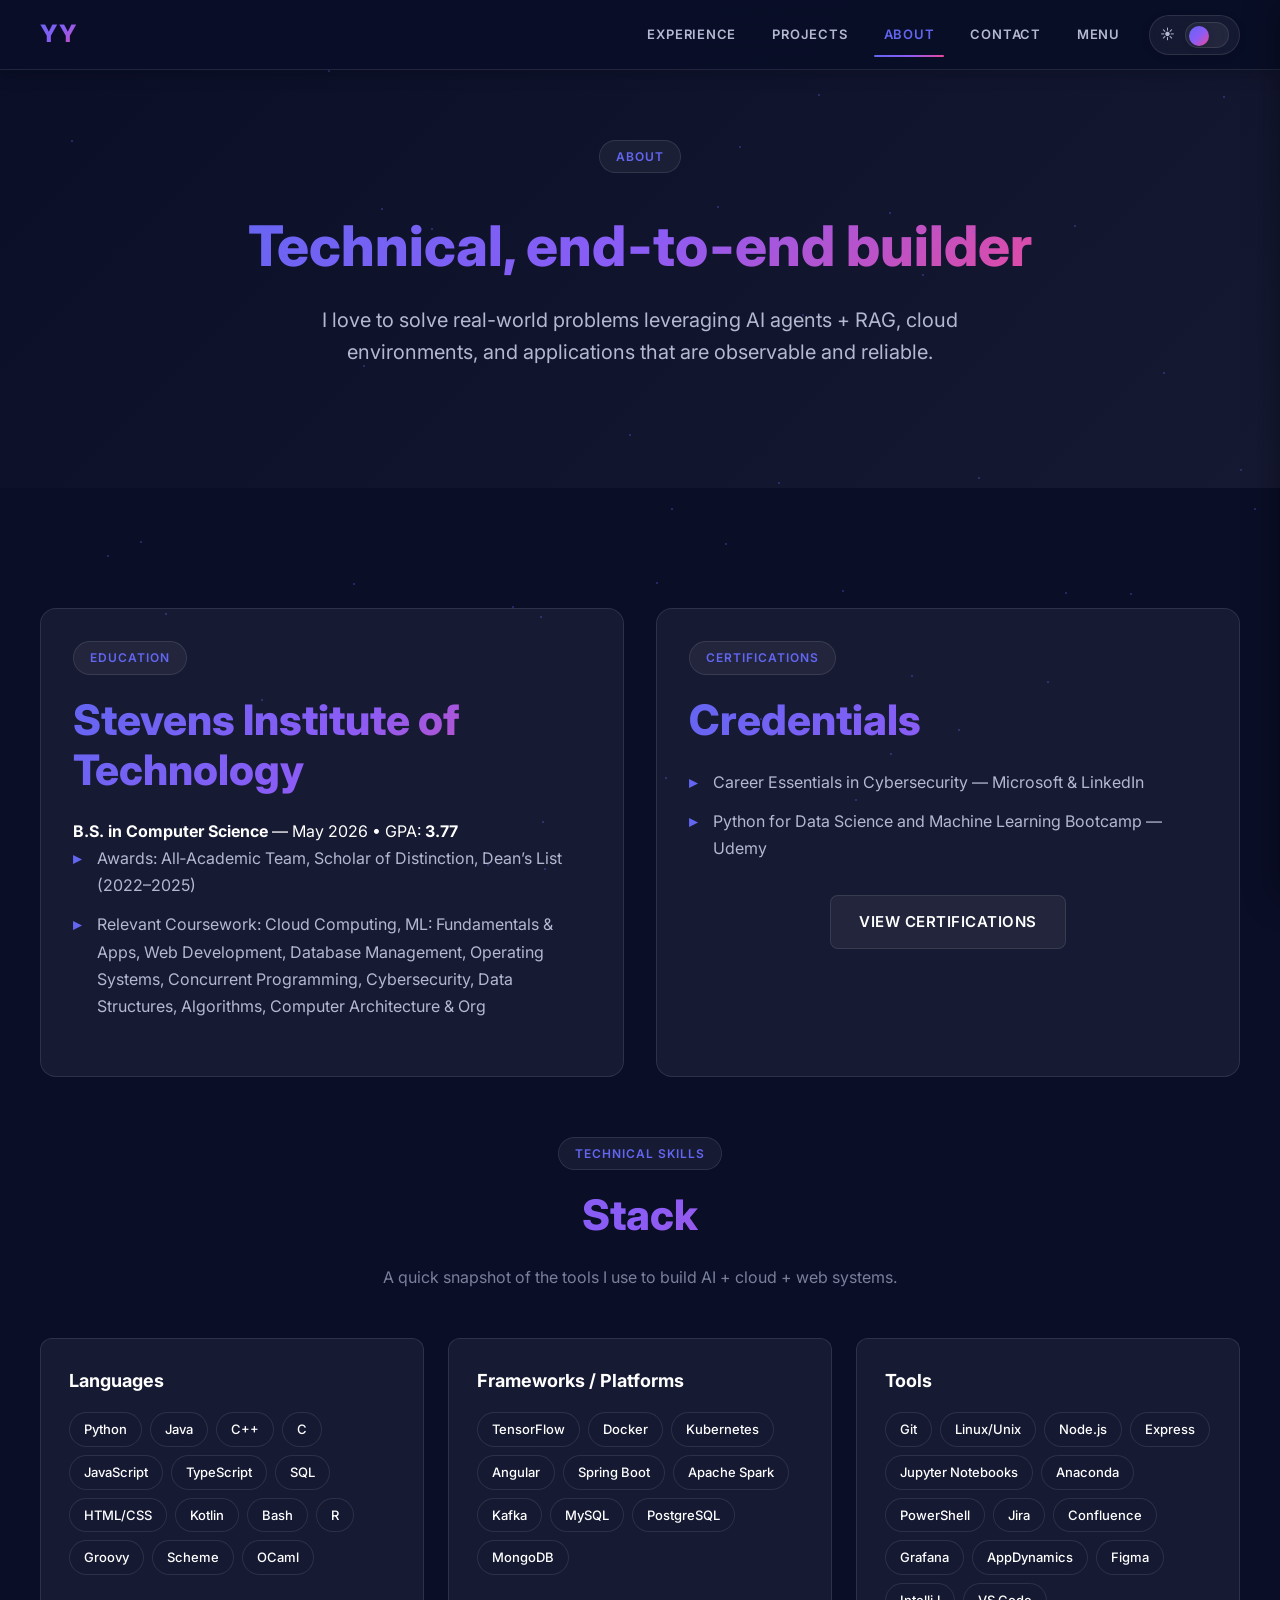
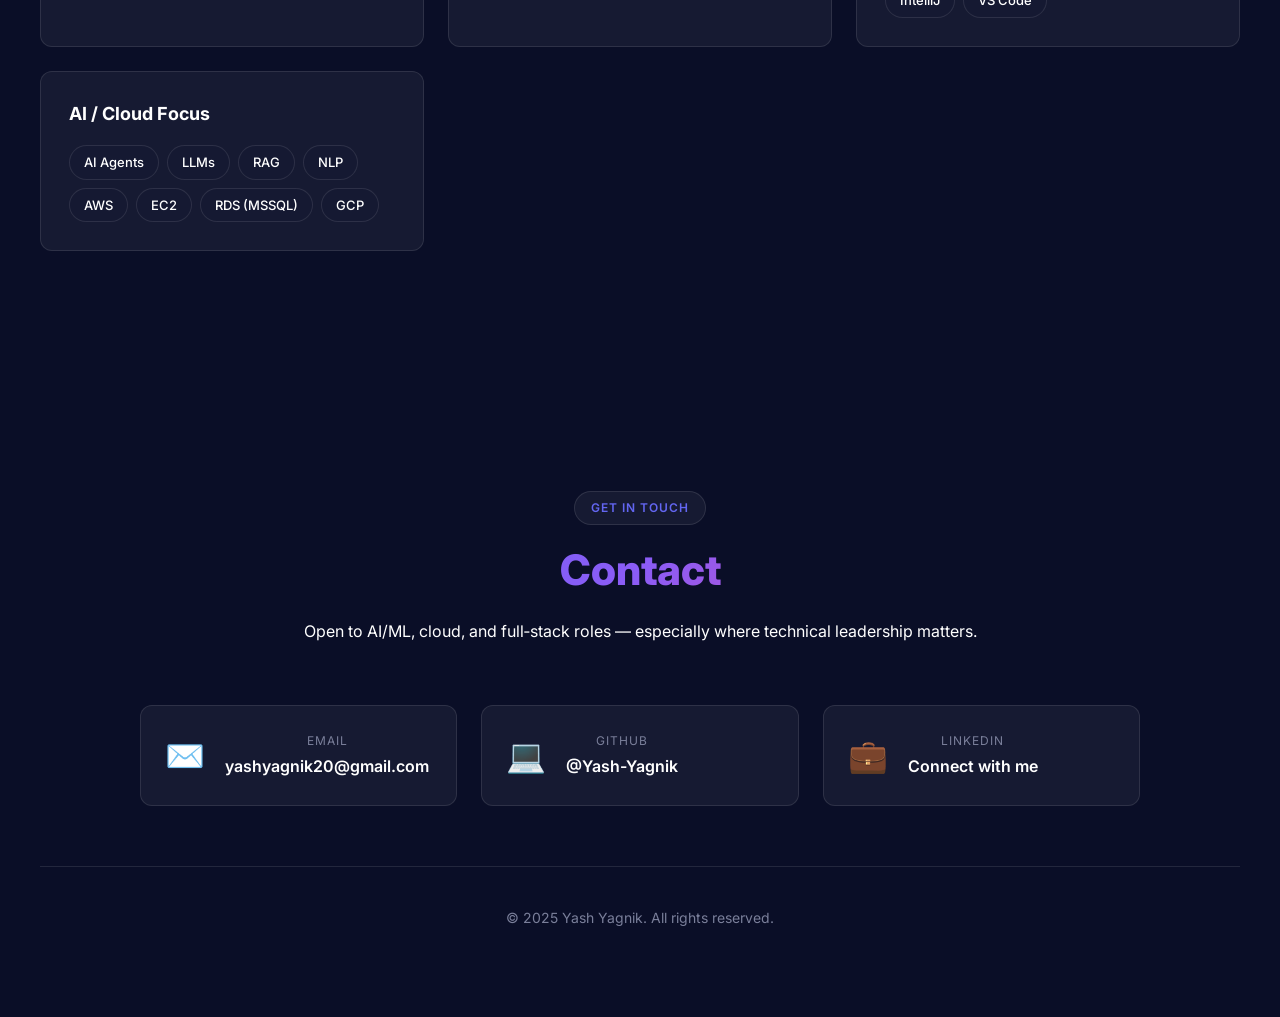
<file: about.html>
<!DOCTYPE HTML>
<html lang="en">
	<head>
		<meta charset="UTF-8">
		<meta name="viewport" content="width=device-width, initial-scale=1, user-scalable=no">
		<title>About | Yash Yagnik</title>
		<link rel="icon" type="image/png" href="Gemini_Generated_Image_cto2vccto2vccto2.png">
		<link rel="stylesheet" href="assets/css/modern.css">
		<link rel="preconnect" href="https://fonts.googleapis.com">
		<link rel="preconnect" href="https://fonts.gstatic.com" crossorigin>
		<link href="https://fonts.googleapis.com/css2?family=Inter:wght@300;400;500;600;700;800&family=JetBrains+Mono:wght@400;500;600&display=swap" rel="stylesheet">
		<noscript><link rel="stylesheet" href="assets/css/noscript.css"></noscript>
	</head>
	<body class="is-preload">
		<div class="particles" id="particles"></div>

		<div id="page-wrapper">
			<header id="header" class="alt">
				<div class="header-content">
					<a class="logo-text" id="logo-text" href="index.html" aria-label="Home">YY</a>
					<nav class="top-nav" aria-label="Primary">
						<a href="experience.html">Experience</a>
						<a href="projects.html">Projects</a>
						<a href="about.html" aria-current="page">About</a>
						<a href="#contact">Contact</a>
						<a href="#menu" class="menu-toggle">Menu</a>
					</nav>
					<div class="theme-switch" title="Light/Dark mode">
						<span class="theme-switch__icon" aria-hidden="true">☾</span>
						<button id="theme-toggle" class="theme-switch__btn" type="button" aria-label="Toggle light/dark mode" aria-pressed="false">
							<span class="theme-switch__thumb" aria-hidden="true"></span>
						</button>
					</div>
				</div>
			</header>

			<nav id="menu">
				<div class="inner">
					<h2>Navigation</h2>
					<ul class="links">
						<li><a href="index.html">Home</a></li>
						<li><a href="experience.html">Experience</a></li>
						<li><a href="projects.html">Projects</a></li>
						<li><a href="about.html">About</a></li>
						<li><a href="#contact">Contact</a></li>
					</ul>
					<a href="#" class="close">Close</a>
				</div>
			</nav>

			<section class="page-hero">
				<div class="page-hero__inner">
					<span class="section-label">About</span>
					<h1 class="page-title">Technical, end‑to‑end builder</h1>
					<p class="page-subtitle">
						I love to solve real-world problems leveraging AI agents + RAG, cloud environments, and applications that are observable and reliable.
					</p>
				</div>
			</section>

			<section class="section-card">
				<div class="inner">
					<div class="two-col">
						<div class="card">
							<span class="section-label">Education</span>
							<h2 class="major">Stevens Institute of Technology</h2>
							<p><strong>B.S. in Computer Science</strong> — May 2026 • GPA: <strong>3.77</strong></p>
							<ul class="bullet-list">
								<li>Awards: All‑Academic Team, Scholar of Distinction, Dean’s List (2022–2025)</li>
								<li>Relevant Coursework: Cloud Computing, ML: Fundamentals &amp; Apps, Web Development, Database Management, Operating Systems, Concurrent Programming, Cybersecurity, Data Structures, Algorithms, Computer Architecture &amp; Org</li>
							</ul>
						</div>

						<div class="card">
							<span class="section-label">Certifications</span>
							<h2 class="major">Credentials</h2>
							<ul class="bullet-list">
								<li>Career Essentials in Cybersecurity — Microsoft &amp; LinkedIn</li>
								<li>Python for Data Science and Machine Learning Bootcamp — Udemy</li>
							</ul>
							<div class="hero-cta">
								<a class="cta secondary" href="https://www.linkedin.com/in/yash-yagnik-648045245/details/certifications/" rel="noopener noreferrer" target="_blank">View Certifications</a>
							</div>
						</div>
					</div>

					<div class="skills">
						<div class="skills-header">
							<span class="section-label">Technical Skills</span>
							<h2 class="major">Stack</h2>
							<p class="muted">A quick snapshot of the tools I use to build AI + cloud + web systems.</p>
						</div>

						<div class="skills-grid">
							<div class="skill-card">
								<h3>Languages</h3>
								<div class="pill-grid">
									<span class="pill">Python</span><span class="pill">Java</span><span class="pill">C++</span><span class="pill">C</span><span class="pill">JavaScript</span><span class="pill">TypeScript</span><span class="pill">SQL</span><span class="pill">HTML/CSS</span><span class="pill">Kotlin</span><span class="pill">Bash</span><span class="pill">R</span><span class="pill">Groovy</span><span class="pill">Scheme</span><span class="pill">OCaml</span>
								</div>
							</div>

							<div class="skill-card">
								<h3>Frameworks / Platforms</h3>
								<div class="pill-grid">
									<span class="pill">TensorFlow</span><span class="pill">Docker</span><span class="pill">Kubernetes</span><span class="pill">Angular</span><span class="pill">Spring Boot</span><span class="pill">Apache Spark</span><span class="pill">Kafka</span><span class="pill">MySQL</span><span class="pill">PostgreSQL</span><span class="pill">MongoDB</span>
								</div>
							</div>

							<div class="skill-card">
								<h3>Tools</h3>
								<div class="pill-grid">
									<span class="pill">Git</span><span class="pill">Linux/Unix</span><span class="pill">Node.js</span><span class="pill">Express</span><span class="pill">Jupyter Notebooks</span><span class="pill">Anaconda</span><span class="pill">PowerShell</span><span class="pill">Jira</span><span class="pill">Confluence</span><span class="pill">Grafana</span><span class="pill">AppDynamics</span><span class="pill">Figma</span><span class="pill">IntelliJ</span><span class="pill">VS Code</span>
								</div>
							</div>

							<div class="skill-card">
								<h3>AI / Cloud Focus</h3>
								<div class="pill-grid">
									<span class="pill">AI Agents</span><span class="pill">LLMs</span><span class="pill">RAG</span><span class="pill">NLP</span><span class="pill">AWS</span><span class="pill">EC2</span><span class="pill">RDS (MSSQL)</span><span class="pill">GCP</span>
								</div>
							</div>
						</div>
					</div>
				</div>
			</section>

			<section id="contact" class="contact-section">
				<div class="inner">
					<div class="contact-content">
						<span class="section-label">Get In Touch</span>
						<h2 class="major">Contact</h2>
						<p>Open to AI/ML, cloud, and full‑stack roles — especially where technical leadership matters.</p>
						<div class="contact-grid">
							<a href="mailto:yashyagnik20@gmail.com" class="contact-item" rel="noopener noreferrer">
								<span class="contact-icon">✉️</span>
								<div>
									<div class="contact-label">Email</div>
									<div class="contact-value">yashyagnik20@gmail.com</div>
								</div>
							</a>
							<a href="https://github.com/Yash-Yagnik" class="contact-item" rel="noopener noreferrer" target="_blank">
								<span class="contact-icon">💻</span>
								<div>
									<div class="contact-label">GitHub</div>
									<div class="contact-value">@Yash-Yagnik</div>
								</div>
							</a>
							<a href="https://www.linkedin.com/in/yash-yagnik-648045245/" class="contact-item" rel="noopener noreferrer" target="_blank">
								<span class="contact-icon">💼</span>
								<div>
									<div class="contact-label">LinkedIn</div>
									<div class="contact-value">Connect with me</div>
								</div>
							</a>
						</div>
					</div>
					<div class="footer-bottom">
						<p class="copyright">&copy; 2025 Yash Yagnik. All rights reserved.</p>
					</div>
				</div>
			</section>
		</div>

		<script src="assets/js/jquery.min.js"></script>
		<script src="assets/js/jquery.scrollex.min.js"></script>
		<script src="assets/js/browser.min.js"></script>
		<script src="assets/js/breakpoints.min.js"></script>
		<script src="assets/js/util.js"></script>
		<script src="assets/js/main.js"></script>
		<script src="assets/js/modern.js"></script>
	</body>
</html>
</file>
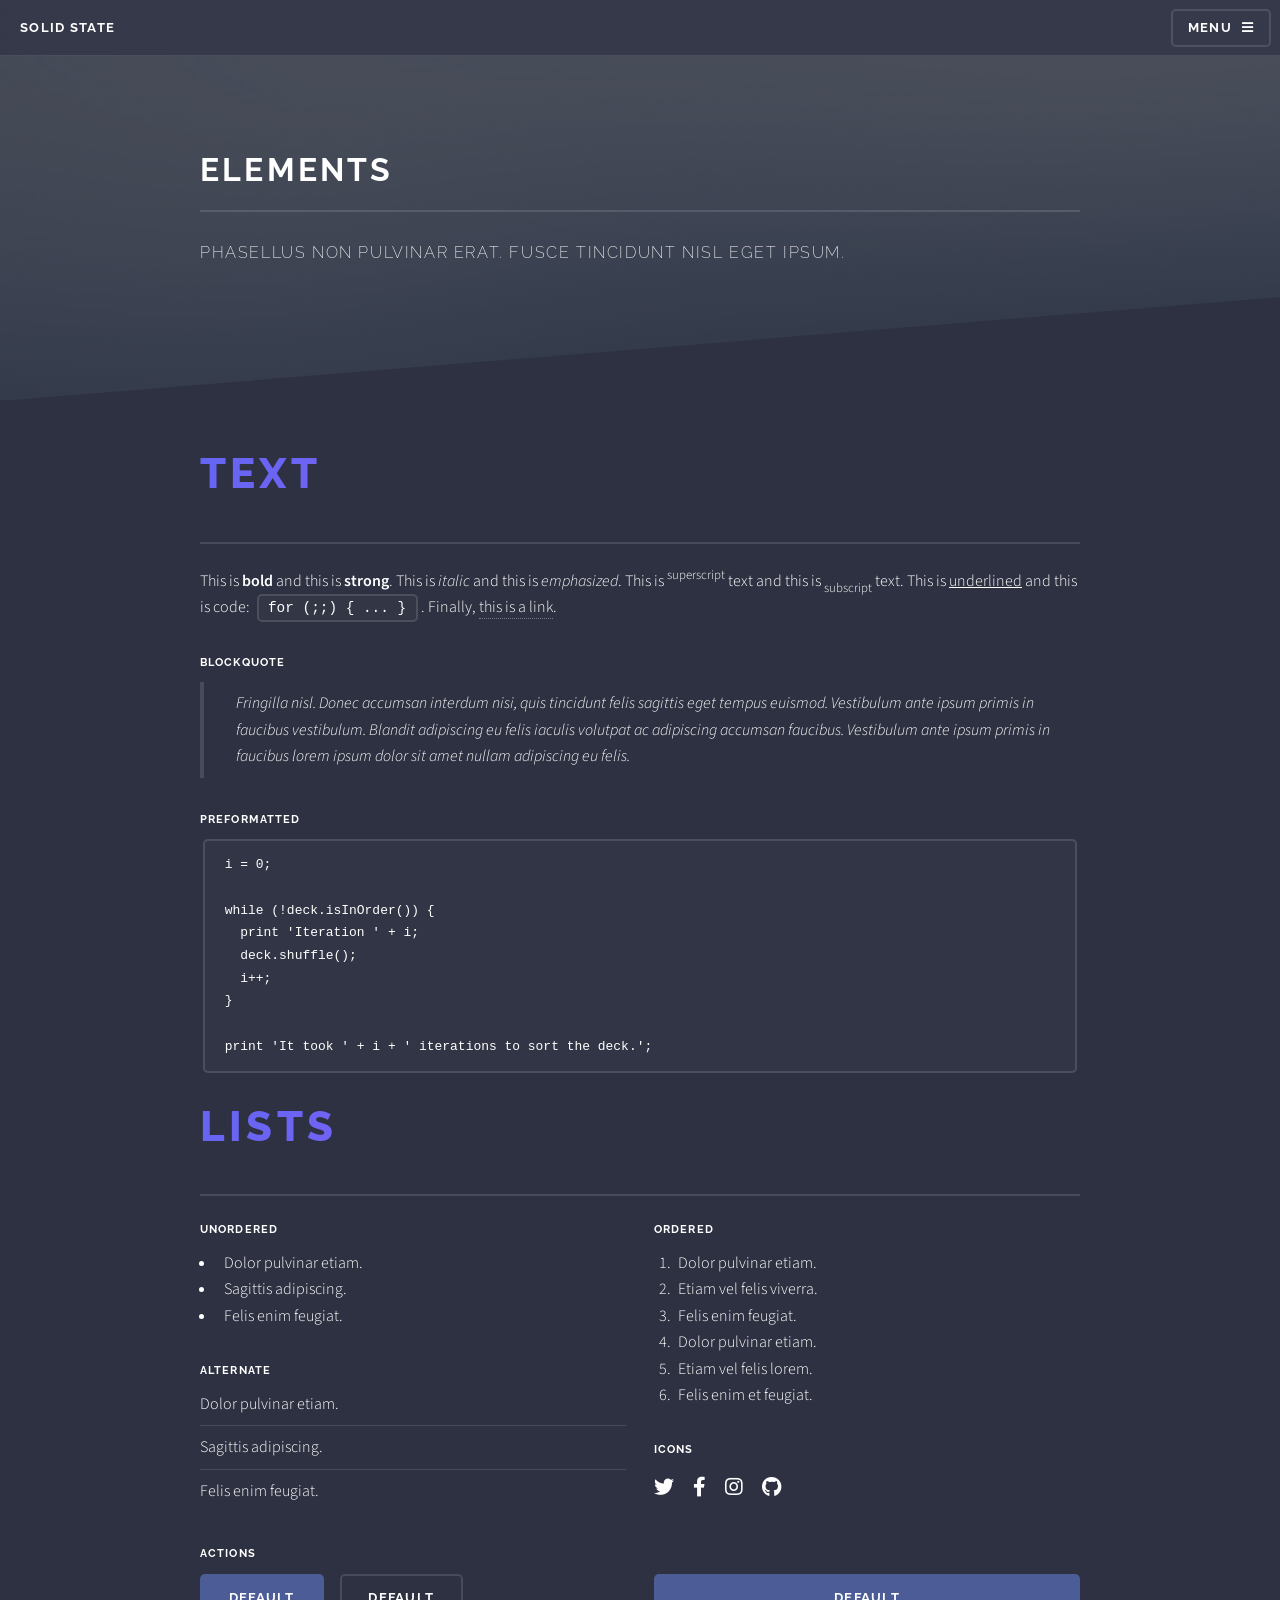
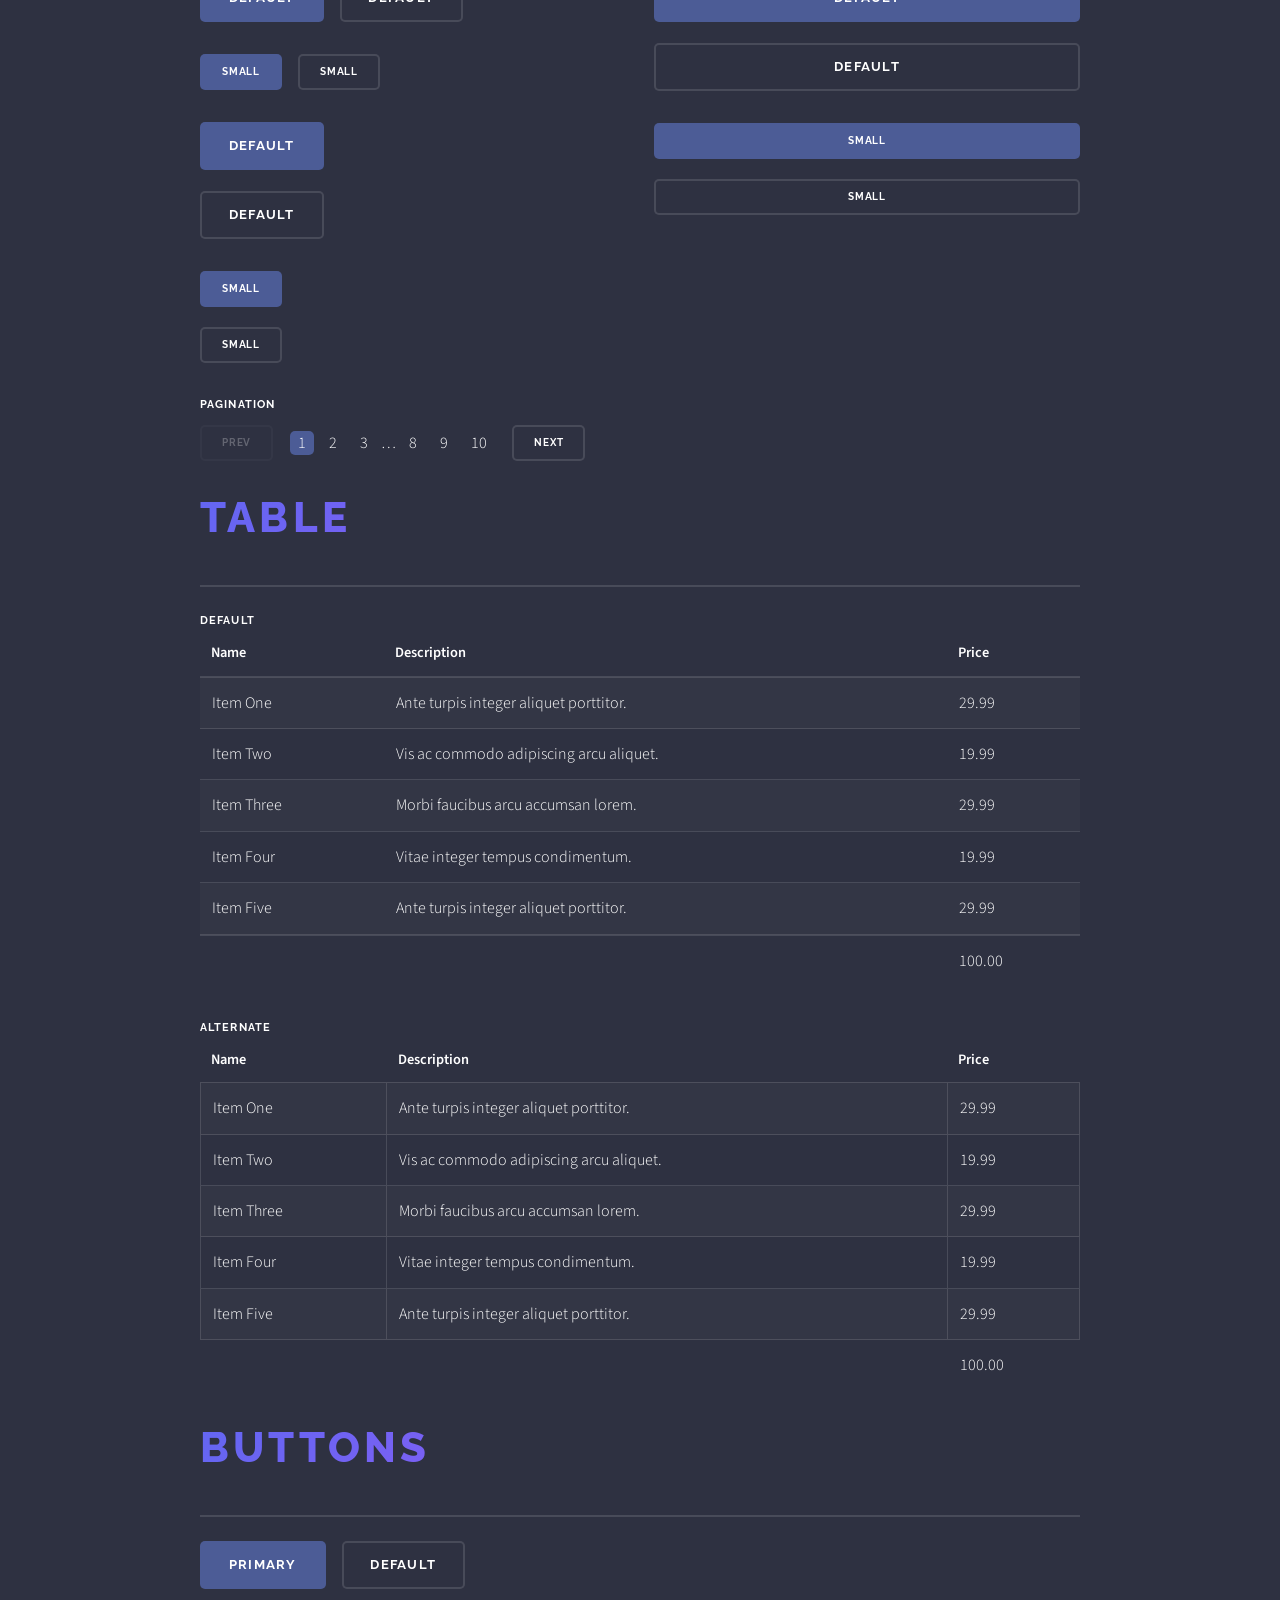
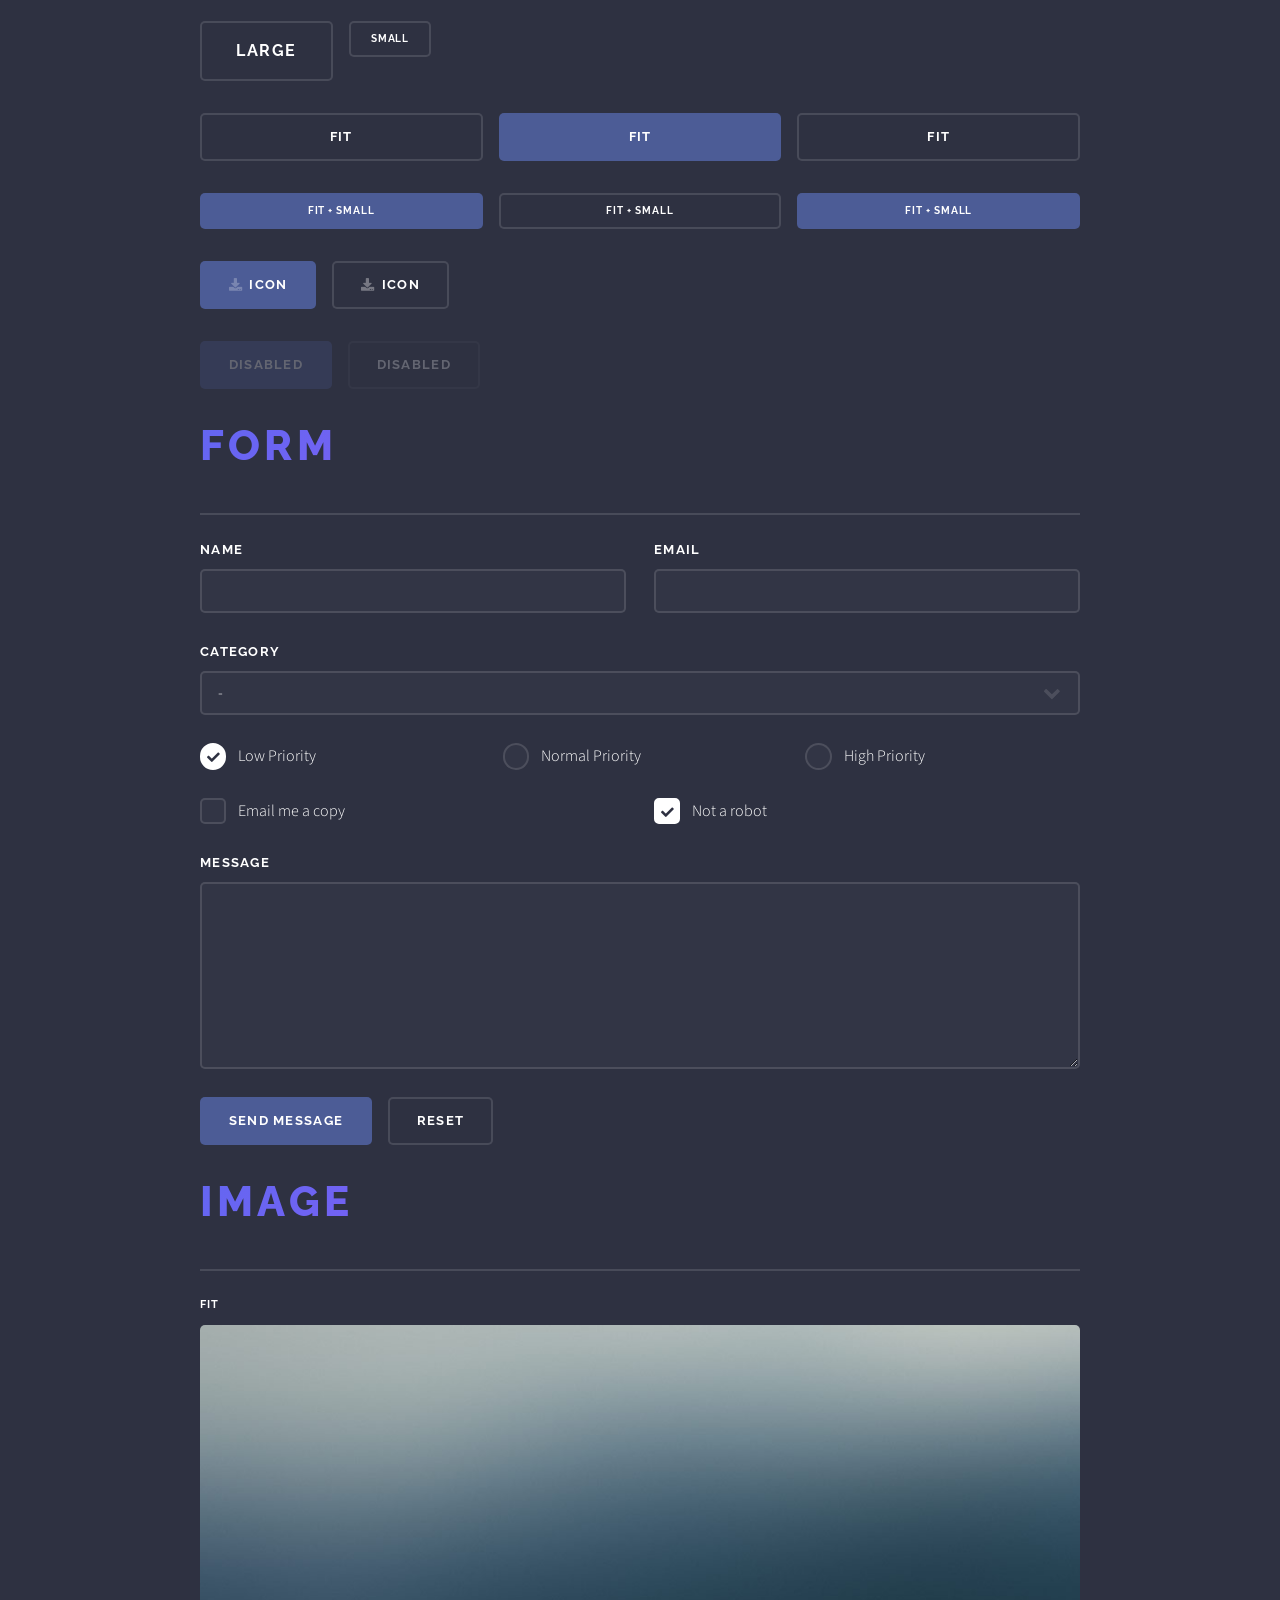
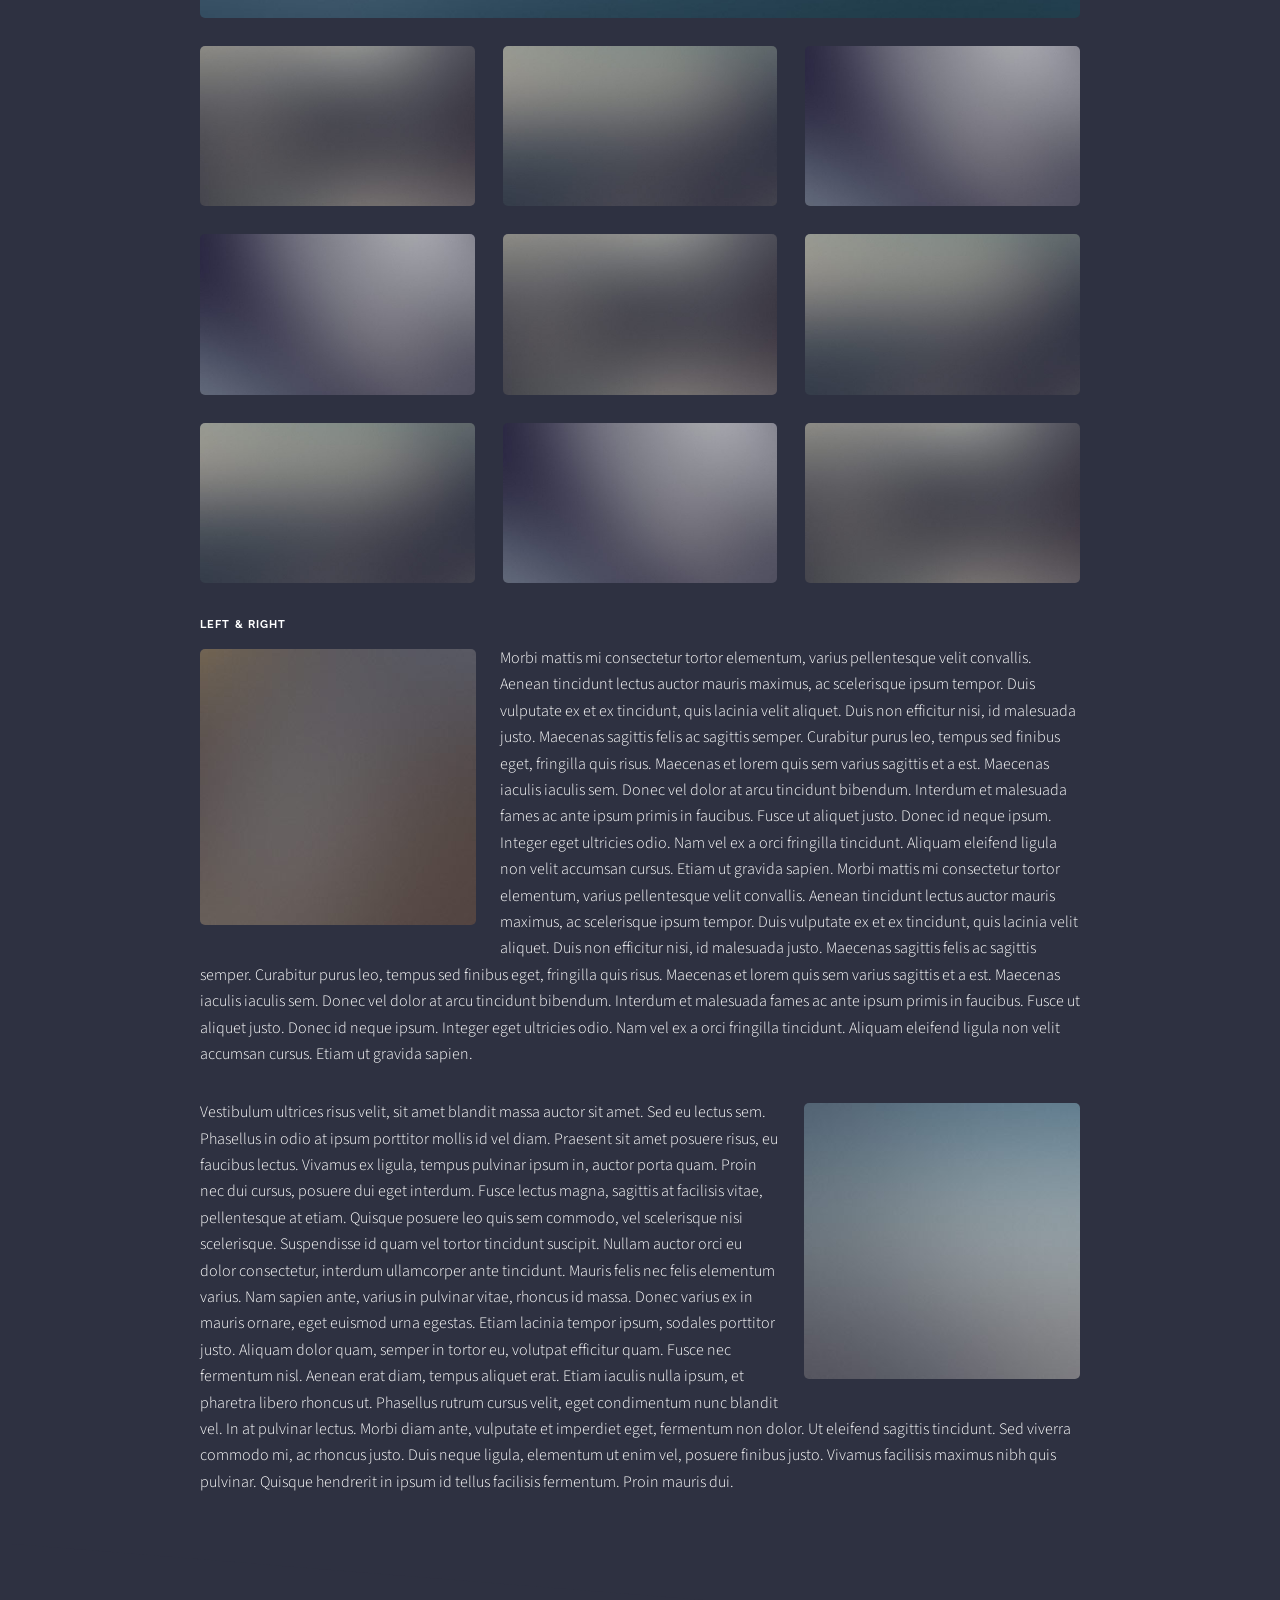
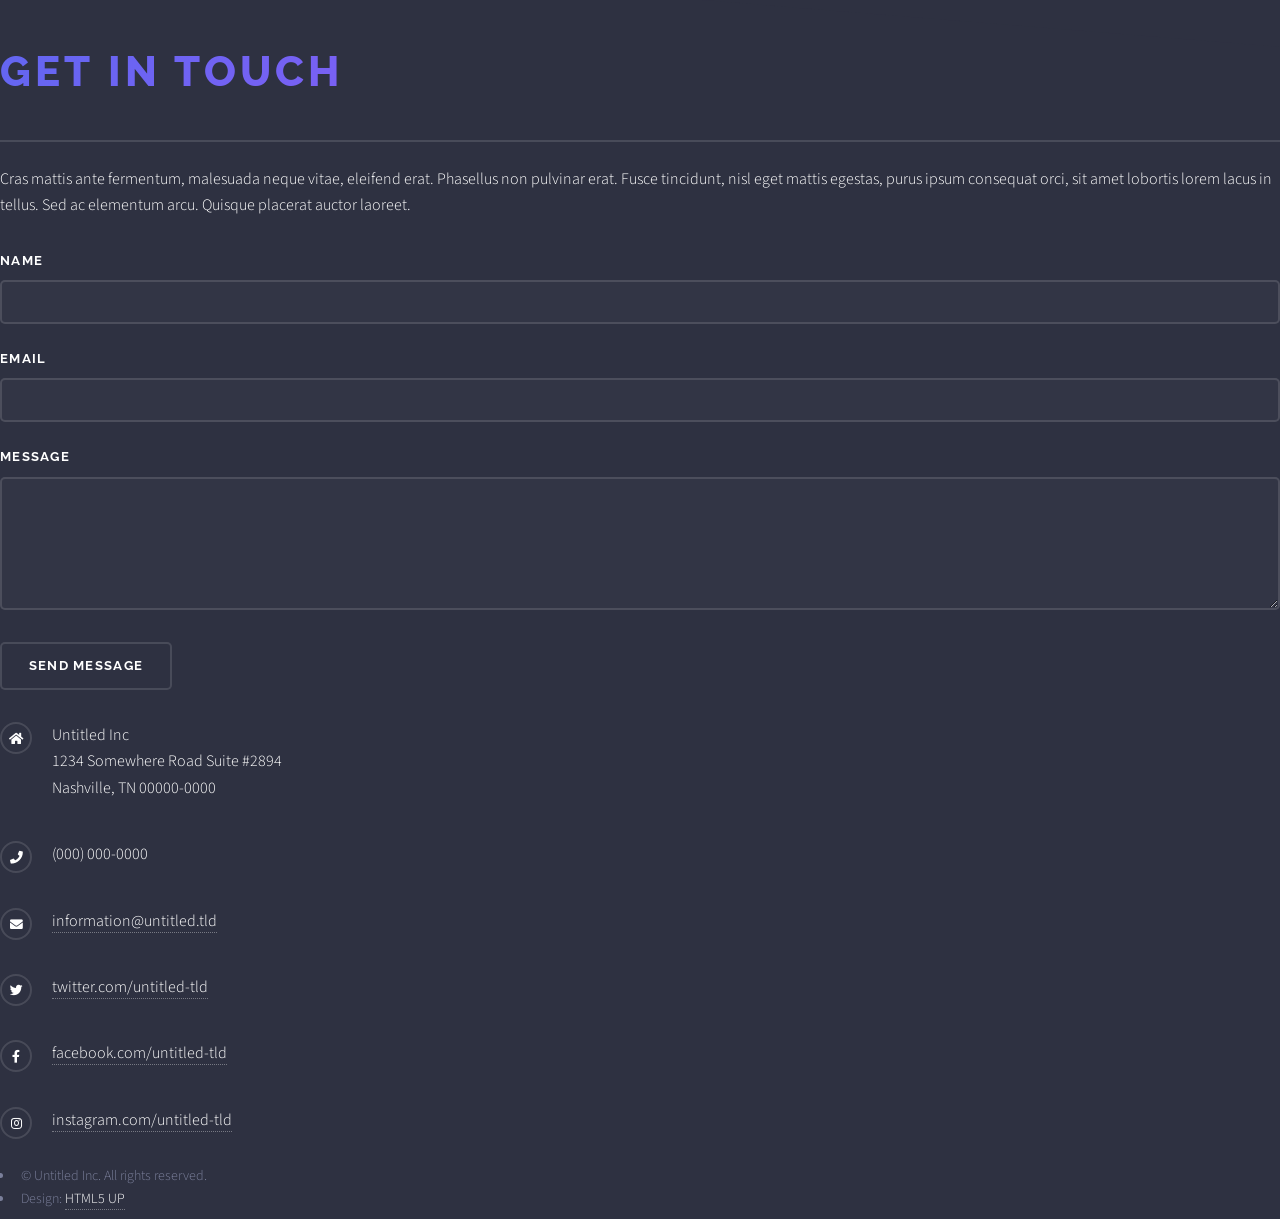
<file: elements.html>
<!DOCTYPE HTML>
<!--
	Solid State by HTML5 UP
	html5up.net | @ajlkn
	Free for personal and commercial use under the CCA 3.0 license (html5up.net/license)
-->
<html>
	<head>
		<title>Elements - Solid State by HTML5 UP</title>
		<meta charset="utf-8" />
		<meta name="viewport" content="width=device-width, initial-scale=1, user-scalable=no" />
		<link rel="stylesheet" href="assets/css/main.css" />
		<noscript><link rel="stylesheet" href="assets/css/noscript.css" /></noscript>
	</head>
	<body class="is-preload">

		<!-- Page Wrapper -->
			<div id="page-wrapper">

				<!-- Header -->
					<header id="header">
						<h1><a href="index.html">Solid State</a></h1>
						<nav>
							<a href="#menu">Menu</a>
						</nav>
					</header>

				<!-- Menu -->
					<nav id="menu">
						<div class="inner">
							<h2>Menu</h2>
							<ul class="links">
								<li><a href="index.html">Home</a></li>
								<li><a href="generic.html">Projects</a></li>
								<li><a href="elements.html">Contact</a></li>
							</ul>
							<a href="#" class="close">Close</a>
						</div>
					</nav>

				<!-- Wrapper -->
					<section id="wrapper">
						<header>
							<div class="inner">
								<h2>Elements</h2>
								<p>Phasellus non pulvinar erat. Fusce tincidunt nisl eget ipsum.</p>
							</div>
						</header>

						<!-- Content -->
							<div class="wrapper">
								<div class="inner">

									<section>
										<h3 class="major">Text</h3>
										<p>This is <b>bold</b> and this is <strong>strong</strong>. This is <i>italic</i> and this is <em>emphasized</em>.
										This is <sup>superscript</sup> text and this is <sub>subscript</sub> text.
										This is <u>underlined</u> and this is code: <code>for (;;) { ... }</code>. Finally, <a href="#">this is a link</a>.</p>
										<h4>Blockquote</h4>
										<blockquote>Fringilla nisl. Donec accumsan interdum nisi, quis tincidunt felis sagittis eget tempus euismod. Vestibulum ante ipsum primis in faucibus vestibulum. Blandit adipiscing eu felis iaculis volutpat ac adipiscing accumsan faucibus. Vestibulum ante ipsum primis in faucibus lorem ipsum dolor sit amet nullam adipiscing eu felis.</blockquote>
										<h4>Preformatted</h4>
										<pre><code>i = 0;

while (!deck.isInOrder()) {
  print 'Iteration ' + i;
  deck.shuffle();
  i++;
}

print 'It took ' + i + ' iterations to sort the deck.';</code></pre>
									</section>

									<section>
										<h3 class="major">Lists</h3>
										<div class="row">
											<div class="col-6 col-12-medium">
												<h4>Unordered</h4>
												<ul>
													<li>Dolor pulvinar etiam.</li>
													<li>Sagittis adipiscing.</li>
													<li>Felis enim feugiat.</li>
												</ul>
												<h4>Alternate</h4>
												<ul class="alt">
													<li>Dolor pulvinar etiam.</li>
													<li>Sagittis adipiscing.</li>
													<li>Felis enim feugiat.</li>
												</ul>
											</div>
											<div class="col-6 col-12-medium">
												<h4>Ordered</h4>
												<ol>
													<li>Dolor pulvinar etiam.</li>
													<li>Etiam vel felis viverra.</li>
													<li>Felis enim feugiat.</li>
													<li>Dolor pulvinar etiam.</li>
													<li>Etiam vel felis lorem.</li>
													<li>Felis enim et feugiat.</li>
												</ol>
												<h4>Icons</h4>
												<ul class="icons">
													<li><a href="#" class="icon brands fa-twitter"><span class="label">Twitter</span></a></li>
													<li><a href="#" class="icon brands fa-facebook-f"><span class="label">Facebook</span></a></li>
													<li><a href="#" class="icon brands fa-instagram"><span class="label">Instagram</span></a></li>
													<li><a href="#" class="icon brands fa-github"><span class="label">Github</span></a></li>
												</ul>
											</div>
										</div>
										<h4>Actions</h4>
										<div class="row">
											<div class="col-6 col-12-medium">
												<ul class="actions">
													<li><a href="#" class="button primary">Default</a></li>
													<li><a href="#" class="button">Default</a></li>
												</ul>
												<ul class="actions small">
													<li><a href="#" class="button primary small">Small</a></li>
													<li><a href="#" class="button small">Small</a></li>
												</ul>
												<ul class="actions stacked">
													<li><a href="#" class="button primary">Default</a></li>
													<li><a href="#" class="button">Default</a></li>
												</ul>
												<ul class="actions stacked small">
													<li><a href="#" class="button primary small">Small</a></li>
													<li><a href="#" class="button small">Small</a></li>
												</ul>
											</div>
											<div class="col-6 col-12-medium">
												<ul class="actions stacked">
													<li><a href="#" class="button primary fit">Default</a></li>
													<li><a href="#" class="button fit">Default</a></li>
												</ul>
												<ul class="actions stacked small">
													<li><a href="#" class="button primary small fit">Small</a></li>
													<li><a href="#" class="button small fit">Small</a></li>
												</ul>
											</div>
										</div>
										<h4>Pagination</h4>
										<ul class="pagination">
											<li><span class="button small disabled">Prev</span></li>
											<li><a href="#" class="page active">1</a></li>
											<li><a href="#" class="page">2</a></li>
											<li><a href="#" class="page">3</a></li>
											<li><span>&hellip;</span></li>
											<li><a href="#" class="page">8</a></li>
											<li><a href="#" class="page">9</a></li>
											<li><a href="#" class="page">10</a></li>
											<li><a href="#" class="button small">Next</a></li>
										</ul>
									</section>

									<section>
										<h3 class="major">Table</h3>
										<h4>Default</h4>
										<div class="table-wrapper">
											<table>
												<thead>
													<tr>
														<th>Name</th>
														<th>Description</th>
														<th>Price</th>
													</tr>
												</thead>
												<tbody>
													<tr>
														<td>Item One</td>
														<td>Ante turpis integer aliquet porttitor.</td>
														<td>29.99</td>
													</tr>
													<tr>
														<td>Item Two</td>
														<td>Vis ac commodo adipiscing arcu aliquet.</td>
														<td>19.99</td>
													</tr>
													<tr>
														<td>Item Three</td>
														<td> Morbi faucibus arcu accumsan lorem.</td>
														<td>29.99</td>
													</tr>
													<tr>
														<td>Item Four</td>
														<td>Vitae integer tempus condimentum.</td>
														<td>19.99</td>
													</tr>
													<tr>
														<td>Item Five</td>
														<td>Ante turpis integer aliquet porttitor.</td>
														<td>29.99</td>
													</tr>
												</tbody>
												<tfoot>
													<tr>
														<td colspan="2"></td>
														<td>100.00</td>
													</tr>
												</tfoot>
											</table>
										</div>

										<h4>Alternate</h4>
										<div class="table-wrapper">
											<table class="alt">
												<thead>
													<tr>
														<th>Name</th>
														<th>Description</th>
														<th>Price</th>
													</tr>
												</thead>
												<tbody>
													<tr>
														<td>Item One</td>
														<td>Ante turpis integer aliquet porttitor.</td>
														<td>29.99</td>
													</tr>
													<tr>
														<td>Item Two</td>
														<td>Vis ac commodo adipiscing arcu aliquet.</td>
														<td>19.99</td>
													</tr>
													<tr>
														<td>Item Three</td>
														<td> Morbi faucibus arcu accumsan lorem.</td>
														<td>29.99</td>
													</tr>
													<tr>
														<td>Item Four</td>
														<td>Vitae integer tempus condimentum.</td>
														<td>19.99</td>
													</tr>
													<tr>
														<td>Item Five</td>
														<td>Ante turpis integer aliquet porttitor.</td>
														<td>29.99</td>
													</tr>
												</tbody>
												<tfoot>
													<tr>
														<td colspan="2"></td>
														<td>100.00</td>
													</tr>
												</tfoot>
											</table>
										</div>
									</section>

									<section>
										<h3 class="major">Buttons</h3>
										<ul class="actions">
											<li><a href="#" class="button primary">Primary</a></li>
											<li><a href="#" class="button">Default</a></li>
										</ul>
										<ul class="actions">
											<li><a href="#" class="button large">Large</a></li>
											<li><a href="#" class="button small">Small</a></li>
										</ul>
										<ul class="actions fit">
											<li><a href="#" class="button fit">Fit</a></li>
											<li><a href="#" class="button primary fit">Fit</a></li>
											<li><a href="#" class="button fit">Fit</a></li>
										</ul>
										<ul class="actions fit small">
											<li><a href="#" class="button primary fit small">Fit + Small</a></li>
											<li><a href="#" class="button fit small">Fit + Small</a></li>
											<li><a href="#" class="button primary fit small">Fit + Small</a></li>
										</ul>
										<ul class="actions">
											<li><a href="#" class="button primary icon solid fa-download">Icon</a></li>
											<li><a href="#" class="button icon solid fa-download">Icon</a></li>
										</ul>
										<ul class="actions">
											<li><span class="button primary disabled">Disabled</span></li>
											<li><span class="button disabled">Disabled</span></li>
										</ul>
									</section>

									<section>
										<h3 class="major">Form</h3>
										<form method="post" action="#">
											<div class="row gtr-uniform">
												<div class="col-6 col-12-xsmall">
													<label for="demo-name">Name</label>
													<input type="text" name="demo-name" id="demo-name" value="" />
												</div>
												<div class="col-6 col-12-xsmall">
													<label for="demo-email">Email</label>
													<input type="email" name="demo-email" id="demo-email" value="" />
												</div>
												<div class="col-12">
													<label for="demo-category">Category</label>
													<select name="demo-category" id="demo-category">
														<option value="">-</option>
														<option value="1">Manufacturing</option>
														<option value="1">Shipping</option>
														<option value="1">Administration</option>
														<option value="1">Human Resources</option>
													</select>
												</div>
												<div class="col-4 col-12-small">
													<input type="radio" id="demo-priority-low" name="demo-priority" checked>
													<label for="demo-priority-low">Low Priority</label>
												</div>
												<div class="col-4 col-12-small">
													<input type="radio" id="demo-priority-normal" name="demo-priority">
													<label for="demo-priority-normal">Normal Priority</label>
												</div>
												<div class="col-4 col-12-small">
													<input type="radio" id="demo-priority-high" name="demo-priority">
													<label for="demo-priority-high">High Priority</label>
												</div>
												<div class="col-6 col-12-small">
													<input type="checkbox" id="demo-copy" name="demo-copy">
													<label for="demo-copy">Email me a copy</label>
												</div>
												<div class="col-6 col-12-small">
													<input type="checkbox" id="demo-human" name="demo-human" checked>
													<label for="demo-human">Not a robot</label>
												</div>
												<div class="col-12">
													<label for="demo-message">Message</label>
													<textarea name="demo-message" id="demo-message" rows="6"></textarea>
												</div>
												<div class="col-12">
													<ul class="actions">
														<li><input type="submit" value="Send Message" class="primary" /></li>
														<li><input type="reset" value="Reset" /></li>
													</ul>
												</div>
											</div>
										</form>
									</section>

									<section>
										<h3 class="major">Image</h3>
										<h4>Fit</h4>
										<div class="box alt">
											<div class="row gtr-uniform">
												<div class="col-12"><span class="image fit"><img src="images/pic08.jpg" alt="" /></span></div>
												<div class="col-4"><span class="image fit"><img src="images/pic05.jpg" alt="" /></span></div>
												<div class="col-4"><span class="image fit"><img src="images/pic06.jpg" alt="" /></span></div>
												<div class="col-4"><span class="image fit"><img src="images/pic07.jpg" alt="" /></span></div>
												<div class="col-4"><span class="image fit"><img src="images/pic07.jpg" alt="" /></span></div>
												<div class="col-4"><span class="image fit"><img src="images/pic05.jpg" alt="" /></span></div>
												<div class="col-4"><span class="image fit"><img src="images/pic06.jpg" alt="" /></span></div>
												<div class="col-4"><span class="image fit"><img src="images/pic06.jpg" alt="" /></span></div>
												<div class="col-4"><span class="image fit"><img src="images/pic07.jpg" alt="" /></span></div>
												<div class="col-4"><span class="image fit"><img src="images/pic05.jpg" alt="" /></span></div>
											</div>
										</div>
										<h4>Left &amp; Right</h4>
										<p><span class="image left"><img src="images/pic01.jpg" alt="" /></span>Morbi mattis mi consectetur tortor elementum, varius pellentesque velit convallis. Aenean tincidunt lectus auctor mauris maximus, ac scelerisque ipsum tempor. Duis vulputate ex et ex tincidunt, quis lacinia velit aliquet. Duis non efficitur nisi, id malesuada justo. Maecenas sagittis felis ac sagittis semper. Curabitur purus leo, tempus sed finibus eget, fringilla quis risus. Maecenas et lorem quis sem varius sagittis et a est. Maecenas iaculis iaculis sem. Donec vel dolor at arcu tincidunt bibendum. Interdum et malesuada fames ac ante ipsum primis in faucibus. Fusce ut aliquet justo. Donec id neque ipsum. Integer eget ultricies odio. Nam vel ex a orci fringilla tincidunt. Aliquam eleifend ligula non velit accumsan cursus. Etiam ut gravida sapien. Morbi mattis mi consectetur tortor elementum, varius pellentesque velit convallis. Aenean tincidunt lectus auctor mauris maximus, ac scelerisque ipsum tempor. Duis vulputate ex et ex tincidunt, quis lacinia velit aliquet. Duis non efficitur nisi, id malesuada justo. Maecenas sagittis felis ac sagittis semper. Curabitur purus leo, tempus sed finibus eget, fringilla quis risus. Maecenas et lorem quis sem varius sagittis et a est. Maecenas iaculis iaculis sem. Donec vel dolor at arcu tincidunt bibendum. Interdum et malesuada fames ac ante ipsum primis in faucibus. Fusce ut aliquet justo. Donec id neque ipsum. Integer eget ultricies odio. Nam vel ex a orci fringilla tincidunt. Aliquam eleifend ligula non velit accumsan cursus. Etiam ut gravida sapien.</p>
										<p><span class="image right"><img src="images/pic02.jpg" alt="" /></span>Vestibulum ultrices risus velit, sit amet blandit massa auctor sit amet. Sed eu lectus sem. Phasellus in odio at ipsum porttitor mollis id vel diam. Praesent sit amet posuere risus, eu faucibus lectus. Vivamus ex ligula, tempus pulvinar ipsum in, auctor porta quam. Proin nec dui cursus, posuere dui eget interdum. Fusce lectus magna, sagittis at facilisis vitae, pellentesque at etiam. Quisque posuere leo quis sem commodo, vel scelerisque nisi scelerisque. Suspendisse id quam vel tortor tincidunt suscipit. Nullam auctor orci eu dolor consectetur, interdum ullamcorper ante tincidunt. Mauris felis nec felis elementum varius. Nam sapien ante, varius in pulvinar vitae, rhoncus id massa. Donec varius ex in mauris ornare, eget euismod urna egestas. Etiam lacinia tempor ipsum, sodales porttitor justo. Aliquam dolor quam, semper in tortor eu, volutpat efficitur quam. Fusce nec fermentum nisl. Aenean erat diam, tempus aliquet erat. Etiam iaculis nulla ipsum, et pharetra libero rhoncus ut. Phasellus rutrum cursus velit, eget condimentum nunc blandit vel. In at pulvinar lectus. Morbi diam ante, vulputate et imperdiet eget, fermentum non dolor. Ut eleifend sagittis tincidunt. Sed viverra commodo mi, ac rhoncus justo. Duis neque ligula, elementum ut enim vel, posuere finibus justo. Vivamus facilisis maximus nibh quis pulvinar. Quisque hendrerit in ipsum id tellus facilisis fermentum. Proin mauris dui.</p>
									</section>

								</div>
							</div>

					</section>

				<!-- Footer -->
					<section id="footer">
						<div class="inner">
							<h2 class="major">Get in touch</h2>
							<p>Cras mattis ante fermentum, malesuada neque vitae, eleifend erat. Phasellus non pulvinar erat. Fusce tincidunt, nisl eget mattis egestas, purus ipsum consequat orci, sit amet lobortis lorem lacus in tellus. Sed ac elementum arcu. Quisque placerat auctor laoreet.</p>
							<form method="post" action="#">
								<div class="fields">
									<div class="field">
										<label for="name">Name</label>
										<input type="text" name="name" id="name" />
									</div>
									<div class="field">
										<label for="email">Email</label>
										<input type="email" name="email" id="email" />
									</div>
									<div class="field">
										<label for="message">Message</label>
										<textarea name="message" id="message" rows="4"></textarea>
									</div>
								</div>
								<ul class="actions">
									<li><input type="submit" value="Send Message" /></li>
								</ul>
							</form>
							<ul class="contact">
								<li class="icon solid fa-home">
									Untitled Inc<br />
									1234 Somewhere Road Suite #2894<br />
									Nashville, TN 00000-0000
								</li>
								<li class="icon solid fa-phone">(000) 000-0000</li>
								<li class="icon solid fa-envelope"><a href="#">information@untitled.tld</a></li>
								<li class="icon brands fa-twitter"><a href="#">twitter.com/untitled-tld</a></li>
								<li class="icon brands fa-facebook-f"><a href="#">facebook.com/untitled-tld</a></li>
								<li class="icon brands fa-instagram"><a href="#">instagram.com/untitled-tld</a></li>
							</ul>
							<ul class="copyright">
								<li>&copy; Untitled Inc. All rights reserved.</li><li>Design: <a href="http://html5up.net">HTML5 UP</a></li>
							</ul>
						</div>
					</section>

			</div>

		<!-- Scripts -->
			<script src="assets/js/jquery.min.js"></script>
			<script src="assets/js/jquery.scrollex.min.js"></script>
			<script src="assets/js/browser.min.js"></script>
			<script src="assets/js/breakpoints.min.js"></script>
			<script src="assets/js/util.js"></script>
			<script src="assets/js/main.js"></script>

	</body>
</html>
</file>
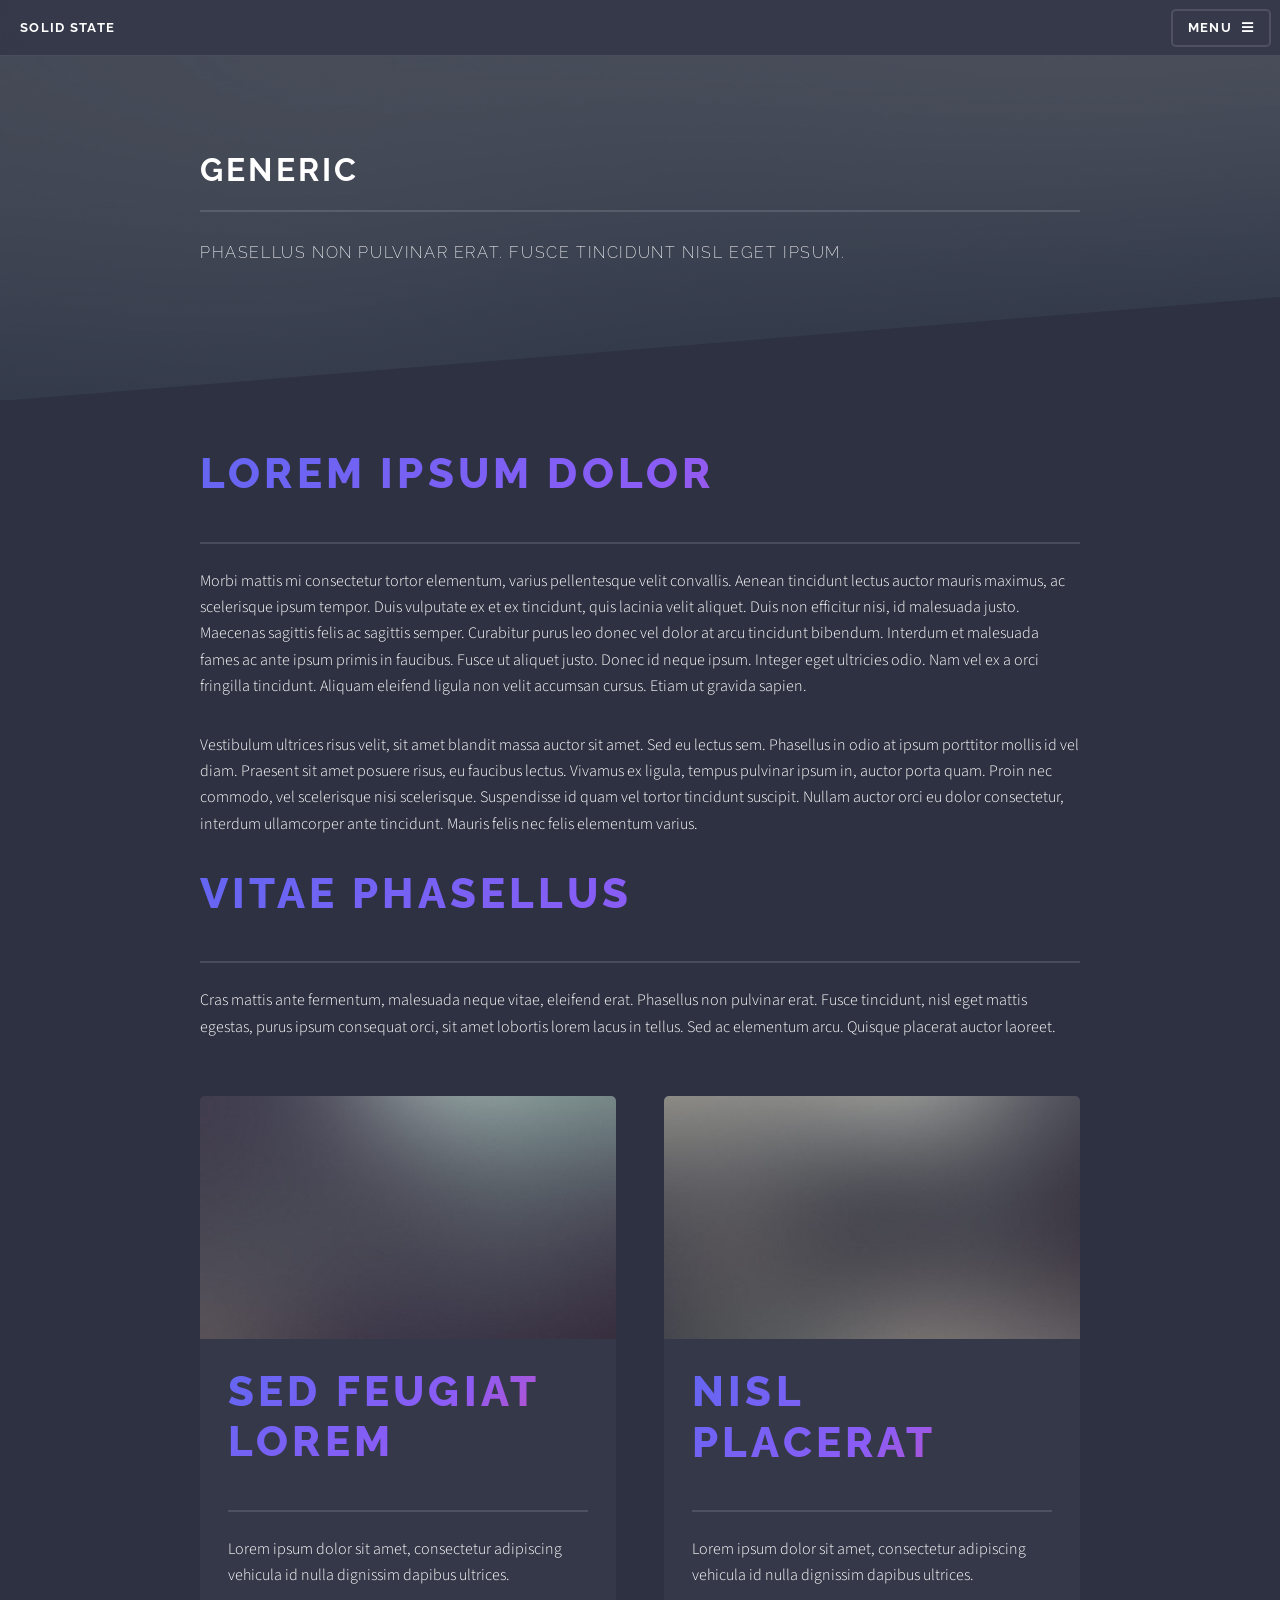
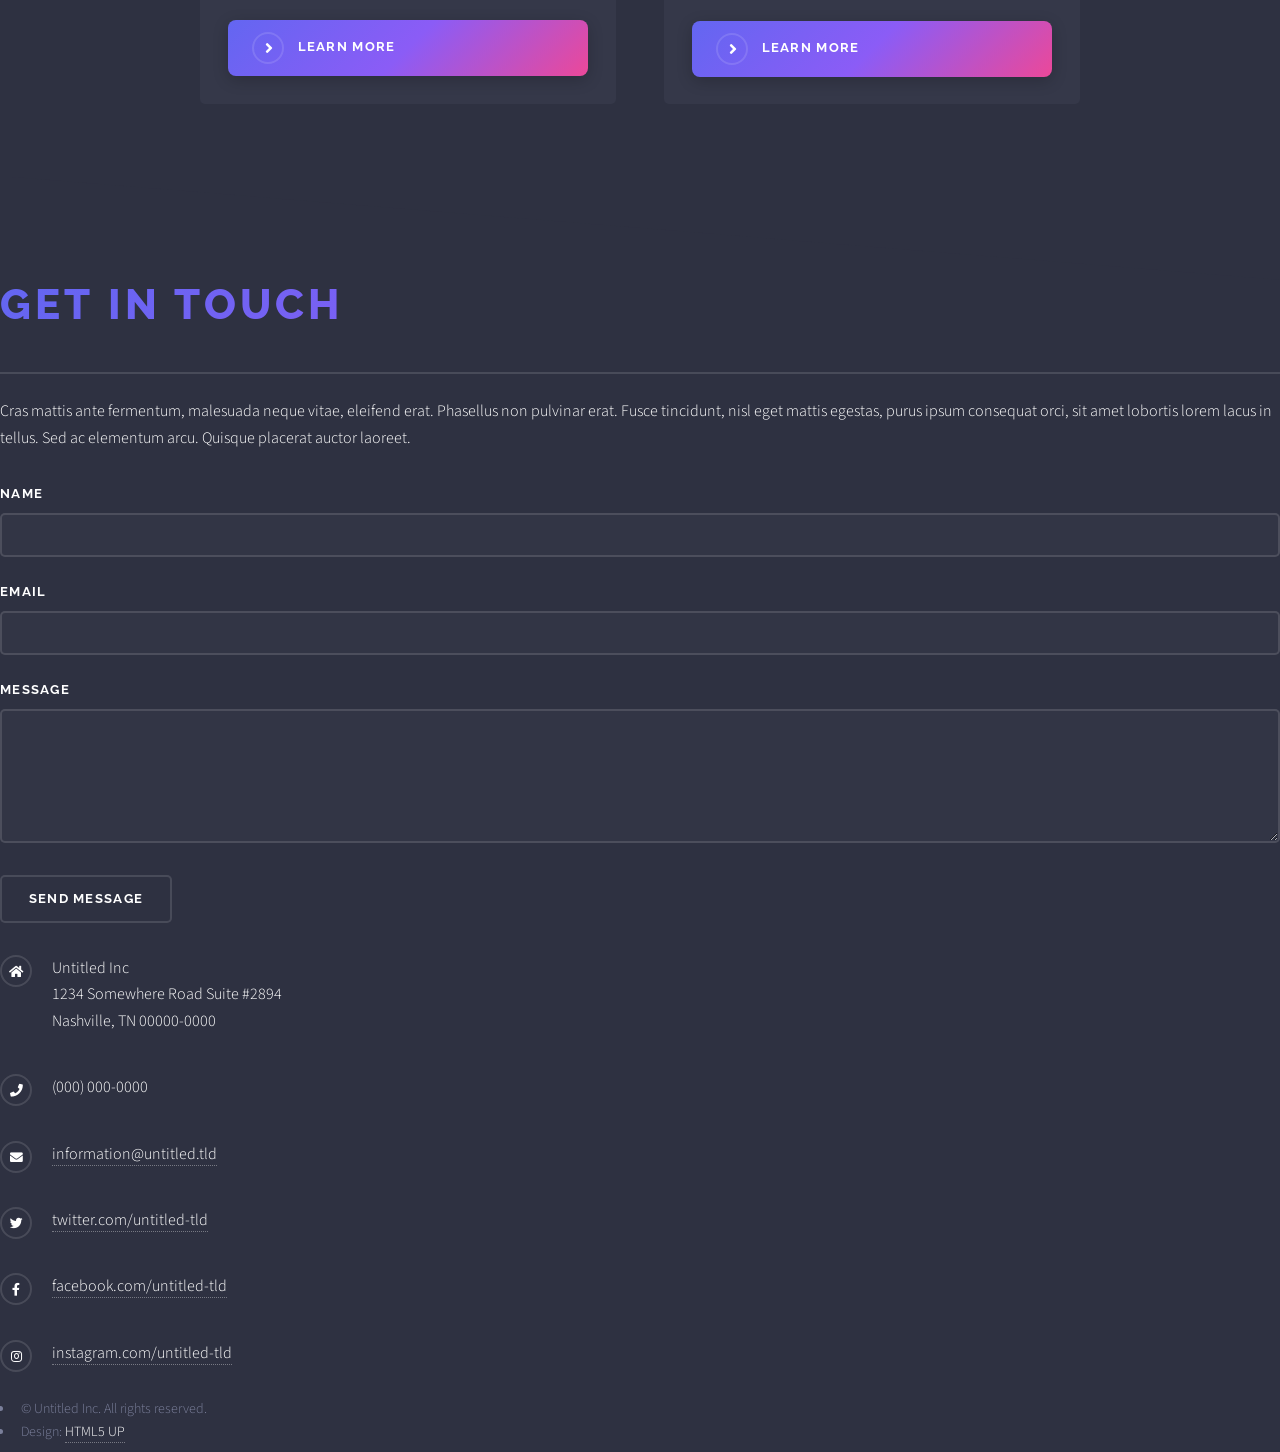
<file: generic.html>
<!DOCTYPE HTML>
<!--
	Solid State by HTML5 UP
	html5up.net | @ajlkn
	Free for personal and commercial use under the CCA 3.0 license (html5up.net/license)
-->
<html>
	<head>
		<title>Generic - Solid State by HTML5 UP</title>
		<meta charset="utf-8" />
		<meta name="viewport" content="width=device-width, initial-scale=1, user-scalable=no" />
		<link rel="stylesheet" href="assets/css/main.css" />
		<noscript><link rel="stylesheet" href="assets/css/noscript.css" /></noscript>
	</head>
	<body class="is-preload">

		<!-- Page Wrapper -->
			<div id="page-wrapper">

				<!-- Header -->
					<header id="header">
						<h1><a href="index.html">Solid State</a></h1>
						<nav>
							<a href="#menu">Menu</a>
						</nav>
					</header>

				<!-- Menu -->
					<nav id="menu">
						<div class="inner">
							<h2>Menu</h2>
							<ul class="links">
								<li><a href="index.html">Home</a></li>
								<li><a href="generic.html">Projects</a></li>
								<li><a href="elements.html">Contact</a></li>
							</ul>
							<a href="#" class="close">Close</a>
						</div>
					</nav>

				<!-- Wrapper -->
					<section id="wrapper">
						<header>
							<div class="inner">
								<h2>Generic</h2>
								<p>Phasellus non pulvinar erat. Fusce tincidunt nisl eget ipsum.</p>
							</div>
						</header>

						<!-- Content -->
							<div class="wrapper">
								<div class="inner">

									<h3 class="major">Lorem ipsum dolor</h3>
									<p>Morbi mattis mi consectetur tortor elementum, varius pellentesque velit convallis. Aenean tincidunt lectus auctor mauris maximus, ac scelerisque ipsum tempor. Duis vulputate ex et ex tincidunt, quis lacinia velit aliquet. Duis non efficitur nisi, id malesuada justo. Maecenas sagittis felis ac sagittis semper. Curabitur purus leo donec vel dolor at arcu tincidunt bibendum. Interdum et malesuada fames ac ante ipsum primis in faucibus. Fusce ut aliquet justo. Donec id neque ipsum. Integer eget ultricies odio. Nam vel ex a orci fringilla tincidunt. Aliquam eleifend ligula non velit accumsan cursus. Etiam ut gravida sapien.</p>

									<p>Vestibulum ultrices risus velit, sit amet blandit massa auctor sit amet. Sed eu lectus sem. Phasellus in odio at ipsum porttitor mollis id vel diam. Praesent sit amet posuere risus, eu faucibus lectus. Vivamus ex ligula, tempus pulvinar ipsum in, auctor porta quam. Proin nec commodo, vel scelerisque nisi scelerisque. Suspendisse id quam vel tortor tincidunt suscipit. Nullam auctor orci eu dolor consectetur, interdum ullamcorper ante tincidunt. Mauris felis nec felis elementum varius.</p>

									<h3 class="major">Vitae phasellus</h3>
									<p>Cras mattis ante fermentum, malesuada neque vitae, eleifend erat. Phasellus non pulvinar erat. Fusce tincidunt, nisl eget mattis egestas, purus ipsum consequat orci, sit amet lobortis lorem lacus in tellus. Sed ac elementum arcu. Quisque placerat auctor laoreet.</p>

									<section class="features">
										<article>
											<a href="#" class="image"><img src="images/pic04.jpg" alt="" /></a>
											<h3 class="major">Sed feugiat lorem</h3>
											<p>Lorem ipsum dolor sit amet, consectetur adipiscing vehicula id nulla dignissim dapibus ultrices.</p>
											<a href="#" class="special">Learn more</a>
										</article>
										<article>
											<a href="#" class="image"><img src="images/pic05.jpg" alt="" /></a>
											<h3 class="major">Nisl placerat</h3>
											<p>Lorem ipsum dolor sit amet, consectetur adipiscing vehicula id nulla dignissim dapibus ultrices.</p>
											<a href="#" class="special">Learn more</a>
										</article>
									</section>

								</div>
							</div>

					</section>

				<!-- Footer -->
					<section id="footer">
						<div class="inner">
							<h2 class="major">Get in touch</h2>
							<p>Cras mattis ante fermentum, malesuada neque vitae, eleifend erat. Phasellus non pulvinar erat. Fusce tincidunt, nisl eget mattis egestas, purus ipsum consequat orci, sit amet lobortis lorem lacus in tellus. Sed ac elementum arcu. Quisque placerat auctor laoreet.</p>
							<form method="post" action="#">
								<div class="fields">
									<div class="field">
										<label for="name">Name</label>
										<input type="text" name="name" id="name" />
									</div>
									<div class="field">
										<label for="email">Email</label>
										<input type="email" name="email" id="email" />
									</div>
									<div class="field">
										<label for="message">Message</label>
										<textarea name="message" id="message" rows="4"></textarea>
									</div>
								</div>
								<ul class="actions">
									<li><input type="submit" value="Send Message" /></li>
								</ul>
							</form>
							<ul class="contact">
								<li class="icon solid fa-home">
									Untitled Inc<br />
									1234 Somewhere Road Suite #2894<br />
									Nashville, TN 00000-0000
								</li>
								<li class="icon solid fa-phone">(000) 000-0000</li>
								<li class="icon solid fa-envelope"><a href="#">information@untitled.tld</a></li>
								<li class="icon brands fa-twitter"><a href="#">twitter.com/untitled-tld</a></li>
								<li class="icon brands fa-facebook-f"><a href="#">facebook.com/untitled-tld</a></li>
								<li class="icon brands fa-instagram"><a href="#">instagram.com/untitled-tld</a></li>
							</ul>
							<ul class="copyright">
								<li>&copy; Untitled Inc. All rights reserved.</li><li>Design: <a href="http://html5up.net">HTML5 UP</a></li>
							</ul>
						</div>
					</section>

			</div>

		<!-- Scripts -->
			<script src="assets/js/jquery.min.js"></script>
			<script src="assets/js/jquery.scrollex.min.js"></script>
			<script src="assets/js/browser.min.js"></script>
			<script src="assets/js/breakpoints.min.js"></script>
			<script src="assets/js/util.js"></script>
			<script src="assets/js/main.js"></script>

	</body>
</html>
</file>
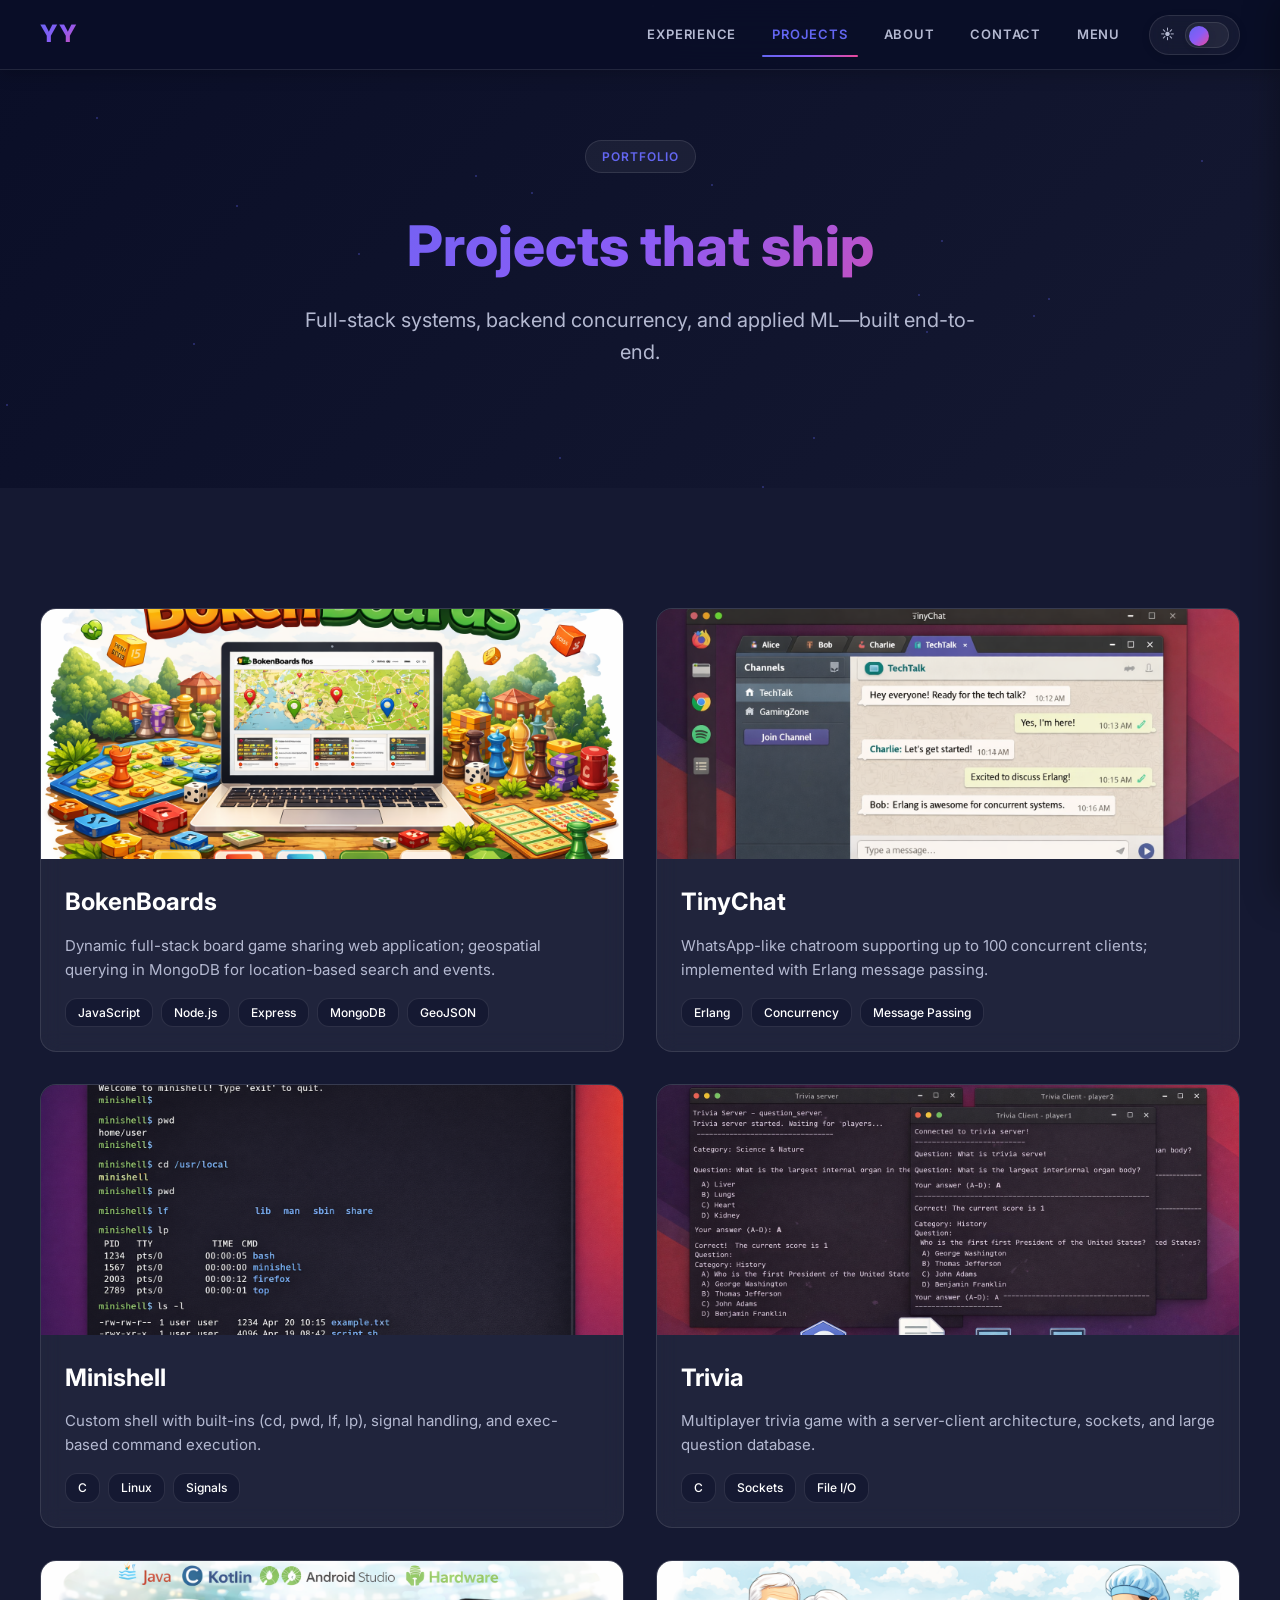
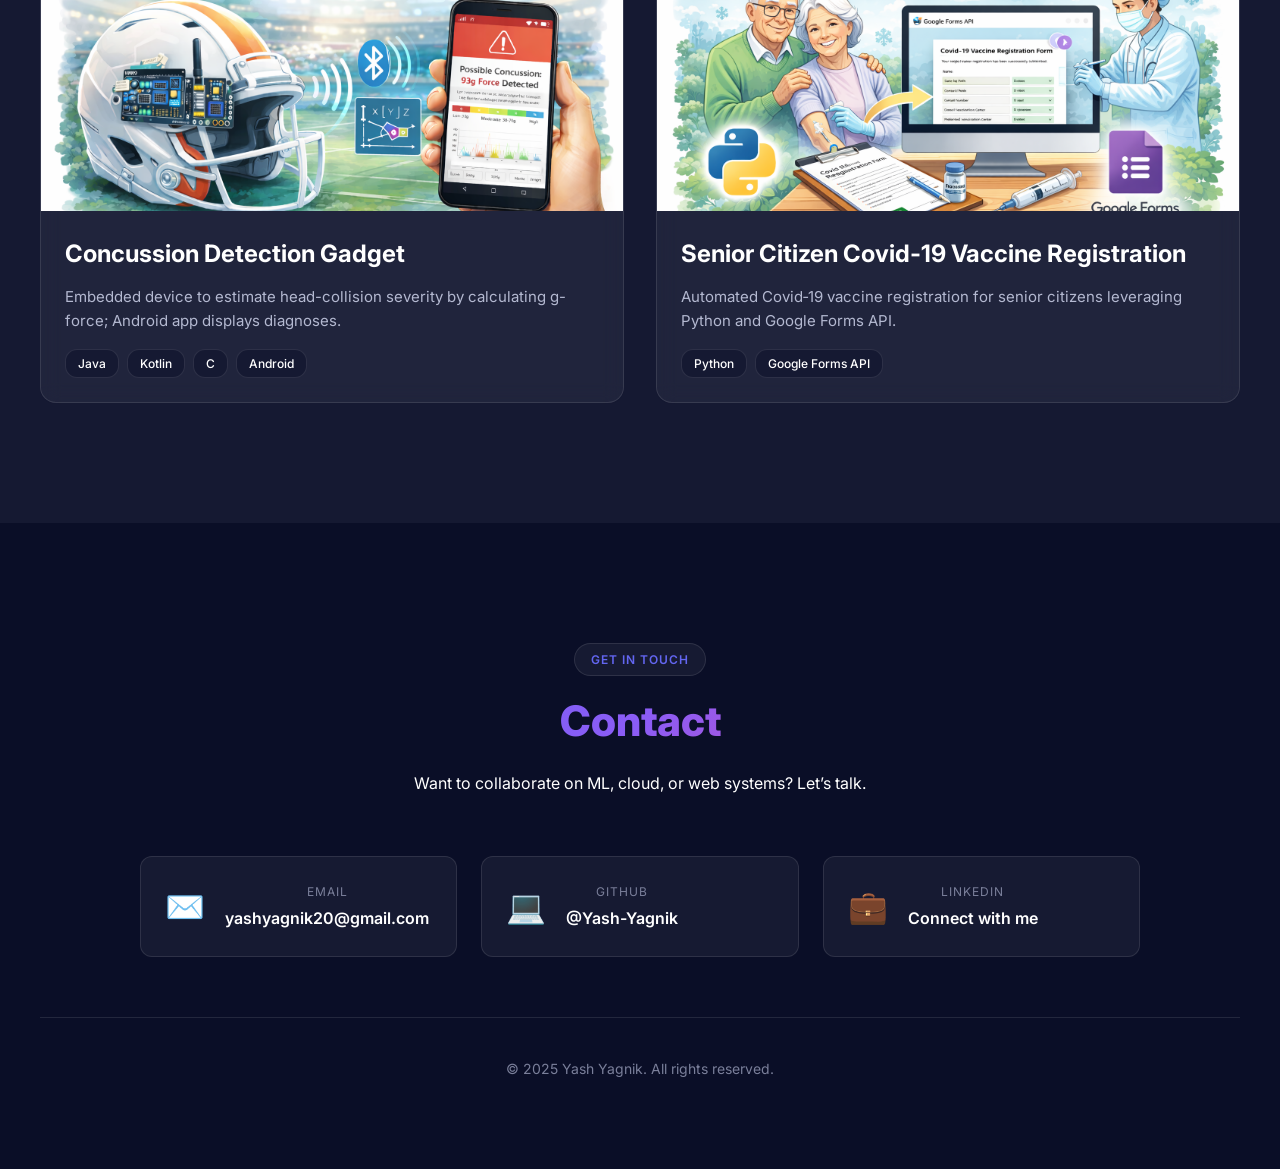
<file: projects.html>
<!DOCTYPE HTML>
<html lang="en">
	<head>
		<meta charset="UTF-8">
		<meta name="viewport" content="width=device-width, initial-scale=1, user-scalable=no">
		<title>Projects | Yash Yagnik</title>
		<link rel="icon" type="image/png" href="Gemini_Generated_Image_cto2vccto2vccto2.png">
		<link rel="stylesheet" href="assets/css/modern.css">
		<link rel="preconnect" href="https://fonts.googleapis.com">
		<link rel="preconnect" href="https://fonts.gstatic.com" crossorigin>
		<link href="https://fonts.googleapis.com/css2?family=Inter:wght@300;400;500;600;700;800&family=JetBrains+Mono:wght@400;500;600&display=swap" rel="stylesheet">
		<noscript><link rel="stylesheet" href="assets/css/noscript.css"></noscript>
	</head>
	<body class="is-preload">
		<div class="particles" id="particles"></div>

		<div id="page-wrapper">
			<header id="header" class="alt">
				<div class="header-content">
					<a class="logo-text" id="logo-text" href="index.html" aria-label="Home">YY</a>
					<nav class="top-nav" aria-label="Primary">
						<a href="experience.html">Experience</a>
						<a href="projects.html" aria-current="page">Projects</a>
						<a href="about.html">About</a>
						<a href="#contact">Contact</a>
						<a href="#menu" class="menu-toggle">Menu</a>
					</nav>
					<div class="theme-switch" title="Light/Dark mode">
						<span class="theme-switch__icon" aria-hidden="true">☾</span>
						<button id="theme-toggle" class="theme-switch__btn" type="button" aria-label="Toggle light/dark mode" aria-pressed="false">
							<span class="theme-switch__thumb" aria-hidden="true"></span>
						</button>
					</div>
				</div>
			</header>

			<nav id="menu">
				<div class="inner">
					<h2>Navigation</h2>
					<ul class="links">
						<li><a href="index.html">Home</a></li>
						<li><a href="experience.html">Experience</a></li>
						<li><a href="projects.html">Projects</a></li>
						<li><a href="about.html">About</a></li>
						<li><a href="#contact">Contact</a></li>
					</ul>
					<a href="#" class="close">Close</a>
				</div>
			</nav>

			<section class="page-hero">
				<div class="page-hero__inner">
					<span class="section-label">Portfolio</span>
					<h1 class="page-title">Projects that ship</h1>
					<p class="page-subtitle">Full-stack systems, backend concurrency, and applied ML—built end-to-end.</p>
				</div>
			</section>

			<section class="section-card projects-section">
				<div class="inner">
					<div class="projects-grid">
						<article class="project-card">
							<div class="project-image-wrapper">
								<img src="BokenBoards image.png" alt="BokenBoards" class="project-image" />
								<div class="project-overlay">
									<a href="https://github.com/Yash-Yagnik/BokenBoards" rel="noopener noreferrer" target="_blank" class="project-link">
										<span>View Code</span>
									</a>
								</div>
							</div>
							<div class="project-content">
								<h3 class="project-title">BokenBoards</h3>
								<p class="project-description">
									Dynamic full-stack board game sharing web application; geospatial querying in MongoDB for location-based search and events.
								</p>
								<div class="project-tech">
									<span class="tech-badge">JavaScript</span>
									<span class="tech-badge">Node.js</span>
									<span class="tech-badge">Express</span>
									<span class="tech-badge">MongoDB</span>
									<span class="tech-badge">GeoJSON</span>
								</div>
							</div>
						</article>

						<article class="project-card">
							<div class="project-image-wrapper">
								<img src="Tiny Chat Image.png" alt="TinyChat" class="project-image" />
								<div class="project-overlay">
									<a href="https://github.com/Yash-Yagnik/TinyChat" rel="noopener noreferrer" target="_blank" class="project-link">
										<span>View Code</span>
									</a>
								</div>
							</div>
							<div class="project-content">
								<h3 class="project-title">TinyChat</h3>
								<p class="project-description">
									WhatsApp-like chatroom supporting up to 100 concurrent clients; implemented with Erlang message passing.
								</p>
								<div class="project-tech">
									<span class="tech-badge">Erlang</span>
									<span class="tech-badge">Concurrency</span>
									<span class="tech-badge">Message Passing</span>
								</div>
							</div>
						</article>

						<article class="project-card">
							<div class="project-image-wrapper">
								<img src="Minishell image.png" alt="Minishell" class="project-image" />
								<div class="project-overlay">
									<a href="https://github.com/Yash-Yagnik/Minishell" rel="noopener noreferrer" target="_blank" class="project-link">
										<span>View Code</span>
									</a>
								</div>
							</div>
							<div class="project-content">
								<h3 class="project-title">Minishell</h3>
								<p class="project-description">
									Custom shell with built-ins (cd, pwd, lf, lp), signal handling, and exec-based command execution.
								</p>
								<div class="project-tech">
									<span class="tech-badge">C</span>
									<span class="tech-badge">Linux</span>
									<span class="tech-badge">Signals</span>
								</div>
							</div>
						</article>

						<article class="project-card">
							<div class="project-image-wrapper">
								<img src="Trivia Image.png" alt="Trivia Game" class="project-image" />
								<div class="project-overlay">
									<a href="https://github.com/Yash-Yagnik/Trivia-Game" rel="noopener noreferrer" target="_blank" class="project-link">
										<span>View Code</span>
									</a>
								</div>
							</div>
							<div class="project-content">
								<h3 class="project-title">Trivia</h3>
								<p class="project-description">
									Multiplayer trivia game with a server-client architecture, sockets, and large question database.
								</p>
								<div class="project-tech">
									<span class="tech-badge">C</span>
									<span class="tech-badge">Sockets</span>
									<span class="tech-badge">File I/O</span>
								</div>
							</div>
						</article>

						<article class="project-card">
							<div class="project-image-wrapper">
								<img src="Concussion Project Image.png" alt="Concussion Detection" class="project-image" />
								<div class="project-overlay">
									<a href="https://github.com/Yash-Yagnik/Concussion-Project/blob/main/Concussion%20Project%20Hardware%20Layout.pdf" rel="noopener noreferrer" target="_blank" class="project-link">
										<span>View Hardware</span>
									</a>
								</div>
							</div>
							<div class="project-content">
								<h3 class="project-title">Concussion Detection Gadget</h3>
								<p class="project-description">
									Embedded device to estimate head-collision severity by calculating g-force; Android app displays diagnoses.
								</p>
								<div class="project-tech">
									<span class="tech-badge">Java</span>
									<span class="tech-badge">Kotlin</span>
									<span class="tech-badge">C</span>
									<span class="tech-badge">Android</span>
								</div>
							</div>
						</article>

						<article class="project-card">
							<div class="project-image-wrapper">
								<img src="Senior Citizen Vaccine Image.png" alt="Vaccine Registration" class="project-image" />
								<div class="project-overlay">
									<a href="https://www.facebook.com/share/g/1EqVR811ix/?mibextid=wwXIfr" rel="noopener noreferrer" target="_blank" class="project-link">
										<span>View Project</span>
									</a>
								</div>
							</div>
							<div class="project-content">
								<h3 class="project-title">Senior Citizen Covid‑19 Vaccine Registration</h3>
								<p class="project-description">
									Automated Covid‑19 vaccine registration for senior citizens leveraging Python and Google Forms API.
								</p>
								<div class="project-tech">
									<span class="tech-badge">Python</span>
									<span class="tech-badge">Google Forms API</span>
								</div>
							</div>
						</article>
					</div>
				</div>
			</section>

			<section id="contact" class="contact-section">
				<div class="inner">
					<div class="contact-content">
						<span class="section-label">Get In Touch</span>
						<h2 class="major">Contact</h2>
						<p>Want to collaborate on ML, cloud, or web systems? Let’s talk.</p>
						<div class="contact-grid">
							<a href="mailto:yashyagnik20@gmail.com" class="contact-item" rel="noopener noreferrer">
								<span class="contact-icon">✉️</span>
								<div>
									<div class="contact-label">Email</div>
									<div class="contact-value">yashyagnik20@gmail.com</div>
								</div>
							</a>
							<a href="https://github.com/Yash-Yagnik" class="contact-item" rel="noopener noreferrer" target="_blank">
								<span class="contact-icon">💻</span>
								<div>
									<div class="contact-label">GitHub</div>
									<div class="contact-value">@Yash-Yagnik</div>
								</div>
							</a>
							<a href="https://www.linkedin.com/in/yash-yagnik-648045245/" class="contact-item" rel="noopener noreferrer" target="_blank">
								<span class="contact-icon">💼</span>
								<div>
									<div class="contact-label">LinkedIn</div>
									<div class="contact-value">Connect with me</div>
								</div>
							</a>
						</div>
					</div>
					<div class="footer-bottom">
						<p class="copyright">&copy; 2025 Yash Yagnik. All rights reserved.</p>
					</div>
				</div>
			</section>
		</div>

		<script src="assets/js/jquery.min.js"></script>
		<script src="assets/js/jquery.scrollex.min.js"></script>
		<script src="assets/js/browser.min.js"></script>
		<script src="assets/js/breakpoints.min.js"></script>
		<script src="assets/js/util.js"></script>
		<script src="assets/js/main.js"></script>
		<script src="assets/js/modern.js"></script>
	</body>
</html>
</file>
<file: assets/css/noscript.css>
/*
	Solid State by HTML5 UP
	html5up.net | @ajlkn
	Free for personal and commercial use under the CCA 3.0 license (html5up.net/license)
*/

/* Banner */

	body.is-preload #banner .logo {
		-moz-transform: none;
		-webkit-transform: none;
		-ms-transform: none;
		transform: none;
		opacity: 1;
	}

	body.is-preload #banner h2 {
		opacity: 1;
		-moz-transform: none;
		-webkit-transform: none;
		-ms-transform: none;
		transform: none;
		-moz-filter: none;
		-webkit-filter: none;
		-ms-filter: none;
		filter: none;
	}

	body.is-preload #banner p {
		opacity: 01;
		-moz-transform: none;
		-webkit-transform: none;
		-ms-transform: none;
		transform: none;
		-moz-filter: none;
		-webkit-filter: none;
		-ms-filter: none;
		filter: none;
	}
</file>
<file: assets/css/modern.css>
/* Modern CS Student Portfolio Styles */
@import url("fontawesome-all.min.css");

:root {
	/* Light Theme Colors */
	--bg-primary: #0a0e27;
	--bg-secondary: #151932;
	--bg-card: rgba(255, 255, 255, 0.05);
	--bg-card-hover: rgba(255, 255, 255, 0.08);
	--text-primary: #ffffff;
	--text-secondary: #b4b9d1;
	--text-muted: #7a7f9a;
	--accent-primary: #6366f1;
	--accent-secondary: #8b5cf6;
	--accent-gradient: linear-gradient(135deg, #6366f1 0%, #8b5cf6 50%, #ec4899 100%);
	--border-color: rgba(255, 255, 255, 0.1);
	--glow-color: rgba(99, 102, 241, 0.3);
	--shadow-sm: 0 2px 8px rgba(0, 0, 0, 0.1);
	--shadow-md: 0 4px 16px rgba(0, 0, 0, 0.2);
	--shadow-lg: 0 8px 32px rgba(0, 0, 0, 0.3);
	--shadow-glow: 0 0 40px rgba(99, 102, 241, 0.2);
}

[data-theme="light"] {
	--bg-primary: #f8fafc;
	--bg-secondary: #ffffff;
	--bg-card: rgba(255, 255, 255, 0.8);
	--bg-card-hover: rgba(255, 255, 255, 0.95);
	--text-primary: #1e293b;
	--text-secondary: #475569;
	--text-muted: #64748b;
	--accent-primary: #6366f1;
	--accent-secondary: #8b5cf6;
	--accent-gradient: linear-gradient(135deg, #6366f1 0%, #8b5cf6 50%, #ec4899 100%);
	--border-color: rgba(0, 0, 0, 0.1);
	--glow-color: rgba(99, 102, 241, 0.2);
	--shadow-sm: 0 2px 8px rgba(0, 0, 0, 0.05);
	--shadow-md: 0 4px 16px rgba(0, 0, 0, 0.1);
	--shadow-lg: 0 8px 32px rgba(0, 0, 0, 0.15);
	--shadow-glow: 0 0 40px rgba(99, 102, 241, 0.15);
}

* {
	margin: 0;
	padding: 0;
	box-sizing: border-box;
}

html {
	scroll-behavior: smooth;
}

body {
	font-family: 'Inter', -apple-system, BlinkMacSystemFont, 'Segoe UI', sans-serif;
	background: var(--bg-primary);
	color: var(--text-primary);
	line-height: 1.6;
	overflow-x: hidden;
	transition: background-color 0.3s ease, color 0.3s ease;
	position: relative;
}

body.is-preload * {
	animation: none !important;
	transition: none !important;
}

/* Particles Background */
.particles {
	position: fixed;
	top: 0;
	left: 0;
	width: 100%;
	height: 100%;
	z-index: 0;
	pointer-events: none;
	opacity: 0.4;
}

.particle {
	position: absolute;
	width: 2px;
	height: 2px;
	background: var(--accent-primary);
	border-radius: 50%;
	animation: float 20s infinite;
}

@keyframes float {
	0%, 100% { transform: translateY(0) translateX(0); opacity: 0; }
	10% { opacity: 1; }
	90% { opacity: 1; }
	100% { transform: translateY(-100vh) translateX(100px); opacity: 0; }
}

/* Theme switch (always visible, header) */
.theme-switch {
	display: flex;
	align-items: center;
	gap: 10px;
	padding: 6px 10px;
	border-radius: 999px;
	background: var(--bg-card);
	border: 1px solid var(--border-color);
	backdrop-filter: blur(12px);
	box-shadow: var(--shadow-sm);
}

.theme-switch__icon {
	font-size: 14px;
	color: var(--text-secondary);
	user-select: none;
}

.theme-switch__btn {
	position: relative;
	width: 44px;
	height: 26px;
	border-radius: 999px;
	border: 1px solid var(--border-color);
	background: rgba(255, 255, 255, 0.06);
	cursor: pointer;
	padding: 0;
	transition: background 0.2s ease, border-color 0.2s ease;
}

.theme-switch__thumb {
	position: absolute;
	top: 3px;
	left: 3px;
	width: 20px;
	height: 20px;
	border-radius: 999px;
	background: var(--accent-gradient);
	box-shadow: var(--shadow-sm);
	transition: transform 0.25s ease;
}

[data-theme="light"] .theme-switch__thumb {
	transform: translateX(18px);
}

/* Top Navigation */
.top-nav {
	display: flex;
	align-items: center;
	gap: 32px;
}

.top-nav a {
	color: var(--text-primary);
	text-decoration: none;
	font-size: 14px;
	font-weight: 500;
	text-transform: uppercase;
	letter-spacing: 0.5px;
	transition: color 0.3s ease;
	position: relative;
}

.top-nav a:hover,
.top-nav a[aria-current="page"] {
	color: var(--accent-primary);
}

.top-nav a[aria-current="page"]::after {
	content: '';
	position: absolute;
	bottom: -4px;
	left: 0;
	right: 0;
	height: 2px;
	background: var(--accent-gradient);
	border-radius: 2px;
}

/* Header */
#header {
	position: fixed;
	top: 0;
	left: 0;
	right: 0;
	height: 70px;
	background: rgba(10, 14, 39, 0.8);
	backdrop-filter: blur(20px);
	border-bottom: 1px solid var(--border-color);
	z-index: 999;
	transition: all 0.3s ease;
}

[data-theme="light"] #header {
	background: rgba(248, 250, 252, 0.8);
}

#header.alt {
	background: rgba(10, 14, 39, 0.95);
	box-shadow: var(--shadow-md);
}

[data-theme="light"] #header.alt {
	background: rgba(255, 255, 255, 0.95);
}

.header-content {
	max-width: 1400px;
	margin: 0 auto;
	padding: 0 40px;
	height: 100%;
	display: flex;
	align-items: center;
	justify-content: space-between;
	gap: 18px;
}

.logo-text {
	font-size: 24px;
	font-weight: 800;
	background: var(--accent-gradient);
	-webkit-background-clip: text;
	-webkit-text-fill-color: transparent;
	background-clip: text;
	cursor: pointer;
	transition: transform 0.3s ease;
	letter-spacing: 2px;
	text-decoration: none;
}

.logo-text:hover {
	transform: scale(1.1);
}

.top-nav {
	display: flex;
	align-items: center;
	gap: 14px;
	margin-left: auto;
}

.top-nav a {
	color: var(--text-secondary);
	text-decoration: none;
	font-weight: 600;
	font-size: 13px;
	letter-spacing: 0.06em;
	text-transform: uppercase;
	padding: 8px 10px;
	border-radius: 10px;
	transition: background 0.2s ease, color 0.2s ease, border-color 0.2s ease;
	border: 1px solid transparent;
}

.top-nav a:hover {
	color: var(--text-primary);
	background: var(--bg-card);
	border-color: var(--border-color);
}

.menu-toggle {
	color: var(--text-primary);
	text-decoration: none;
	font-weight: 500;
	font-size: 14px;
	text-transform: uppercase;
	letter-spacing: 1px;
	padding: 8px 16px;
	border-radius: 6px;
	transition: all 0.3s ease;
	border: 1px solid transparent;
}

.menu-toggle:hover {
	background: var(--bg-card);
	border-color: var(--border-color);
}

/* Menu */
#menu {
	position: fixed;
	top: 0;
	right: 0;
	width: 100%;
	max-width: 400px;
	height: 100vh;
	background: var(--bg-secondary);
	backdrop-filter: blur(20px);
	z-index: 10000;
	transform: translateX(100%);
	transition: transform 0.3s ease;
	box-shadow: -4px 0 32px rgba(0, 0, 0, 0.3);
}

body.is-menu-visible #menu {
	transform: translateX(0);
}

#menu .inner {
	padding: 80px 40px 40px;
	height: 100%;
	overflow-y: auto;
}

#menu h2 {
	font-size: 28px;
	margin-bottom: 40px;
	background: var(--accent-gradient);
	-webkit-background-clip: text;
	-webkit-text-fill-color: transparent;
	background-clip: text;
}

#menu .links {
	list-style: none;
}

#menu .links li {
	margin-bottom: 20px;
}

#menu .links a {
	display: block;
	color: var(--text-primary);
	text-decoration: none;
	font-size: 18px;
	font-weight: 500;
	padding: 12px 0;
	border-bottom: 1px solid var(--border-color);
	transition: all 0.3s ease;
}

#menu .links a:hover {
	color: var(--accent-primary);
	padding-left: 10px;
	border-bottom-color: var(--accent-primary);
}

#menu .close {
	position: absolute;
	top: 20px;
	right: 20px;
	width: 40px;
	height: 40px;
	display: flex;
	align-items: center;
	justify-content: center;
	color: var(--text-primary);
	text-decoration: none;
	font-size: 24px;
	border-radius: 50%;
	transition: all 0.3s ease;
}

#menu .close:hover {
	background: var(--bg-card);
	transform: rotate(90deg);
}

/* Hero Section */
#banner {
	min-height: 100vh;
	display: flex;
	align-items: center;
	justify-content: center;
	padding: 120px 40px 80px;
	position: relative;
	background: linear-gradient(135deg, var(--bg-primary) 0%, var(--bg-secondary) 100%);
}

.hero-content {
	max-width: 1400px;
	width: 100%;
	display: grid;
	grid-template-columns: 1fr 1fr;
	gap: 80px;
	align-items: center;
}

.hero-image-wrapper {
	position: relative;
	display: flex;
	justify-content: center;
	align-items: center;
}

.image-glow {
	position: absolute;
	width: 400px;
	height: 400px;
	background: var(--accent-gradient);
	border-radius: 50%;
	filter: blur(60px);
	opacity: 0.3;
	animation: pulse 3s ease-in-out infinite;
}

@keyframes pulse {
	0%, 100% { transform: scale(1); opacity: 0.3; }
	50% { transform: scale(1.1); opacity: 0.5; }
}

.hero-image {
	width: 350px;
	height: 350px;
	border-radius: 20px;
	object-fit: cover;
	position: relative;
	z-index: 1;
	border: 3px solid var(--border-color);
	box-shadow: var(--shadow-lg);
	transition: transform 0.3s ease;
}

.hero-image:hover {
	transform: scale(1.05);
}

.hero-text {
	position: relative;
	z-index: 1;
}

.greeting {
	font-size: 18px;
	color: var(--text-secondary);
	margin-bottom: 10px;
	font-weight: 500;
}

.name-title {
	font-size: 64px;
	font-weight: 800;
	margin-bottom: 20px;
	line-height: 1.2;
}

.name-gradient {
	background: var(--accent-gradient);
	-webkit-background-clip: text;
	-webkit-text-fill-color: transparent;
	background-clip: text;
}

.typing-text {
	font-size: 32px;
	font-weight: 600;
	color: var(--text-secondary);
	margin-bottom: 30px;
	min-height: 50px;
	font-family: 'JetBrains Mono', monospace;
}

.typing-text .cursor {
	animation: blink 1s infinite;
	color: var(--accent-primary);
}

@keyframes blink {
	0%, 50% { opacity: 1; }
	51%, 100% { opacity: 0; }
}

.hero-description {
	font-size: 18px;
	color: var(--text-secondary);
	line-height: 1.8;
	margin-bottom: 30px;
}

.hero-badges {
	display: flex;
	gap: 12px;
	flex-wrap: wrap;
	margin-bottom: 40px;
}

.hero-cta {
	display: flex;
	gap: 12px;
	flex-wrap: wrap;
	margin-bottom: 34px;
}

.cta {
	display: inline-flex;
	align-items: center;
	justify-content: center;
	gap: 10px;
	padding: 12px 16px;
	border-radius: 12px;
	font-weight: 700;
	font-size: 13px;
	letter-spacing: 0.08em;
	text-transform: uppercase;
	text-decoration: none;
	transition: transform 0.2s ease, box-shadow 0.2s ease, background 0.2s ease, border-color 0.2s ease, color 0.2s ease;
}

.cta.primary {
	background: var(--accent-gradient);
	color: white;
	box-shadow: var(--shadow-md);
}

.cta.secondary {
	background: var(--bg-card);
	color: var(--text-primary);
	border: 1px solid var(--border-color);
}

.cta.ghost {
	background: transparent;
	color: var(--text-secondary);
	border: 1px solid var(--border-color);
}

.cta:hover {
	transform: translateY(-2px);
	box-shadow: var(--shadow-glow);
}

.badge {
	padding: 8px 16px;
	background: var(--bg-card);
	border: 1px solid var(--border-color);
	border-radius: 20px;
	font-size: 14px;
	font-weight: 500;
	color: var(--text-primary);
	transition: all 0.3s ease;
}

.badge:hover {
	background: var(--bg-card-hover);
	border-color: var(--accent-primary);
	transform: translateY(-2px);
}

.scroll-indicator {
	display: flex;
	flex-direction: column;
	align-items: center;
	gap: 10px;
	color: var(--text-muted);
	font-size: 14px;
}

.scroll-arrow {
	font-size: 24px;
	animation: bounce 2s infinite;
}

@keyframes bounce {
	0%, 100% { transform: translateY(0); }
	50% { transform: translateY(10px); }
}

/* Section Cards */
.section-card {
	padding: 120px 40px;
	position: relative;
}

.section-card.alt {
	background: var(--bg-secondary);
}

.content-wrapper {
	max-width: 1400px;
	margin: 0 auto;
	display: grid;
	grid-template-columns: 1fr 1fr;
	gap: 80px;
	align-items: center;
}

.content-wrapper.reverse {
	direction: rtl;
}

.content-wrapper.reverse > * {
	direction: ltr;
}

.image-wrapper {
	position: relative;
	display: flex;
	justify-content: center;
	align-items: center;
}

.image-glow-small {
	position: absolute;
	width: 300px;
	height: 300px;
	background: var(--accent-gradient);
	border-radius: 50%;
	filter: blur(40px);
	opacity: 0.2;
	z-index: 0;
}

.section-image {
	width: 100%;
	max-width: 400px;
	border-radius: 16px;
	object-fit: cover;
	position: relative;
	z-index: 1;
	border: 2px solid var(--border-color);
	box-shadow: var(--shadow-md);
	transition: transform 0.3s ease;
}

.section-image:hover {
	transform: scale(1.05) rotate(2deg);
}

/* Company Deck - Card Flip Effect */
.company-deck {
	position: relative;
	width: 100%;
	max-width: 400px;
	perspective: 1000px;
	cursor: pointer;
}

.deck-container {
	position: relative;
	width: 100%;
	height: 450px;
	transform-style: preserve-3d;
}

.company-card {
	position: absolute;
	width: 100%;
	height: 100%;
	transform-style: preserve-3d;
	transition: transform 0.6s cubic-bezier(0.4, 0, 0.2, 1), opacity 0.3s ease, z-index 0.3s ease;
	opacity: 0;
	transform: rotateY(180deg) translateZ(-50px);
	pointer-events: none;
}

.company-card.active {
	opacity: 1;
	transform: rotateY(0deg) translateZ(0px);
	z-index: 2;
	pointer-events: auto;
}

.company-card.next {
	opacity: 0.3;
	transform: rotateY(90deg) translateZ(50px);
	z-index: 1;
}

.company-card.prev {
	opacity: 0;
	transform: rotateY(-90deg) translateZ(-50px);
	z-index: 0;
}

.card-front {
	position: relative;
	width: 100%;
	height: 100%;
	display: flex;
	flex-direction: column;
	align-items: center;
	justify-content: center;
	backface-visibility: hidden;
	transform-style: preserve-3d;
}

.company-card-img {
	width: 100%;
	max-width: 400px;
	border-radius: 16px;
	object-fit: contain;
	background: var(--bg-card);
	padding: 24px;
	border: 2px solid var(--border-color);
	box-shadow: var(--shadow-lg);
	margin-bottom: 16px;
	transition: transform 0.3s ease, box-shadow 0.3s ease;
}

.company-deck:hover .company-card.active .company-card-img {
	transform: scale(1.02);
	box-shadow: var(--shadow-glow);
}

.company-info {
	display: flex;
	flex-direction: column;
	align-items: center;
	gap: 6px;
	margin-top: 16px;
	opacity: 0;
	transform: translateY(10px);
	transition: opacity 0.4s ease 0.2s, transform 0.4s ease 0.2s;
}

.company-card.active .company-info {
	opacity: 1;
	transform: translateY(0);
}

.company-name-small {
	font-size: 18px;
	font-weight: 700;
	color: var(--text-primary);
	letter-spacing: 0.5px;
}

.company-role-small {
	font-size: 14px;
	color: var(--text-secondary);
	font-weight: 500;
	text-transform: uppercase;
	letter-spacing: 1px;
}

.deck-indicator {
	position: absolute;
	bottom: -30px;
	left: 50%;
	transform: translateX(-50%);
	display: flex;
	align-items: center;
	gap: 8px;
	opacity: 0.6;
	transition: opacity 0.3s ease;
}

.company-deck:hover .deck-indicator {
	opacity: 1;
}

.indicator-text {
	font-size: 12px;
	color: var(--text-muted);
	text-transform: uppercase;
	letter-spacing: 1px;
	font-weight: 500;
	font-family: 'JetBrains Mono', monospace;
}

.deck-indicator::before,
.deck-indicator::after {
	content: '';
	width: 20px;
	height: 1px;
	background: var(--accent-primary);
	opacity: 0.5;
	transition: width 0.3s ease, opacity 0.3s ease;
}

.company-deck:hover .deck-indicator::before,
.company-deck:hover .deck-indicator::after {
	width: 30px;
	opacity: 1;
}

.content {
	position: relative;
	z-index: 1;
}

.section-label {
	display: inline-block;
	padding: 6px 16px;
	background: var(--bg-card);
	border: 1px solid var(--border-color);
	border-radius: 20px;
	font-size: 12px;
	font-weight: 600;
	text-transform: uppercase;
	letter-spacing: 1px;
	color: var(--accent-primary);
	margin-bottom: 20px;
}

.major {
	font-size: 42px;
	font-weight: 800;
	margin-bottom: 24px;
	line-height: 1.2;
	background: var(--accent-gradient);
	-webkit-background-clip: text;
	-webkit-text-fill-color: transparent;
	background-clip: text;
}

.content p {
	font-size: 18px;
	color: var(--text-secondary);
	line-height: 1.8;
	margin-bottom: 24px;
}

.tech-tags {
	display: flex;
	gap: 10px;
	flex-wrap: wrap;
	margin-top: 20px;
}

.tech-tag {
	padding: 6px 14px;
	background: var(--bg-card);
	border: 1px solid var(--border-color);
	border-radius: 12px;
	font-size: 13px;
	font-weight: 500;
	color: var(--text-primary);
	transition: all 0.3s ease;
}

.tech-tag:hover {
	background: var(--accent-primary);
	color: white;
	transform: translateY(-2px);
}

.certifications-list {
	margin: 24px 0;
}

.cert-item {
	display: flex;
	gap: 16px;
	padding: 20px;
	background: var(--bg-card);
	border: 1px solid var(--border-color);
	border-radius: 12px;
	margin-bottom: 16px;
	transition: all 0.3s ease;
}

.cert-item:hover {
	background: var(--bg-card-hover);
	transform: translateX(5px);
	border-color: var(--accent-primary);
}

.cert-icon {
	font-size: 24px;
}

.cert-item strong {
	display: block;
	color: var(--text-primary);
	margin-bottom: 8px;
	font-size: 16px;
}

.cert-link {
	color: var(--accent-primary);
	text-decoration: none;
	font-size: 14px;
	font-weight: 500;
	transition: all 0.3s ease;
}

.cert-link:hover {
	text-decoration: underline;
}

.special {
	display: inline-flex;
	align-items: center;
	gap: 10px;
	padding: 12px 24px;
	background: var(--accent-gradient);
	color: white;
	text-decoration: none;
	border-radius: 8px;
	font-weight: 600;
	font-size: 14px;
	text-transform: uppercase;
	letter-spacing: 1px;
	transition: all 0.3s ease;
	margin-top: 20px;
	box-shadow: var(--shadow-md);
}

.special:hover {
	transform: translateY(-2px);
	box-shadow: var(--shadow-glow);
}

.stats-grid {
	display: grid;
	grid-template-columns: repeat(2, 1fr);
	gap: 20px;
	margin: 24px 0;
}

.stat-item {
	padding: 24px;
	background: var(--bg-card);
	border: 1px solid var(--border-color);
	border-radius: 12px;
	text-align: center;
	transition: all 0.3s ease;
}

.stat-item:hover {
	background: var(--bg-card-hover);
	transform: translateY(-5px);
	border-color: var(--accent-primary);
}

.stat-number {
	font-size: 32px;
	font-weight: 800;
	background: var(--accent-gradient);
	-webkit-background-clip: text;
	-webkit-text-fill-color: transparent;
	background-clip: text;
	margin-bottom: 8px;
}

.stat-label {
	font-size: 14px;
	color: var(--text-secondary);
	text-transform: uppercase;
	letter-spacing: 1px;
}

/* Projects Section */
.projects-section {
	padding: 120px 40px;
	background: var(--bg-secondary);
}

.section-header {
	max-width: 1400px;
	margin: 0 auto 60px;
	text-align: center;
}

.section-header p {
	font-size: 18px;
	color: var(--text-secondary);
	margin-top: 16px;
}

.projects-grid {
	max-width: 1400px;
	margin: 0 auto;
	display: grid;
	grid-template-columns: repeat(auto-fit, minmax(400px, 1fr));
	gap: 32px;
}

.project-card {
	background: var(--bg-card);
	border: 1px solid var(--border-color);
	border-radius: 16px;
	overflow: hidden;
	transition: all 0.3s ease;
	backdrop-filter: blur(10px);
}

.project-card:hover {
	transform: translateY(-8px);
	box-shadow: var(--shadow-lg);
	border-color: var(--accent-primary);
	background: var(--bg-card-hover);
}

.project-image-wrapper {
	position: relative;
	width: 100%;
	height: 250px;
	overflow: hidden;
}

.project-image {
	width: 100%;
	height: 100%;
	object-fit: cover;
	transition: transform 0.5s ease;
}

.project-card:hover .project-image {
	transform: scale(1.1);
}

.project-overlay {
	position: absolute;
	top: 0;
	left: 0;
	right: 0;
	bottom: 0;
	background: rgba(0, 0, 0, 0.7);
	display: flex;
	align-items: center;
	justify-content: center;
	opacity: 0;
	transition: opacity 0.3s ease;
	backdrop-filter: blur(5px);
}

.project-card:hover .project-overlay {
	opacity: 1;
}

.project-link {
	color: white;
	text-decoration: none;
	font-weight: 600;
	font-size: 16px;
	padding: 12px 24px;
	background: var(--accent-gradient);
	border-radius: 8px;
	transition: transform 0.3s ease;
}

.project-link:hover {
	transform: scale(1.1);
}

.project-content {
	padding: 24px;
}

.project-title {
	font-size: 24px;
	font-weight: 700;
	margin-bottom: 12px;
	color: var(--text-primary);
}

.project-title u {
	text-decoration: none;
	color: var(--accent-primary);
}

.project-description {
	font-size: 15px;
	color: var(--text-secondary);
	line-height: 1.6;
	margin-bottom: 16px;
}

.project-tech {
	display: flex;
	gap: 8px;
	flex-wrap: wrap;
}

.tech-badge {
	padding: 4px 12px;
	background: var(--bg-secondary);
	border: 1px solid var(--border-color);
	border-radius: 12px;
	font-size: 12px;
	font-weight: 500;
	color: var(--text-primary);
	transition: all 0.3s ease;
}

.tech-badge:hover {
	background: var(--accent-primary);
	color: white;
	border-color: var(--accent-primary);
}

/* Contact Section */
.contact-section {
	padding: 120px 40px 80px;
	background: var(--bg-primary);
}

.contact-content {
	max-width: 1000px;
	margin: 0 auto;
	text-align: center;
}

.contact-grid {
	display: grid;
	grid-template-columns: repeat(auto-fit, minmax(250px, 1fr));
	gap: 24px;
	margin-top: 60px;
}

.contact-item {
	display: flex;
	align-items: center;
	gap: 20px;
	padding: 24px;
	background: var(--bg-card);
	border: 1px solid var(--border-color);
	border-radius: 12px;
	text-decoration: none;
	color: inherit;
	transition: all 0.3s ease;
}

.contact-item:hover {
	background: var(--bg-card-hover);
	transform: translateY(-5px);
	border-color: var(--accent-primary);
	box-shadow: var(--shadow-md);
}

.contact-icon {
	font-size: 32px;
}

.contact-label {
	font-size: 12px;
	color: var(--text-muted);
	text-transform: uppercase;
	letter-spacing: 1px;
	margin-bottom: 4px;
}

.contact-value {
	font-size: 16px;
	font-weight: 600;
	color: var(--text-primary);
}

.footer-bottom {
	margin-top: 60px;
	padding-top: 40px;
	border-top: 1px solid var(--border-color);
	text-align: center;
}

.copyright {
	font-size: 14px;
	color: var(--text-muted);
	margin-bottom: 8px;
}

.footer-note {
	font-size: 12px;
	color: var(--text-muted);
	font-style: italic;
}

/* Page Hero (for non-home pages) */
.page-hero {
	padding: 140px 40px 80px;
	text-align: center;
	background: linear-gradient(135deg, var(--bg-primary) 0%, var(--bg-secondary) 100%);
}

.page-hero__inner {
	max-width: 900px;
	margin: 0 auto;
}

.page-title {
	font-size: 56px;
	font-weight: 800;
	margin: 20px 0 24px;
	background: var(--accent-gradient);
	-webkit-background-clip: text;
	-webkit-text-fill-color: transparent;
	background-clip: text;
	line-height: 1.2;
}

.page-subtitle {
	font-size: 20px;
	color: var(--text-secondary);
	line-height: 1.6;
	margin-bottom: 40px;
	max-width: 700px;
	margin-left: auto;
	margin-right: auto;
}

/* CTA Buttons */
.hero-cta {
	display: flex;
	gap: 16px;
	flex-wrap: wrap;
	justify-content: center;
	margin-top: 32px;
}

.cta {
	display: inline-flex;
	align-items: center;
	justify-content: center;
	padding: 14px 28px;
	border-radius: 8px;
	font-weight: 600;
	font-size: 15px;
	text-decoration: none;
	text-transform: uppercase;
	letter-spacing: 0.5px;
	transition: all 0.3s ease;
	border: 2px solid transparent;
}

.cta.primary {
	background: var(--accent-gradient);
	color: white;
	box-shadow: var(--shadow-md);
}

.cta.primary:hover {
	transform: translateY(-2px);
	box-shadow: var(--shadow-glow);
}

.cta.secondary {
	background: var(--bg-card);
	border-color: var(--border-color);
	color: var(--text-primary);
}

.cta.secondary:hover {
	background: var(--bg-card-hover);
	border-color: var(--accent-primary);
	transform: translateY(-2px);
}

.cta.ghost {
	background: transparent;
	color: var(--text-secondary);
	border-color: transparent;
}

.cta.ghost:hover {
	color: var(--text-primary);
	background: var(--bg-card);
}

/* Timeline */
.timeline {
	max-width: 1000px;
	margin: 0 auto;
	position: relative;
	padding-left: 40px;
}

.timeline::before {
	content: '';
	position: absolute;
	left: 15px;
	top: 0;
	bottom: 0;
	width: 2px;
	background: var(--border-color);
}

.timeline-item {
	position: relative;
	margin-bottom: 60px;
	padding-left: 40px;
}

.timeline-item::before {
	content: '';
	position: absolute;
	left: -25px;
	top: 0;
	width: 20px;
	height: 20px;
	border-radius: 50%;
	background: var(--accent-gradient);
	border: 4px solid var(--bg-primary);
	box-shadow: 0 0 0 2px var(--accent-primary);
}

.timeline-meta {
	display: flex;
	justify-content: space-between;
	align-items: flex-start;
	margin-bottom: 20px;
	flex-wrap: wrap;
	gap: 16px;
}

.company {
	display: flex;
	align-items: center;
	gap: 16px;
}

.company-logo {
	width: 60px;
	height: 60px;
	object-fit: contain;
	border-radius: 8px;
	background: var(--bg-card);
	padding: 8px;
	border: 1px solid var(--border-color);
	flex-shrink: 0;
}

[data-theme="light"] .company-logo {
	background: white;
}

.company-name {
	font-size: 20px;
	font-weight: 700;
	color: var(--text-primary);
	margin-bottom: 4px;
}

.company-loc {
	font-size: 14px;
	color: var(--text-muted);
}

.timeline-date {
	font-size: 14px;
	font-weight: 600;
	color: var(--accent-primary);
	text-transform: uppercase;
	letter-spacing: 0.5px;
}

.timeline-role {
	font-size: 24px;
	font-weight: 700;
	margin-bottom: 16px;
	color: var(--text-primary);
}

.bullet-list {
	list-style: none;
	padding: 0;
	margin: 0 0 24px;
}

.bullet-list li {
	position: relative;
	padding-left: 24px;
	margin-bottom: 12px;
	color: var(--text-secondary);
	line-height: 1.7;
}

.bullet-list li::before {
	content: '▸';
	position: absolute;
	left: 0;
	color: var(--accent-primary);
	font-weight: bold;
}

/* Two Column Layout */
.two-col {
	display: grid;
	grid-template-columns: repeat(auto-fit, minmax(400px, 1fr));
	gap: 32px;
	margin-bottom: 60px;
}

.card {
	padding: 32px;
	background: var(--bg-card);
	border: 1px solid var(--border-color);
	border-radius: 16px;
	transition: all 0.3s ease;
}

.card:hover {
	background: var(--bg-card-hover);
	border-color: var(--accent-primary);
	transform: translateY(-4px);
	box-shadow: var(--shadow-md);
}

/* Skills Section */
.skills {
	margin-top: 60px;
}

.skills-header {
	text-align: center;
	margin-bottom: 48px;
}

.skills-header .muted {
	color: var(--text-muted);
	font-size: 16px;
	margin-top: 12px;
}

.skills-grid {
	display: grid;
	grid-template-columns: repeat(auto-fit, minmax(300px, 1fr));
	gap: 24px;
}

.skill-card {
	padding: 28px;
	background: var(--bg-card);
	border: 1px solid var(--border-color);
	border-radius: 12px;
	transition: all 0.3s ease;
}

.skill-card:hover {
	background: var(--bg-card-hover);
	border-color: var(--accent-primary);
	transform: translateY(-4px);
	box-shadow: var(--shadow-md);
}

.skill-card h3 {
	font-size: 18px;
	font-weight: 700;
	margin-bottom: 16px;
	color: var(--text-primary);
}

.pill-grid {
	display: flex;
	flex-wrap: wrap;
	gap: 8px;
}

.pill {
	display: inline-block;
	padding: 6px 14px;
	background: var(--bg-secondary);
	border: 1px solid var(--border-color);
	border-radius: 20px;
	font-size: 13px;
	font-weight: 500;
	color: var(--text-primary);
	transition: all 0.3s ease;
}

.pill:hover {
	background: var(--accent-primary);
	color: white;
	border-color: var(--accent-primary);
	transform: translateY(-2px);
}

/* Responsive Design */
@media screen and (max-width: 980px) {
	.hero-content {
		grid-template-columns: 1fr;
		gap: 40px;
		text-align: center;
	}

	.name-title {
		font-size: 48px;
	}

	.content-wrapper {
		grid-template-columns: 1fr;
		gap: 40px;
	}

	.content-wrapper.reverse {
		direction: ltr;
	}

	.projects-grid {
		grid-template-columns: 1fr;
	}

	.hero-image {
		width: 280px;
		height: 280px;
	}
}

@media screen and (max-width: 736px) {
	#banner {
		padding: 100px 20px 60px;
	}

	.section-card {
		padding: 80px 20px;
	}

	.name-title {
		font-size: 36px;
	}

	.typing-text {
		font-size: 24px;
	}

	.major {
		font-size: 32px;
	}

	.header-content {
		padding: 0 20px;
	}

	.top-nav a:not(.menu-toggle) {
		display: none;
	}

	.page-title {
		font-size: 36px;
	}

	.page-subtitle {
		font-size: 18px;
	}

	.timeline {
		padding-left: 30px;
	}

	.timeline-item {
		padding-left: 30px;
	}

	.two-col {
		grid-template-columns: 1fr;
	}

	.skills-grid {
		grid-template-columns: 1fr;
	}

	.hero-cta {
		flex-direction: column;
		align-items: stretch;
	}

	.cta {
		width: 100%;
		justify-content: center;
	}

	.timeline-meta {
		flex-direction: column;
	}

	.company-logo {
		width: 50px;
		height: 50px;
	}

	.company-deck {
		max-width: 100%;
	}

	.deck-container {
		height: 380px;
	}

	.company-card-img {
		padding: 16px;
	}

	.company-name-small {
		font-size: 16px;
	}

	.company-role-small {
		font-size: 12px;
	}

	.deck-indicator {
		bottom: -25px;
	}
}

/* Smooth Scroll Animation */
@keyframes fadeInUp {
	from {
		opacity: 0;
		transform: translateY(30px);
	}
	to {
		opacity: 1;
		transform: translateY(0);
	}
}

.fade-in-up {
	animation: fadeInUp 0.6s ease-out;
}
</file>
<file: assets/css/main.css>
@import url(fontawesome-all.min.css);
@import url("https://fonts.googleapis.com/css?family=Raleway:200,700|Source+Sans+Pro:300,600,300italic,600italic");
@import url("modern.css");

/*
	Solid State by HTML5 UP
	html5up.net | @ajlkn
	Free for personal and commercial use under the CCA 3.0 license (html5up.net/license)
*/

html, body, div, span, applet, object,
iframe, h1, h2, h3, h4, h5, h6, p, blockquote,
pre, a, abbr, acronym, address, big, cite,
code, del, dfn, em, img, ins, kbd, q, s, samp,
small, strike, strong, sub, sup, tt, var, b,
u, i, center, dl, dt, dd, ol, ul, li, fieldset,
form, label, legend, table, caption, tbody,
tfoot, thead, tr, th, td, article, aside,
canvas, details, embed, figure, figcaption,
contact, header, hgroup, menu, nav, output, ruby,
section, summary, time, mark, audio, video {
	margin: 0;
	padding: 0;
	border: 0;
	font-size: 100%;
	font: inherit;
	vertical-align: baseline;}

article, aside, details, figcaption, figure,
contact, header, hgroup, menu, nav, section {
	display: block;}

body {
	line-height: 1;
}

ol, ul {
	list-style: none;
}

blockquote, q {
	quotes: none;
}

	blockquote:before, blockquote:after, q:before, q:after {
		content: '';
		content: none;
	}

table {
	border-collapse: collapse;
	border-spacing: 0;
}

body {
	-webkit-text-size-adjust: none;
}

mark {
	background-color: transparent;
	color: inherit;
}

input::-moz-focus-inner {
	border: 0;
	padding: 0;
}

input, select, textarea {
	-moz-appearance: none;
	-webkit-appearance: none;
	-ms-appearance: none;
	appearance: none;
}

/* Basic */

	@-ms-viewport {
		width: device-width;
	}

	body {
		-ms-overflow-style: scrollbar;
	}

	@media screen and (max-width: 480px) {

		html, body {
			min-width: 320px;
		}

	}

	html {
		box-sizing: border-box;
	}

	*, *:before, *:after {
		box-sizing: inherit;
	}

	body {
		background-color: #2e3141;
		background-image: linear-gradient(to top, rgba(46, 49, 65, 0.8), rgba(46, 49, 65, 0.8)), url("../../images/bg.jpg");
		background-size: auto,
 cover;
		background-attachment: fixed,
 fixed;
		background-position: center,
 center;
	}

		body.is-preload *, body.is-preload *:before, body.is-preload *:after {
			-moz-animation: none !important;
			-webkit-animation: none !important;
			-ms-animation: none !important;
			animation: none !important;
			-moz-transition: none !important;
			-webkit-transition: none !important;
			-ms-transition: none !important;
			transition: none !important;
		}

/* Type */

	body, input, select, textarea {
		color: #ffffff;
		font-family: "Source Sans Pro", Helvetica, sans-serif;
		font-size: 16.5pt;
		font-weight: 300;
		line-height: 1.65;
	}

		@media screen and (max-width: 1680px) {

			body, input, select, textarea {
				font-size: 13pt;
			}

		}

		@media screen and (max-width: 1280px) {

			body, input, select, textarea {
				font-size: 12pt;
			}

		}

		@media screen and (max-width: 980px) {

			body, input, select, textarea {
				font-size: 12pt;
			}

		}

		@media screen and (max-width: 736px) {

			body, input, select, textarea {
				font-size: 12pt;
			}

		}

		@media screen and (max-width: 480px) {

			body, input, select, textarea {
				font-size: 12pt;
			}

		}

	a {
		-moz-transition: color 0.2s ease-in-out, border-bottom-color 0.2s ease-in-out;
		-webkit-transition: color 0.2s ease-in-out, border-bottom-color 0.2s ease-in-out;
		-ms-transition: color 0.2s ease-in-out, border-bottom-color 0.2s ease-in-out;
		transition: color 0.2s ease-in-out, border-bottom-color 0.2s ease-in-out;
		border-bottom: dotted 1px rgba(255, 255, 255, 0.35);
		color: #ffffff;
		text-decoration: none;
	}

		a:hover {
			border-bottom-color: transparent;
			color: #ffffff !important;
		}

		a.special:not(.button) {
			text-decoration: none;
			border-bottom: 0;
			display: block;
			font-family: Raleway, Helvetica, sans-serif;
			font-size: 0.8em;
			font-weight: 700;
			letter-spacing: 0.1em;
			margin: 0 0 2em 0;
			text-transform: uppercase;
		}

			a.special:not(.button):before {
				-moz-osx-font-smoothing: grayscale;
				-webkit-font-smoothing: antialiased;
				display: inline-block;
				font-style: normal;
				font-variant: normal;
				text-rendering: auto;
				line-height: 1;
				text-transform: none !important;
				font-family: 'Font Awesome 5 Free';
				font-weight: 900;
			}

			a.special:not(.button):before {
				-moz-transition: background-color 0.2s ease-in-out;
				-webkit-transition: background-color 0.2s ease-in-out;
				-ms-transition: background-color 0.2s ease-in-out;
				transition: background-color 0.2s ease-in-out;
				border-radius: 100%;
				border: solid 2px rgba(255, 255, 255, 0.125);
				content: '\f105';
				display: inline-block;
				font-size: 1.25em;
				height: 2em;
				line-height: 1.75em;
				margin-right: 0.85em;
				text-align: center;
				text-indent: 0.15em;
				vertical-align: middle;
				width: 2em;
			}

			a.special:not(.button):hover:before {
				background-color: rgba(255, 255, 255, 0.025);
			}

			a.special:not(.button):active:before {
				background-color: rgba(255, 255, 255, 0.075);
			}

	strong, b {
		color: #ffffff;
		font-weight: 600;
	}

	em, i {
		font-style: italic;
	}

	p {
		margin: 0 0 2em 0;
	}

	h1, h2, h3, h4, h5, h6 {
		color: #ffffff;
		font-family: Raleway, Helvetica, sans-serif;
		font-weight: 700;
		letter-spacing: 0.1em;
		margin: 0 0 1em 0;
		text-transform: uppercase;
	}

		h1 a, h2 a, h3 a, h4 a, h5 a, h6 a {
			color: inherit;
			text-decoration: none;
			border-bottom: 0;
		}

		h1 span, h2 span, h3 span, h4 span, h5 span, h6 span {
			font-weight: 200;
		}

		h1.major, h2.major, h3.major, h4.major, h5.major, h6.major {
			padding-bottom: 1em;
			border-bottom: solid 2px rgba(255, 255, 255, 0.125);
		}

	h2 {
		font-size: 1.2em;
	}

	h3 {
		font-size: 0.9em;
	}

	h4 {
		font-size: 0.7em;
	}

	h5 {
		font-size: 0.7em;
	}

	h6 {
		font-size: 0.7em;
	}

	@media screen and (max-width: 736px) {

		h2 {
			font-size: 1em;
		}

		h3 {
			font-size: 0.8em;
		}

	}

	sub {
		font-size: 0.8em;
		position: relative;
		top: 0.5em;
	}

	sup {
		font-size: 0.8em;
		position: relative;
		top: -0.5em;
	}

	blockquote {
		border-left: solid 4px rgba(255, 255, 255, 0.125);
		font-style: italic;
		margin: 0 0 2em 0;
		padding: 0.5em 0 0.5em 2em;
	}

	code {
		background: rgba(255, 255, 255, 0.025);
		border-radius: 5px;
		border: solid 2px rgba(255, 255, 255, 0.125);
		font-family: "Courier New", monospace;
		font-size: 0.9em;
		margin: 0 0.25em;
		padding: 0.25em 0.65em;
	}

	pre {
		-webkit-overflow-scrolling: touch;
		font-family: "Courier New", monospace;
		font-size: 0.9em;
		margin: 0 0 2em 0;
	}

		pre code {
			display: block;
			line-height: 1.75em;
			padding: 1em 1.5em;
			overflow-x: auto;
		}

	hr {
		border: 0;
		border-bottom: solid 2px rgba(255, 255, 255, 0.125);
		margin: 2.5em 0;
	}

		hr.major {
			margin: 4em 0;
		}

	.align-left {
		text-align: left;
	}

	.align-center {
		text-align: center;
	}

	.align-right {
		text-align: right;
	}

/* Row */

	.row {
		display: flex;
		flex-wrap: wrap;
		box-sizing: border-box;
		align-items: stretch;
	}

		.row > * {
			box-sizing: border-box;
		}

		.row.gtr-uniform > * > :last-child {
			margin-bottom: 0;
		}

		.row.aln-left {
			justify-content: flex-start;
		}

		.row.aln-center {
			justify-content: center;
		}

		.row.aln-right {
			justify-content: flex-end;
		}

		.row.aln-top {
			align-items: flex-start;
		}

		.row.aln-middle {
			align-items: center;
		}

		.row.aln-bottom {
			align-items: flex-end;
		}

		.row > .imp {
			order: -1;
		}

		.row > .col-1 {
			width: 8.33333%;
		}

		.row > .off-1 {
			margin-left: 8.33333%;
		}

		.row > .col-2 {
			width: 16.66667%;
		}

		.row > .off-2 {
			margin-left: 16.66667%;
		}

		.row > .col-3 {
			width: 25%;
		}

		.row > .off-3 {
			margin-left: 25%;
		}

		.row > .col-4 {
			width: 33.33333%;
		}

		.row > .off-4 {
			margin-left: 33.33333%;
		}

		.row > .col-5 {
			width: 41.66667%;
		}

		.row > .off-5 {
			margin-left: 41.66667%;
		}

		.row > .col-6 {
			width: 50%;
		}

		.row > .off-6 {
			margin-left: 50%;
		}

		.row > .col-7 {
			width: 58.33333%;
		}

		.row > .off-7 {
			margin-left: 58.33333%;
		}

		.row > .col-8 {
			width: 66.66667%;
		}

		.row > .off-8 {
			margin-left: 66.66667%;
		}

		.row > .col-9 {
			width: 75%;
		}

		.row > .off-9 {
			margin-left: 75%;
		}

		.row > .col-10 {
			width: 83.33333%;
		}

		.row > .off-10 {
			margin-left: 83.33333%;
		}

		.row > .col-11 {
			width: 91.66667%;
		}

		.row > .off-11 {
			margin-left: 91.66667%;
		}

		.row > .col-12 {
			width: 100%;
		}

		.row > .off-12 {
			margin-left: 100%;
		}

		.row.gtr-0 {
			margin-top: 0;
			margin-left: 0em;
		}

			.row.gtr-0 > * {
				padding: 0 0 0 0em;
			}

			.row.gtr-0.gtr-uniform {
				margin-top: 0em;
			}

				.row.gtr-0.gtr-uniform > * {
					padding-top: 0em;
				}

		.row.gtr-25 {
			margin-top: 0;
			margin-left: -0.4375em;
		}

			.row.gtr-25 > * {
				padding: 0 0 0 0.4375em;
			}

			.row.gtr-25.gtr-uniform {
				margin-top: -0.4375em;
			}

				.row.gtr-25.gtr-uniform > * {
					padding-top: 0.4375em;
				}

		.row.gtr-50 {
			margin-top: 0;
			margin-left: -0.875em;
		}

			.row.gtr-50 > * {
				padding: 0 0 0 0.875em;
			}

			.row.gtr-50.gtr-uniform {
				margin-top: -0.875em;
			}

				.row.gtr-50.gtr-uniform > * {
					padding-top: 0.875em;
				}

		.row {
			margin-top: 0;
			margin-left: -1.75em;
		}

			.row > * {
				padding: 0 0 0 1.75em;
			}

			.row.gtr-uniform {
				margin-top: -1.75em;
			}

				.row.gtr-uniform > * {
					padding-top: 1.75em;
				}

		.row.gtr-150 {
			margin-top: 0;
			margin-left: -2.625em;
		}

			.row.gtr-150 > * {
				padding: 0 0 0 2.625em;
			}

			.row.gtr-150.gtr-uniform {
				margin-top: -2.625em;
			}

				.row.gtr-150.gtr-uniform > * {
					padding-top: 2.625em;
				}

		.row.gtr-200 {
			margin-top: 0;
			margin-left: -3.5em;
		}

			.row.gtr-200 > * {
				padding: 0 0 0 3.5em;
			}

			.row.gtr-200.gtr-uniform {
				margin-top: -3.5em;
			}

				.row.gtr-200.gtr-uniform > * {
					padding-top: 3.5em;
				}

		@media screen and (max-width: 1680px) {

			.row {
				display: flex;
				flex-wrap: wrap;
				box-sizing: border-box;
				align-items: stretch;
			}

				.row > * {
					box-sizing: border-box;
				}

				.row.gtr-uniform > * > :last-child {
					margin-bottom: 0;
				}

				.row.aln-left {
					justify-content: flex-start;
				}

				.row.aln-center {
					justify-content: center;
				}

				.row.aln-right {
					justify-content: flex-end;
				}

				.row.aln-top {
					align-items: flex-start;
				}

				.row.aln-middle {
					align-items: center;
				}

				.row.aln-bottom {
					align-items: flex-end;
				}

				.row > .imp-xlarge {
					order: -1;
				}

				.row > .col-1-xlarge {
					width: 8.33333%;
				}

				.row > .off-1-xlarge {
					margin-left: 8.33333%;
				}

				.row > .col-2-xlarge {
					width: 16.66667%;
				}

				.row > .off-2-xlarge {
					margin-left: 16.66667%;
				}

				.row > .col-3-xlarge {
					width: 25%;
				}

				.row > .off-3-xlarge {
					margin-left: 25%;
				}

				.row > .col-4-xlarge {
					width: 33.33333%;
				}

				.row > .off-4-xlarge {
					margin-left: 33.33333%;
				}

				.row > .col-5-xlarge {
					width: 41.66667%;
				}

				.row > .off-5-xlarge {
					margin-left: 41.66667%;
				}

				.row > .col-6-xlarge {
					width: 50%;
				}

				.row > .off-6-xlarge {
					margin-left: 50%;
				}

				.row > .col-7-xlarge {
					width: 58.33333%;
				}

				.row > .off-7-xlarge {
					margin-left: 58.33333%;
				}

				.row > .col-8-xlarge {
					width: 66.66667%;
				}

				.row > .off-8-xlarge {
					margin-left: 66.66667%;
				}

				.row > .col-9-xlarge {
					width: 75%;
				}

				.row > .off-9-xlarge {
					margin-left: 75%;
				}

				.row > .col-10-xlarge {
					width: 83.33333%;
				}

				.row > .off-10-xlarge {
					margin-left: 83.33333%;
				}

				.row > .col-11-xlarge {
					width: 91.66667%;
				}

				.row > .off-11-xlarge {
					margin-left: 91.66667%;
				}

				.row > .col-12-xlarge {
					width: 100%;
				}

				.row > .off-12-xlarge {
					margin-left: 100%;
				}

				.row.gtr-0 {
					margin-top: 0;
					margin-left: 0em;
				}

					.row.gtr-0 > * {
						padding: 0 0 0 0em;
					}

					.row.gtr-0.gtr-uniform {
						margin-top: 0em;
					}

						.row.gtr-0.gtr-uniform > * {
							padding-top: 0em;
						}

				.row.gtr-25 {
					margin-top: 0;
					margin-left: -0.4375em;
				}

					.row.gtr-25 > * {
						padding: 0 0 0 0.4375em;
					}

					.row.gtr-25.gtr-uniform {
						margin-top: -0.4375em;
					}

						.row.gtr-25.gtr-uniform > * {
							padding-top: 0.4375em;
						}

				.row.gtr-50 {
					margin-top: 0;
					margin-left: -0.875em;
				}

					.row.gtr-50 > * {
						padding: 0 0 0 0.875em;
					}

					.row.gtr-50.gtr-uniform {
						margin-top: -0.875em;
					}

						.row.gtr-50.gtr-uniform > * {
							padding-top: 0.875em;
						}

				.row {
					margin-top: 0;
					margin-left: -1.75em;
				}

					.row > * {
						padding: 0 0 0 1.75em;
					}

					.row.gtr-uniform {
						margin-top: -1.75em;
					}

						.row.gtr-uniform > * {
							padding-top: 1.75em;
						}

				.row.gtr-150 {
					margin-top: 0;
					margin-left: -2.625em;
				}

					.row.gtr-150 > * {
						padding: 0 0 0 2.625em;
					}

					.row.gtr-150.gtr-uniform {
						margin-top: -2.625em;
					}

						.row.gtr-150.gtr-uniform > * {
							padding-top: 2.625em;
						}

				.row.gtr-200 {
					margin-top: 0;
					margin-left: -3.5em;
				}

					.row.gtr-200 > * {
						padding: 0 0 0 3.5em;
					}

					.row.gtr-200.gtr-uniform {
						margin-top: -3.5em;
					}

						.row.gtr-200.gtr-uniform > * {
							padding-top: 3.5em;
						}

		}

		@media screen and (max-width: 1280px) {

			.row {
				display: flex;
				flex-wrap: wrap;
				box-sizing: border-box;
				align-items: stretch;
			}

				.row > * {
					box-sizing: border-box;
				}

				.row.gtr-uniform > * > :last-child {
					margin-bottom: 0;
				}

				.row.aln-left {
					justify-content: flex-start;
				}

				.row.aln-center {
					justify-content: center;
				}

				.row.aln-right {
					justify-content: flex-end;
				}

				.row.aln-top {
					align-items: flex-start;
				}

				.row.aln-middle {
					align-items: center;
				}

				.row.aln-bottom {
					align-items: flex-end;
				}

				.row > .imp-large {
					order: -1;
				}

				.row > .col-1-large {
					width: 8.33333%;
				}

				.row > .off-1-large {
					margin-left: 8.33333%;
				}

				.row > .col-2-large {
					width: 16.66667%;
				}

				.row > .off-2-large {
					margin-left: 16.66667%;
				}

				.row > .col-3-large {
					width: 25%;
				}

				.row > .off-3-large {
					margin-left: 25%;
				}

				.row > .col-4-large {
					width: 33.33333%;
				}

				.row > .off-4-large {
					margin-left: 33.33333%;
				}

				.row > .col-5-large {
					width: 41.66667%;
				}

				.row > .off-5-large {
					margin-left: 41.66667%;
				}

				.row > .col-6-large {
					width: 50%;
				}

				.row > .off-6-large {
					margin-left: 50%;
				}

				.row > .col-7-large {
					width: 58.33333%;
				}

				.row > .off-7-large {
					margin-left: 58.33333%;
				}

				.row > .col-8-large {
					width: 66.66667%;
				}

				.row > .off-8-large {
					margin-left: 66.66667%;
				}

				.row > .col-9-large {
					width: 75%;
				}

				.row > .off-9-large {
					margin-left: 75%;
				}

				.row > .col-10-large {
					width: 83.33333%;
				}

				.row > .off-10-large {
					margin-left: 83.33333%;
				}

				.row > .col-11-large {
					width: 91.66667%;
				}

				.row > .off-11-large {
					margin-left: 91.66667%;
				}

				.row > .col-12-large {
					width: 100%;
				}

				.row > .off-12-large {
					margin-left: 100%;
				}

				.row.gtr-0 {
					margin-top: 0;
					margin-left: 0em;
				}

					.row.gtr-0 > * {
						padding: 0 0 0 0em;
					}

					.row.gtr-0.gtr-uniform {
						margin-top: 0em;
					}

						.row.gtr-0.gtr-uniform > * {
							padding-top: 0em;
						}

				.row.gtr-25 {
					margin-top: 0;
					margin-left: -0.4375em;
				}

					.row.gtr-25 > * {
						padding: 0 0 0 0.4375em;
					}

					.row.gtr-25.gtr-uniform {
						margin-top: -0.4375em;
					}

						.row.gtr-25.gtr-uniform > * {
							padding-top: 0.4375em;
						}

				.row.gtr-50 {
					margin-top: 0;
					margin-left: -0.875em;
				}

					.row.gtr-50 > * {
						padding: 0 0 0 0.875em;
					}

					.row.gtr-50.gtr-uniform {
						margin-top: -0.875em;
					}

						.row.gtr-50.gtr-uniform > * {
							padding-top: 0.875em;
						}

				.row {
					margin-top: 0;
					margin-left: -1.75em;
				}

					.row > * {
						padding: 0 0 0 1.75em;
					}

					.row.gtr-uniform {
						margin-top: -1.75em;
					}

						.row.gtr-uniform > * {
							padding-top: 1.75em;
						}

				.row.gtr-150 {
					margin-top: 0;
					margin-left: -2.625em;
				}

					.row.gtr-150 > * {
						padding: 0 0 0 2.625em;
					}

					.row.gtr-150.gtr-uniform {
						margin-top: -2.625em;
					}

						.row.gtr-150.gtr-uniform > * {
							padding-top: 2.625em;
						}

				.row.gtr-200 {
					margin-top: 0;
					margin-left: -3.5em;
				}

					.row.gtr-200 > * {
						padding: 0 0 0 3.5em;
					}

					.row.gtr-200.gtr-uniform {
						margin-top: -3.5em;
					}

						.row.gtr-200.gtr-uniform > * {
							padding-top: 3.5em;
						}

		}

		@media screen and (max-width: 980px) {

			.row {
				display: flex;
				flex-wrap: wrap;
				box-sizing: border-box;
				align-items: stretch;
			}

				.row > * {
					box-sizing: border-box;
				}

				.row.gtr-uniform > * > :last-child {
					margin-bottom: 0;
				}

				.row.aln-left {
					justify-content: flex-start;
				}

				.row.aln-center {
					justify-content: center;
				}

				.row.aln-right {
					justify-content: flex-end;
				}

				.row.aln-top {
					align-items: flex-start;
				}

				.row.aln-middle {
					align-items: center;
				}

				.row.aln-bottom {
					align-items: flex-end;
				}

				.row > .imp-medium {
					order: -1;
				}

				.row > .col-1-medium {
					width: 8.33333%;
				}

				.row > .off-1-medium {
					margin-left: 8.33333%;
				}

				.row > .col-2-medium {
					width: 16.66667%;
				}

				.row > .off-2-medium {
					margin-left: 16.66667%;
				}

				.row > .col-3-medium {
					width: 25%;
				}

				.row > .off-3-medium {
					margin-left: 25%;
				}

				.row > .col-4-medium {
					width: 33.33333%;
				}

				.row > .off-4-medium {
					margin-left: 33.33333%;
				}

				.row > .col-5-medium {
					width: 41.66667%;
				}

				.row > .off-5-medium {
					margin-left: 41.66667%;
				}

				.row > .col-6-medium {
					width: 50%;
				}

				.row > .off-6-medium {
					margin-left: 50%;
				}

				.row > .col-7-medium {
					width: 58.33333%;
				}

				.row > .off-7-medium {
					margin-left: 58.33333%;
				}

				.row > .col-8-medium {
					width: 66.66667%;
				}

				.row > .off-8-medium {
					margin-left: 66.66667%;
				}

				.row > .col-9-medium {
					width: 75%;
				}

				.row > .off-9-medium {
					margin-left: 75%;
				}

				.row > .col-10-medium {
					width: 83.33333%;
				}

				.row > .off-10-medium {
					margin-left: 83.33333%;
				}

				.row > .col-11-medium {
					width: 91.66667%;
				}

				.row > .off-11-medium {
					margin-left: 91.66667%;
				}

				.row > .col-12-medium {
					width: 100%;
				}

				.row > .off-12-medium {
					margin-left: 100%;
				}

				.row.gtr-0 {
					margin-top: 0;
					margin-left: 0em;
				}

					.row.gtr-0 > * {
						padding: 0 0 0 0em;
					}

					.row.gtr-0.gtr-uniform {
						margin-top: 0em;
					}

						.row.gtr-0.gtr-uniform > * {
							padding-top: 0em;
						}

				.row.gtr-25 {
					margin-top: 0;
					margin-left: -0.4375em;
				}

					.row.gtr-25 > * {
						padding: 0 0 0 0.4375em;
					}

					.row.gtr-25.gtr-uniform {
						margin-top: -0.4375em;
					}

						.row.gtr-25.gtr-uniform > * {
							padding-top: 0.4375em;
						}

				.row.gtr-50 {
					margin-top: 0;
					margin-left: -0.875em;
				}

					.row.gtr-50 > * {
						padding: 0 0 0 0.875em;
					}

					.row.gtr-50.gtr-uniform {
						margin-top: -0.875em;
					}

						.row.gtr-50.gtr-uniform > * {
							padding-top: 0.875em;
						}

				.row {
					margin-top: 0;
					margin-left: -1.75em;
				}

					.row > * {
						padding: 0 0 0 1.75em;
					}

					.row.gtr-uniform {
						margin-top: -1.75em;
					}

						.row.gtr-uniform > * {
							padding-top: 1.75em;
						}

				.row.gtr-150 {
					margin-top: 0;
					margin-left: -2.625em;
				}

					.row.gtr-150 > * {
						padding: 0 0 0 2.625em;
					}

					.row.gtr-150.gtr-uniform {
						margin-top: -2.625em;
					}

						.row.gtr-150.gtr-uniform > * {
							padding-top: 2.625em;
						}

				.row.gtr-200 {
					margin-top: 0;
					margin-left: -3.5em;
				}

					.row.gtr-200 > * {
						padding: 0 0 0 3.5em;
					}

					.row.gtr-200.gtr-uniform {
						margin-top: -3.5em;
					}

						.row.gtr-200.gtr-uniform > * {
							padding-top: 3.5em;
						}

		}

		@media screen and (max-width: 736px) {

			.row {
				display: flex;
				flex-wrap: wrap;
				box-sizing: border-box;
				align-items: stretch;
			}

				.row > * {
					box-sizing: border-box;
				}

				.row.gtr-uniform > * > :last-child {
					margin-bottom: 0;
				}

				.row.aln-left {
					justify-content: flex-start;
				}

				.row.aln-center {
					justify-content: center;
				}

				.row.aln-right {
					justify-content: flex-end;
				}

				.row.aln-top {
					align-items: flex-start;
				}

				.row.aln-middle {
					align-items: center;
				}

				.row.aln-bottom {
					align-items: flex-end;
				}

				.row > .imp-small {
					order: -1;
				}

				.row > .col-1-small {
					width: 8.33333%;
				}

				.row > .off-1-small {
					margin-left: 8.33333%;
				}

				.row > .col-2-small {
					width: 16.66667%;
				}

				.row > .off-2-small {
					margin-left: 16.66667%;
				}

				.row > .col-3-small {
					width: 25%;
				}

				.row > .off-3-small {
					margin-left: 25%;
				}

				.row > .col-4-small {
					width: 33.33333%;
				}

				.row > .off-4-small {
					margin-left: 33.33333%;
				}

				.row > .col-5-small {
					width: 41.66667%;
				}

				.row > .off-5-small {
					margin-left: 41.66667%;
				}

				.row > .col-6-small {
					width: 50%;
				}

				.row > .off-6-small {
					margin-left: 50%;
				}

				.row > .col-7-small {
					width: 58.33333%;
				}

				.row > .off-7-small {
					margin-left: 58.33333%;
				}

				.row > .col-8-small {
					width: 66.66667%;
				}

				.row > .off-8-small {
					margin-left: 66.66667%;
				}

				.row > .col-9-small {
					width: 75%;
				}

				.row > .off-9-small {
					margin-left: 75%;
				}

				.row > .col-10-small {
					width: 83.33333%;
				}

				.row > .off-10-small {
					margin-left: 83.33333%;
				}

				.row > .col-11-small {
					width: 91.66667%;
				}

				.row > .off-11-small {
					margin-left: 91.66667%;
				}

				.row > .col-12-small {
					width: 100%;
				}

				.row > .off-12-small {
					margin-left: 100%;
				}

				.row.gtr-0 {
					margin-top: 0;
					margin-left: 0em;
				}

					.row.gtr-0 > * {
						padding: 0 0 0 0em;
					}

					.row.gtr-0.gtr-uniform {
						margin-top: 0em;
					}

						.row.gtr-0.gtr-uniform > * {
							padding-top: 0em;
						}

				.row.gtr-25 {
					margin-top: 0;
					margin-left: -0.3125em;
				}

					.row.gtr-25 > * {
						padding: 0 0 0 0.3125em;
					}

					.row.gtr-25.gtr-uniform {
						margin-top: -0.3125em;
					}

						.row.gtr-25.gtr-uniform > * {
							padding-top: 0.3125em;
						}

				.row.gtr-50 {
					margin-top: 0;
					margin-left: -0.625em;
				}

					.row.gtr-50 > * {
						padding: 0 0 0 0.625em;
					}

					.row.gtr-50.gtr-uniform {
						margin-top: -0.625em;
					}

						.row.gtr-50.gtr-uniform > * {
							padding-top: 0.625em;
						}

				.row {
					margin-top: 0;
					margin-left: -1.25em;
				}

					.row > * {
						padding: 0 0 0 1.25em;
					}

					.row.gtr-uniform {
						margin-top: -1.25em;
					}

						.row.gtr-uniform > * {
							padding-top: 1.25em;
						}

				.row.gtr-150 {
					margin-top: 0;
					margin-left: -1.875em;
				}

					.row.gtr-150 > * {
						padding: 0 0 0 1.875em;
					}

					.row.gtr-150.gtr-uniform {
						margin-top: -1.875em;
					}

						.row.gtr-150.gtr-uniform > * {
							padding-top: 1.875em;
						}

				.row.gtr-200 {
					margin-top: 0;
					margin-left: -2.5em;
				}

					.row.gtr-200 > * {
						padding: 0 0 0 2.5em;
					}

					.row.gtr-200.gtr-uniform {
						margin-top: -2.5em;
					}

						.row.gtr-200.gtr-uniform > * {
							padding-top: 2.5em;
						}

		}

		@media screen and (max-width: 480px) {

			.row {
				display: flex;
				flex-wrap: wrap;
				box-sizing: border-box;
				align-items: stretch;
			}

				.row > * {
					box-sizing: border-box;
				}

				.row.gtr-uniform > * > :last-child {
					margin-bottom: 0;
				}

				.row.aln-left {
					justify-content: flex-start;
				}

				.row.aln-center {
					justify-content: center;
				}

				.row.aln-right {
					justify-content: flex-end;
				}

				.row.aln-top {
					align-items: flex-start;
				}

				.row.aln-middle {
					align-items: center;
				}

				.row.aln-bottom {
					align-items: flex-end;
				}

				.row > .imp-xsmall {
					order: -1;
				}

				.row > .col-1-xsmall {
					width: 8.33333%;
				}

				.row > .off-1-xsmall {
					margin-left: 8.33333%;
				}

				.row > .col-2-xsmall {
					width: 16.66667%;
				}

				.row > .off-2-xsmall {
					margin-left: 16.66667%;
				}

				.row > .col-3-xsmall {
					width: 25%;
				}

				.row > .off-3-xsmall {
					margin-left: 25%;
				}

				.row > .col-4-xsmall {
					width: 33.33333%;
				}

				.row > .off-4-xsmall {
					margin-left: 33.33333%;
				}

				.row > .col-5-xsmall {
					width: 41.66667%;
				}

				.row > .off-5-xsmall {
					margin-left: 41.66667%;
				}

				.row > .col-6-xsmall {
					width: 50%;
				}

				.row > .off-6-xsmall {
					margin-left: 50%;
				}

				.row > .col-7-xsmall {
					width: 58.33333%;
				}

				.row > .off-7-xsmall {
					margin-left: 58.33333%;
				}

				.row > .col-8-xsmall {
					width: 66.66667%;
				}

				.row > .off-8-xsmall {
					margin-left: 66.66667%;
				}

				.row > .col-9-xsmall {
					width: 75%;
				}

				.row > .off-9-xsmall {
					margin-left: 75%;
				}

				.row > .col-10-xsmall {
					width: 83.33333%;
				}

				.row > .off-10-xsmall {
					margin-left: 83.33333%;
				}

				.row > .col-11-xsmall {
					width: 91.66667%;
				}

				.row > .off-11-xsmall {
					margin-left: 91.66667%;
				}

				.row > .col-12-xsmall {
					width: 100%;
				}

				.row > .off-12-xsmall {
					margin-left: 100%;
				}

				.row.gtr-0 {
					margin-top: 0;
					margin-left: 0em;
				}

					.row.gtr-0 > * {
						padding: 0 0 0 0em;
					}

					.row.gtr-0.gtr-uniform {
						margin-top: 0em;
					}

						.row.gtr-0.gtr-uniform > * {
							padding-top: 0em;
						}

				.row.gtr-25 {
					margin-top: 0;
					margin-left: -0.3125em;
				}

					.row.gtr-25 > * {
						padding: 0 0 0 0.3125em;
					}

					.row.gtr-25.gtr-uniform {
						margin-top: -0.3125em;
					}

						.row.gtr-25.gtr-uniform > * {
							padding-top: 0.3125em;
						}

				.row.gtr-50 {
					margin-top: 0;
					margin-left: -0.625em;
				}

					.row.gtr-50 > * {
						padding: 0 0 0 0.625em;
					}

					.row.gtr-50.gtr-uniform {
						margin-top: -0.625em;
					}

						.row.gtr-50.gtr-uniform > * {
							padding-top: 0.625em;
						}

				.row {
					margin-top: 0;
					margin-left: -1.25em;
				}

					.row > * {
						padding: 0 0 0 1.25em;
					}

					.row.gtr-uniform {
						margin-top: -1.25em;
					}

						.row.gtr-uniform > * {
							padding-top: 1.25em;
						}

				.row.gtr-150 {
					margin-top: 0;
					margin-left: -1.875em;
				}

					.row.gtr-150 > * {
						padding: 0 0 0 1.875em;
					}

					.row.gtr-150.gtr-uniform {
						margin-top: -1.875em;
					}

						.row.gtr-150.gtr-uniform > * {
							padding-top: 1.875em;
						}

				.row.gtr-200 {
					margin-top: 0;
					margin-left: -2.5em;
				}

					.row.gtr-200 > * {
						padding: 0 0 0 2.5em;
					}

					.row.gtr-200.gtr-uniform {
						margin-top: -2.5em;
					}

						.row.gtr-200.gtr-uniform > * {
							padding-top: 2.5em;
						}

		}

		@media screen and (max-width: 360px) {

			.row {
				display: flex;
				flex-wrap: wrap;
				box-sizing: border-box;
				align-items: stretch;
			}

				.row > * {
					box-sizing: border-box;
				}

				.row.gtr-uniform > * > :last-child {
					margin-bottom: 0;
				}

				.row.aln-left {
					justify-content: flex-start;
				}

				.row.aln-center {
					justify-content: center;
				}

				.row.aln-right {
					justify-content: flex-end;
				}

				.row.aln-top {
					align-items: flex-start;
				}

				.row.aln-middle {
					align-items: center;
				}

				.row.aln-bottom {
					align-items: flex-end;
				}

				.row > .imp-xxsmall {
					order: -1;
				}

				.row > .col-1-xxsmall {
					width: 8.33333%;
				}

				.row > .off-1-xxsmall {
					margin-left: 8.33333%;
				}

				.row > .col-2-xxsmall {
					width: 16.66667%;
				}

				.row > .off-2-xxsmall {
					margin-left: 16.66667%;
				}

				.row > .col-3-xxsmall {
					width: 25%;
				}

				.row > .off-3-xxsmall {
					margin-left: 25%;
				}

				.row > .col-4-xxsmall {
					width: 33.33333%;
				}

				.row > .off-4-xxsmall {
					margin-left: 33.33333%;
				}

				.row > .col-5-xxsmall {
					width: 41.66667%;
				}

				.row > .off-5-xxsmall {
					margin-left: 41.66667%;
				}

				.row > .col-6-xxsmall {
					width: 50%;
				}

				.row > .off-6-xxsmall {
					margin-left: 50%;
				}

				.row > .col-7-xxsmall {
					width: 58.33333%;
				}

				.row > .off-7-xxsmall {
					margin-left: 58.33333%;
				}

				.row > .col-8-xxsmall {
					width: 66.66667%;
				}

				.row > .off-8-xxsmall {
					margin-left: 66.66667%;
				}

				.row > .col-9-xxsmall {
					width: 75%;
				}

				.row > .off-9-xxsmall {
					margin-left: 75%;
				}

				.row > .col-10-xxsmall {
					width: 83.33333%;
				}

				.row > .off-10-xxsmall {
					margin-left: 83.33333%;
				}

				.row > .col-11-xxsmall {
					width: 91.66667%;
				}

				.row > .off-11-xxsmall {
					margin-left: 91.66667%;
				}

				.row > .col-12-xxsmall {
					width: 100%;
				}

				.row > .off-12-xxsmall {
					margin-left: 100%;
				}

				.row.gtr-0 {
					margin-top: 0;
					margin-left: 0em;
				}

					.row.gtr-0 > * {
						padding: 0 0 0 0em;
					}

					.row.gtr-0.gtr-uniform {
						margin-top: 0em;
					}

						.row.gtr-0.gtr-uniform > * {
							padding-top: 0em;
						}

				.row.gtr-25 {
					margin-top: 0;
					margin-left: -0.3125em;
				}

					.row.gtr-25 > * {
						padding: 0 0 0 0.3125em;
					}

					.row.gtr-25.gtr-uniform {
						margin-top: -0.3125em;
					}

						.row.gtr-25.gtr-uniform > * {
							padding-top: 0.3125em;
						}

				.row.gtr-50 {
					margin-top: 0;
					margin-left: -0.625em;
				}

					.row.gtr-50 > * {
						padding: 0 0 0 0.625em;
					}

					.row.gtr-50.gtr-uniform {
						margin-top: -0.625em;
					}

						.row.gtr-50.gtr-uniform > * {
							padding-top: 0.625em;
						}

				.row {
					margin-top: 0;
					margin-left: -1.25em;
				}

					.row > * {
						padding: 0 0 0 1.25em;
					}

					.row.gtr-uniform {
						margin-top: -1.25em;
					}

						.row.gtr-uniform > * {
							padding-top: 1.25em;
						}

				.row.gtr-150 {
					margin-top: 0;
					margin-left: -1.875em;
				}

					.row.gtr-150 > * {
						padding: 0 0 0 1.875em;
					}

					.row.gtr-150.gtr-uniform {
						margin-top: -1.875em;
					}

						.row.gtr-150.gtr-uniform > * {
							padding-top: 1.875em;
						}

				.row.gtr-200 {
					margin-top: 0;
					margin-left: -2.5em;
				}

					.row.gtr-200 > * {
						padding: 0 0 0 2.5em;
					}

					.row.gtr-200.gtr-uniform {
						margin-top: -2.5em;
					}

						.row.gtr-200.gtr-uniform > * {
							padding-top: 2.5em;
						}

		}

/* Section/Article */

	section.special, article.special {
		text-align: center;
	}

/* Form */

	form {
		margin: 0 0 2em 0;
	}

		form > :last-child {
			margin-bottom: 0;
		}

		form > .fields {
			display: -moz-flex;
			display: -webkit-flex;
			display: -ms-flex;
			display: flex;
			-moz-flex-wrap: wrap;
			-webkit-flex-wrap: wrap;
			-ms-flex-wrap: wrap;
			flex-wrap: wrap;
			width: calc(100% + 3em);
			margin: -1.5em 0 2em -1.5em;
		}

			form > .fields > .field {
				-moz-flex-grow: 0;
				-webkit-flex-grow: 0;
				-ms-flex-grow: 0;
				flex-grow: 0;
				-moz-flex-shrink: 0;
				-webkit-flex-shrink: 0;
				-ms-flex-shrink: 0;
				flex-shrink: 0;
				padding: 1.5em 0 0 1.5em;
				width: calc(100% - 1.5em);
			}

				form > .fields > .field.half {
					width: calc(50% - 0.75em);
				}

				form > .fields > .field.third {
					width: calc(100%/3 - 0.5em);
				}

				form > .fields > .field.quarter {
					width: calc(25% - 0.375em);
				}

		@media screen and (max-width: 480px) {

			form > .fields {
				width: calc(100% + 3em);
				margin: -1.5em 0 2em -1.5em;
			}

				form > .fields > .field {
					padding: 1.5em 0 0 1.5em;
					width: calc(100% - 1.5em);
				}

					form > .fields > .field.half {
						width: calc(100% - 1.5em);
					}

					form > .fields > .field.third {
						width: calc(100% - 1.5em);
					}

					form > .fields > .field.quarter {
						width: calc(100% - 1.5em);
					}

		}

	label {
		color: #ffffff;
		display: block;
		font-family: Raleway, Helvetica, sans-serif;
		font-size: 0.8em;
		font-weight: 700;
		letter-spacing: 0.1em;
		margin: 0 0 0.7em 0;
		text-transform: uppercase;
	}

	input[type="text"],
	input[type="password"],
	input[type="email"],
	input[type="tel"],
	select,
	textarea {
		-moz-appearance: none;
		-webkit-appearance: none;
		-ms-appearance: none;
		appearance: none;
		background: rgba(255, 255, 255, 0.025);
		border-radius: 5px;
		border: none;
		border: solid 2px rgba(255, 255, 255, 0.125);
		color: inherit;
		display: block;
		outline: 0;
		padding: 0 1em;
		text-decoration: none;
		width: 100%;
	}

		input[type="text"]:invalid,
		input[type="password"]:invalid,
		input[type="email"]:invalid,
		input[type="tel"]:invalid,
		select:invalid,
		textarea:invalid {
			box-shadow: none;
		}

		input[type="text"]:focus,
		input[type="password"]:focus,
		input[type="email"]:focus,
		input[type="tel"]:focus,
		select:focus,
		textarea:focus {
			border-color: #5b6ba6;
		}

	select {
		background-image: url("data:image/svg+xml;charset=utf8,%3Csvg xmlns='http://www.w3.org/2000/svg' width='40' height='40' preserveAspectRatio='none' viewBox='0 0 40 40'%3E%3Cpath d='M9.4,12.3l10.4,10.4l10.4-10.4c0.2-0.2,0.5-0.4,0.9-0.4c0.3,0,0.6,0.1,0.9,0.4l3.3,3.3c0.2,0.2,0.4,0.5,0.4,0.9 c0,0.4-0.1,0.6-0.4,0.9L20.7,31.9c-0.2,0.2-0.5,0.4-0.9,0.4c-0.3,0-0.6-0.1-0.9-0.4L4.3,17.3c-0.2-0.2-0.4-0.5-0.4-0.9 c0-0.4,0.1-0.6,0.4-0.9l3.3-3.3c0.2-0.2,0.5-0.4,0.9-0.4S9.1,12.1,9.4,12.3z' fill='rgba(255, 255, 255, 0.125)' /%3E%3C/svg%3E");
		background-size: 1.25rem;
		background-repeat: no-repeat;
		background-position: calc(100% - 1rem) center;
		height: 2.75em;
		padding-right: 2.75em;
		text-overflow: ellipsis;
	}

		select option {
			color: #ffffff;
			background: #2e3141;
		}

		select:focus::-ms-value {
			background-color: transparent;
		}

		select::-ms-expand {
			display: none;
		}

	input[type="text"],
	input[type="password"],
	input[type="email"],
	select {
		height: 2.75em;
	}

	textarea {
		padding: 0.75em 1em;
	}

	input[type="checkbox"],
	input[type="radio"] {
		-moz-appearance: none;
		-webkit-appearance: none;
		-ms-appearance: none;
		appearance: none;
		display: block;
		float: left;
		margin-right: -2em;
		opacity: 0;
		width: 1em;
		z-index: -1;
	}

		input[type="checkbox"] + label,
		input[type="radio"] + label {
			text-decoration: none;
			color: #ffffff;
			cursor: pointer;
			display: inline-block;
			font-size: 1em;
			font-family: "Source Sans Pro", Helvetica, sans-serif;
			text-transform: none;
			letter-spacing: 0;
			font-weight: 300;
			padding-left: 2.4em;
			padding-right: 0.75em;
			position: relative;
		}

			input[type="checkbox"] + label:before,
			input[type="radio"] + label:before {
				-moz-osx-font-smoothing: grayscale;
				-webkit-font-smoothing: antialiased;
				display: inline-block;
				font-style: normal;
				font-variant: normal;
				text-rendering: auto;
				line-height: 1;
				text-transform: none !important;
				font-family: 'Font Awesome 5 Free';
				font-weight: 900;
			}

			input[type="checkbox"] + label:before,
			input[type="radio"] + label:before {
				background: rgba(255, 255, 255, 0.025);
				border-radius: 5px;
				border: solid 2px rgba(255, 255, 255, 0.125);
				content: '';
				display: inline-block;
				font-size: 0.8em;
				height: 2.0625em;
				left: 0;
				line-height: 2.0625em;
				position: absolute;
				text-align: center;
				top: 0;
				width: 2.0625em;
			}

		input[type="checkbox"]:checked + label:before,
		input[type="radio"]:checked + label:before {
			background: #ffffff;
			border-color: #ffffff;
			content: '\f00c';
			color: #2e3141;
		}

		input[type="checkbox"]:focus + label:before,
		input[type="radio"]:focus + label:before {
			border-color: #4c5c96;
		}

	input[type="checkbox"] + label:before {
		border-radius: 5px;
	}

	input[type="radio"] + label:before {
		border-radius: 100%;
	}

	::-webkit-input-placeholder {
		color: rgba(255, 255, 255, 0.35) !important;
		opacity: 1.0;
	}

	:-moz-placeholder {
		color: rgba(255, 255, 255, 0.35) !important;
		opacity: 1.0;
	}

	::-moz-placeholder {
		color: rgba(255, 255, 255, 0.35) !important;
		opacity: 1.0;
	}

	:-ms-input-placeholder {
		color: rgba(255, 255, 255, 0.35) !important;
		opacity: 1.0;
	}

/* Box */

	.box {
		border-radius: 5px;
		border: solid 2px rgba(255, 255, 255, 0.125);
		margin-bottom: 2em;
		padding: 1.5em;
	}

		.box > :last-child,
		.box > :last-child > :last-child,
		.box > :last-child > :last-child > :last-child {
			margin-bottom: 0;
		}

		.box.alt {
			border: 0;
			border-radius: 0;
			padding: 0;
		}

/* Icon */

	.icon {
		text-decoration: none;
		border-bottom: none;
		position: relative;
	}

		.icon:before {
			-moz-osx-font-smoothing: grayscale;
			-webkit-font-smoothing: antialiased;
			display: inline-block;
			font-style: normal;
			font-variant: normal;
			text-rendering: auto;
			line-height: 1;
			text-transform: none !important;
			font-family: 'Font Awesome 5 Free';
			font-weight: 400;
		}

		.icon > .label {
			display: none;
		}

		.icon:before {
			line-height: inherit;
		}

		.icon.solid:before {
			font-weight: 900;
		}

		.icon.brands:before {
			font-family: 'Font Awesome 5 Brands';
		}

/* Image */

	.image {
		border-radius: 5px;
		border: 0;
		display: inline-block;
		position: relative;
	}

		.image img {
			border-radius: 5px;
			display: block;
		}

		.image.left, .image.right {
			max-width: 40%;
		}

			.image.left img, .image.right img {
				width: 100%;
			}

		.image.left {
			float: left;
			padding: 0 1.5em 1em 0;
			top: 0.25em;
		}

		.image.right {
			float: right;
			padding: 0 0 1em 1.5em;
			top: 0.25em;
		}

		.image.fit {
			display: block;
			margin: 0 0 2em 0;
			width: 100%;
		}

			.image.fit img {
				width: 100%;
			}

		.image.main {
			display: block;
			margin: 0 0 3em 0;
			width: 100%;
		}

			.image.main img {
				width: 100%;
			}



/* List */

	ol {
		list-style: decimal;
		margin: 0 0 2em 0;
		padding-left: 1.25em;
	}

		ol li {
			padding-left: 0.25em;
		}

	ul {
		list-style: disc;
		margin: 0 0 2em 0;
		padding-left: 1em;
	}

		ul li {
			padding-left: 0.5em;
		}

		ul.alt {
			list-style: none;
			padding-left: 0;
		}

			ul.alt li {
				border-top: solid 1px rgba(255, 255, 255, 0.125);
				padding: 0.5em 0;
			}

				ul.alt li:first-child {
					border-top: 0;
					padding-top: 0;
				}

	dl {
		margin: 0 0 2em 0;
	}

		dl dt {
			display: block;
			font-weight: 600;
			margin: 0 0 1em 0;
		}

		dl dd {
			margin-left: 2em;
		}

/* Actions */

	ul.actions {
		display: -moz-flex;
		display: -webkit-flex;
		display: -ms-flex;
		display: flex;
		cursor: default;
		list-style: none;
		margin-left: -1em;
		padding-left: 0;
	}

		ul.actions li {
			padding: 0 0 0 1em;
			vertical-align: middle;
		}

		ul.actions.special {
			-moz-justify-content: center;
			-webkit-justify-content: center;
			-ms-justify-content: center;
			justify-content: center;
			width: 100%;
			margin-left: 0;
		}

			ul.actions.special li:first-child {
				padding-left: 0;
			}

		ul.actions.stacked {
			-moz-flex-direction: column;
			-webkit-flex-direction: column;
			-ms-flex-direction: column;
			flex-direction: column;
			margin-left: 0;
		}

			ul.actions.stacked li {
				padding: 1.3em 0 0 0;
			}

				ul.actions.stacked li:first-child {
					padding-top: 0;
				}

		ul.actions.fit {
			width: calc(100% + 1em);
		}

			ul.actions.fit li {
				-moz-flex-grow: 1;
				-webkit-flex-grow: 1;
				-ms-flex-grow: 1;
				flex-grow: 1;
				-moz-flex-shrink: 1;
				-webkit-flex-shrink: 1;
				-ms-flex-shrink: 1;
				flex-shrink: 1;
				width: 100%;
			}

				ul.actions.fit li > * {
					width: 100%;
				}

			ul.actions.fit.stacked {
				width: 100%;
			}

		@media screen and (max-width: 480px) {

			ul.actions:not(.fixed) {
				-moz-flex-direction: column;
				-webkit-flex-direction: column;
				-ms-flex-direction: column;
				flex-direction: column;
				margin-left: 0;
				width: 100% !important;
			}

				ul.actions:not(.fixed) li {
					-moz-flex-grow: 1;
					-webkit-flex-grow: 1;
					-ms-flex-grow: 1;
					flex-grow: 1;
					-moz-flex-shrink: 1;
					-webkit-flex-shrink: 1;
					-ms-flex-shrink: 1;
					flex-shrink: 1;
					padding: 1em 0 0 0;
					text-align: center;
					width: 100%;
				}

					ul.actions:not(.fixed) li > * {
						width: 100%;
					}

					ul.actions:not(.fixed) li:first-child {
						padding-top: 0;
					}

					ul.actions:not(.fixed) li input[type="submit"],
					ul.actions:not(.fixed) li input[type="reset"],
					ul.actions:not(.fixed) li input[type="button"],
					ul.actions:not(.fixed) li button,
					ul.actions:not(.fixed) li .button {
						width: 100%;
					}

						ul.actions:not(.fixed) li input[type="submit"].icon:before,
						ul.actions:not(.fixed) li input[type="reset"].icon:before,
						ul.actions:not(.fixed) li input[type="button"].icon:before,
						ul.actions:not(.fixed) li button.icon:before,
						ul.actions:not(.fixed) li .button.icon:before {
							margin-left: -0.5rem;
						}

		}

/* Icons */

	ul.icons {
		cursor: default;
		list-style: none;
		padding-left: 0;
	}

		ul.icons li {
			display: inline-block;
			padding: 0 1em 0 0;
		}

			ul.icons li:last-child {
				padding-right: 0;
			}

			ul.icons li .icon:before {
				font-size: 1.25em;
			}

/* Contact */

	ul.contact {
		list-style: none;
		padding: 0;
	}

		ul.contact li {
			text-decoration: none;
			margin: 2.5em 0 0 0;
			padding: 0 0 0 3.25em;
			position: relative;
		}

			ul.contact li:before {
				-moz-osx-font-smoothing: grayscale;
				-webkit-font-smoothing: antialiased;
				display: inline-block;
				font-style: normal;
				font-variant: normal;
				text-rendering: auto;
				line-height: 1;
				text-transform: none !important;
				font-family: 'Font Awesome 5 Free';
				font-weight: 400;
			}

			ul.contact li:before {
				border-radius: 100%;
				border: solid 2px rgba(255, 255, 255, 0.125);
				display: inline-block;
				font-size: 0.8em;
				height: 2.5em;
				left: 0;
				line-height: 2.35em;
				position: absolute;
				text-align: center;
				top: 0;
				width: 2.5em;
			}

			ul.contact li:first-child {
				margin-top: 0;
			}

		@media screen and (max-width: 736px) {

			ul.contact li {
				margin: 1.5em 0 0 0;
			}

		}

/* Pagination */

	ul.pagination {
		cursor: default;
		list-style: none;
		padding-left: 0;
	}

		ul.pagination li {
			display: inline-block;
			padding-left: 0;
			vertical-align: middle;
		}

			ul.pagination li > .page {
				-moz-transition: background-color 0.2s ease-in-out, color 0.2s ease-in-out;
				-webkit-transition: background-color 0.2s ease-in-out, color 0.2s ease-in-out;
				-ms-transition: background-color 0.2s ease-in-out, color 0.2s ease-in-out;
				transition: background-color 0.2s ease-in-out, color 0.2s ease-in-out;
				border-bottom: 0;
				border-radius: 5px;
				display: inline-block;
				height: 1.5em;
				line-height: 1.5em;
				margin: 0 0.125em;
				min-width: 1.5em;
				padding: 0 0.5em;
				text-align: center;
			}

				ul.pagination li > .page:hover {
					background-color: rgba(255, 255, 255, 0.025);
				}

				ul.pagination li > .page.active {
					background-color: #4c5c96;
				}

			ul.pagination li:first-child {
				padding-right: 0.75em;
			}

			ul.pagination li:last-child {
				padding-left: 0.75em;
			}

		@media screen and (max-width: 480px) {

			ul.pagination li:nth-child(n+2):nth-last-child(n+2) {
				display: none;
			}

			ul.pagination li .button {
				width: 100%;
			}

			ul.pagination li:first-child {
				width: calc(50% - 2px);
				text-align: left;
				padding-right: 0.325em;
			}

			ul.pagination li:last-child {
				width: calc(50% - 2px);
				text-align: right;
				padding-left: 0.325em;
			}

		}

/* Table */

	.table-wrapper {
		-webkit-overflow-scrolling: touch;
		overflow-x: auto;
	}

	table {
		margin: 0 0 2em 0;
		width: 100%;
	}

		table tbody tr {
			border: solid 1px rgba(255, 255, 255, 0.125);
			border-left: 0;
			border-right: 0;
		}

			table tbody tr:nth-child(2n + 1) {
				background-color: rgba(255, 255, 255, 0.025);
			}

		table td {
			padding: 0.75em 0.75em;
		}

		table th {
			color: #ffffff;
			font-size: 0.9em;
			font-weight: 600;
			padding: 0 0.75em 0.75em 0.75em;
			text-align: left;
		}

		table thead {
			border-bottom: solid 2px rgba(255, 255, 255, 0.125);
		}

		table tfoot {
			border-top: solid 2px rgba(255, 255, 255, 0.125);
		}

		table.alt {
			border-collapse: separate;
		}

			table.alt tbody tr td {
				border: solid 1px rgba(255, 255, 255, 0.125);
				border-left-width: 0;
				border-top-width: 0;
			}

				table.alt tbody tr td:first-child {
					border-left-width: 1px;
				}

			table.alt tbody tr:first-child td {
				border-top-width: 1px;
			}

			table.alt thead {
				border-bottom: 0;
			}

			table.alt tfoot {
				border-top: 0;
			}

/* Button */

	input[type="submit"],
	input[type="reset"],
	input[type="button"],
	button,
	.button {
		-moz-appearance: none;
		-webkit-appearance: none;
		-ms-appearance: none;
		appearance: none;
		-moz-transition: background-color 0.2s ease-in-out;
		-webkit-transition: background-color 0.2s ease-in-out;
		-ms-transition: background-color 0.2s ease-in-out;
		transition: background-color 0.2s ease-in-out;
		background-color: transparent;
		border-radius: 5px;
		border: 0;
		box-shadow: inset 0 0 0 2px rgba(255, 255, 255, 0.125);
		color: #ffffff !important;
		cursor: pointer;
		display: inline-block;
		font-family: Raleway, Helvetica, sans-serif;
		font-size: 0.8em;
		font-weight: 700;
		height: 3.75em;
		letter-spacing: 0.1em;
		line-height: 3.75em;
		padding: 0 2.25em;
		text-align: center;
		text-decoration: none;
		text-transform: uppercase;
		white-space: nowrap;
	}

		input[type="submit"]:hover,
		input[type="reset"]:hover,
		input[type="button"]:hover,
		button:hover,
		.button:hover {
			background-color: rgba(255, 255, 255, 0.025);
		}

		input[type="submit"]:active,
		input[type="reset"]:active,
		input[type="button"]:active,
		button:active,
		.button:active {
			background-color: rgba(255, 255, 255, 0.075);
		}

		input[type="submit"].icon:before,
		input[type="reset"].icon:before,
		input[type="button"].icon:before,
		button.icon:before,
		.button.icon:before {
			margin-right: 0.5em;
			color: rgba(255, 255, 255, 0.35);
		}

		input[type="submit"].primary,
		input[type="reset"].primary,
		input[type="button"].primary,
		button.primary,
		.button.primary {
			background-color: #4c5c96;
			box-shadow: none;
		}

			input[type="submit"].primary:hover,
			input[type="reset"].primary:hover,
			input[type="button"].primary:hover,
			button.primary:hover,
			.button.primary:hover {
				background-color: #53639e;
			}

			input[type="submit"].primary:active,
			input[type="reset"].primary:active,
			input[type="button"].primary:active,
			button.primary:active,
			.button.primary:active {
				background-color: #45558d;
			}

			input[type="submit"].primary.icon:before,
			input[type="reset"].primary.icon:before,
			input[type="button"].primary.icon:before,
			button.primary.icon:before,
			.button.primary.icon:before {
				color: #7985b0;
			}

		input[type="submit"].fit,
		input[type="reset"].fit,
		input[type="button"].fit,
		button.fit,
		.button.fit {
			width: 100%;
		}

		input[type="submit"].small,
		input[type="reset"].small,
		input[type="button"].small,
		button.small,
		.button.small {
			font-size: 0.6em;
		}

		input[type="submit"].large,
		input[type="reset"].large,
		input[type="button"].large,
		button.large,
		.button.large {
			font-size: 1em;
		}

		input[type="submit"].disabled, input[type="submit"]:disabled,
		input[type="reset"].disabled,
		input[type="reset"]:disabled,
		input[type="button"].disabled,
		input[type="button"]:disabled,
		button.disabled,
		button:disabled,
		.button.disabled,
		.button:disabled {
			opacity: 0.25;
		}

		@media screen and (max-width: 480px) {

			input[type="submit"],
			input[type="reset"],
			input[type="button"],
			button,
			.button {
				padding: 0;
			}

		}

/* Features */

	.features {
		display: -moz-flex;
		display: -webkit-flex;
		display: -ms-flex;
		display: flex;
		-moz-flex-wrap: wrap;
		-webkit-flex-wrap: wrap;
		-ms-flex-wrap: wrap;
		flex-wrap: wrap;
		margin: 0 0 2em 0;
	}

		.features article {
			padding: 1.75em 1.75em 0.1em 1.75em ;
			background-color: #353849;
			border-radius: 5px;
			margin: 1.5em 3em 1.5em 0;
			width: calc(50% - 1.5em);
		}

			.features article:nth-child(2n) {
				margin-right: 0;
			}

			.features article .image {
				border-radius: 5px 5px 0 0;
				display: block;
				margin-bottom: 1.75em;
				margin-left: -1.75em;
				margin-top: -1.75em;
				position: relative;
				width: calc(100% + 3.5em);
			}

				.features article .image img {
					border-radius: 5px 5px 0 0;
					width: 100%;
				}

		@media screen and (max-width: 980px) {

			.features article {
				margin: 1em 2em 1em 0;
				width: calc(50% - 1em);
			}

		}

		@media screen and (max-width: 736px) {

			.features article {
				padding: 1.5em 1.5em 0.1em 1.5em ;
				margin: 0.875em 1.75em 0.875em 0;
				width: calc(50% - 0.875em - 1px);
			}

				.features article .image {
					margin-bottom: 1.5em;
					margin-left: -1.5em;
					margin-top: -1.5em;
					width: calc(100% + 3em);
				}

		}

		@media screen and (max-width: 480px) {

			.features {
				display: block;
			}

				.features article {
					width: 100%;
					margin: 0 0 2em 0 !important;
				}

		}

/* Header */

	#header {
		-moz-transition: background-color 0.2s ease-in-out;
		-webkit-transition: background-color 0.2s ease-in-out;
		-ms-transition: background-color 0.2s ease-in-out;
		transition: background-color 0.2s ease-in-out;
		background-color: rgba(53, 56, 73, 0.95);
		height: 3.5em;
		left: 0;
		line-height: 3.5em;
		padding: 0 1.25em;
		position: fixed;
		top: 0;
		width: 100%;
		z-index: 10000;
	}

		#header h1 {
			-moz-transition: opacity 0.2s ease-in-out, visibility 0.2s;
			-webkit-transition: opacity 0.2s ease-in-out, visibility 0.2s;
			-ms-transition: opacity 0.2s ease-in-out, visibility 0.2s;
			transition: opacity 0.2s ease-in-out, visibility 0.2s;
			border-bottom: 0;
			font-size: 0.8em;
			margin-bottom: 0;
			opacity: 1;
			visibility: visible;
		}

			#header h1 a {
				border: 0;
			}

		#header nav {
			font-family: Raleway, Helvetica, sans-serif;
			font-size: 0.8em;
			font-weight: 700;
			height: 3em;
			letter-spacing: 0.1em;
			line-height: 3em;
			position: absolute;
			right: 0.7em;
			text-transform: uppercase;
			top: 0.7em;
		}

			#header nav a {
				border: 0;
				display: inline-block;
				padding: 0 1em;
			}

				#header nav a:before {
					float: right;
					margin-left: 0.75em;
				}

				#header nav a[href="#menu"] {
					text-decoration: none;
					-moz-transition: background-color 0.2s ease-in-out;
					-webkit-transition: background-color 0.2s ease-in-out;
					-ms-transition: background-color 0.2s ease-in-out;
					transition: background-color 0.2s ease-in-out;
					border-radius: 5px;
					box-shadow: inset 0 0 0 2px rgba(255, 255, 255, 0.125);
					padding: 0 1.35em;
				}

					#header nav a[href="#menu"]:before {
						-moz-osx-font-smoothing: grayscale;
						-webkit-font-smoothing: antialiased;
						display: inline-block;
						font-style: normal;
						font-variant: normal;
						text-rendering: auto;
						line-height: 1;
						text-transform: none !important;
						font-family: 'Font Awesome 5 Free';
						font-weight: 900;
					}

					#header nav a[href="#menu"]:before {
						content: '\f0c9';
						line-height: inherit;
					}

					#header nav a[href="#menu"]:hover {
						background-color: rgba(255, 255, 255, 0.025);
					}

					#header nav a[href="#menu"]:active {
						background-color: rgba(255, 255, 255, 0.075);
					}

		#header.alt {
			background-color: transparent;
		}

			#header.alt h1 {
				opacity: 0;
				visibility: hidden;
			}

		@media screen and (max-width: 736px) {

			#header {
				height: 2.75em;
				line-height: 2.75em;
			}

				#header nav {
					top: 0;
					right: 0;
					height: inherit;
					line-height: inherit;
				}

					#header nav a {
						height: inherit;
						line-height: inherit;
					}

						#header nav a[href="#menu"] {
							box-shadow: none;
							padding: 0 1em;
							border-radius: 0;
						}

							#header nav a[href="#menu"]:hover, #header nav a[href="#menu"]:active {
								background-color: inherit;
							}

		}

		@media screen and (max-width: 480px) {

			#header nav a[href="#menu"] {
				width: 4em;
				white-space: nowrap;
				text-indent: 4em;
				position: relative;
			}

				#header nav a[href="#menu"]:before {
					width: inherit;
					position: absolute;
					top: 0;
					left: 0;
					text-indent: 0;
					text-align: right;
					margin-left: 0;
					padding-right: 1.25em;
				}

		}

/* Menu */

	#page-wrapper {
		-moz-transition: -moz-filter 0.25s ease;
		-webkit-transition: -webkit-filter 0.25s ease;
		-ms-transition: -ms-filter 0.25s ease;
		transition: filter 0.25s ease;
	}

	#menu {
		-moz-align-items: center;
		-webkit-align-items: center;
		-ms-align-items: center;
		align-items: center;
		display: -moz-flex;
		display: -webkit-flex;
		display: -ms-flex;
		display: flex;
		-moz-justify-content: center;
		-webkit-justify-content: center;
		-ms-justify-content: center;
		justify-content: center;
		pointer-events: none;
		-moz-transition: opacity 0.35s ease, visibility 0.35s;
		-webkit-transition: opacity 0.35s ease, visibility 0.35s;
		-ms-transition: opacity 0.35s ease, visibility 0.35s;
		transition: opacity 0.35s ease, visibility 0.35s;
		-moz-user-select: none;
		-webkit-user-select: none;
		-ms-user-select: none;
		user-select: none;
		-webkit-tap-highlight-color: rgba(0, 0, 0, 0);
		background: rgba(46, 49, 65, 0.8);
		cursor: default;
		height: 100%;
		left: 0;
		opacity: 0;
		position: fixed;
		text-align: center;
		top: 0;
		visibility: hidden;
		width: 100%;
	}

		#menu .inner {
			padding: 2.5em 1.5em 0.5em 1.5em ;
			-moz-transform: translateY(0.5em);
			-webkit-transform: translateY(0.5em);
			-ms-transform: translateY(0.5em);
			transform: translateY(0.5em);
			-moz-transition: opacity 0.35s ease, -moz-transform 0.35s ease;
			-webkit-transition: opacity 0.35s ease, -webkit-transform 0.35s ease;
			-ms-transition: opacity 0.35s ease, -ms-transform 0.35s ease;
			transition: opacity 0.35s ease, transform 0.35s ease;
			-webkit-overflow-scrolling: touch;
			background: #4c5c96;
			border-radius: 5px;
			display: block;
			max-width: 100%;
			opacity: 0;
			position: relative;
			width: 18em;
		}

		#menu h2 {
			border-bottom: solid 2px rgba(255, 255, 255, 0.125);
			padding-bottom: 1em;
		}

		#menu .close {
			background-image: url("images/close.svg");
			background-position: 75% 25%;
			background-repeat: no-repeat;
			background-size: 2em 2em;
			border: 0;
			content: '';
			display: block;
			height: 4em;
			overflow: hidden;
			position: absolute;
			right: 0;
			text-align: center;
			text-indent: 4em;
			top: 0;
			width: 4em;
		}

		#menu .links {
			list-style: none;
			margin-bottom: 1.5em;
			padding: 0;
		}

			#menu .links li {
				padding: 0;
			}

				#menu .links li a {
					border-radius: 5px;
					border: 0;
					display: block;
					font-family: Raleway, Helvetica, sans-serif;
					font-size: 0.8em;
					font-weight: 200;
					letter-spacing: 0.1em;
					line-height: 1.85em;
					padding: 0.75em 0;
					text-transform: uppercase;
				}

					#menu .links li a:hover {
						background: #45558d;
					}

		@media screen and (max-width: 736px) {

			#menu .inner {
				max-height: 100%;
				overflow-y: auto;
				overflow-x: hidden;
			}

				#menu .inner .close {
					background-size: 1.5em 1.5em;
				}

		}

	body.is-menu-visible #page-wrapper {
		-moz-filter: blur(1.5px);
		-webkit-filter: blur(1.5px);
		-ms-filter: blur(1.5px);
		filter: blur(1.5px);
	}

	body.is-menu-visible #menu {
		pointer-events: auto;
		opacity: 1;
		visibility: visible;
	}

		body.is-menu-visible #menu .inner {
			-moz-transform: translateY(0);
			-webkit-transform: translateY(0);
			-ms-transform: translateY(0);
			transform: translateY(0);
			opacity: 1;
		}

/* Banner */

	#banner {
		padding: 10em 0 4.75em 0 ;
	}

		#banner .inner {
			margin: 0 auto;
			width: 55em;
		}

		#banner .logo {
			-moz-transition: opacity 2s ease, -moz-transform 1s ease;
			-webkit-transition: opacity 2s ease, -webkit-transform 1s ease;
			-ms-transition: opacity 2s ease, -ms-transform 1s ease;
			transition: opacity 2s ease, transform 1s ease;
			-moz-transform: translateY(0);
			-webkit-transform: translateY(0);
			-ms-transform: translateY(0);
			transform: translateY(0);
			opacity: 1;
			margin: 0 0 1.3em 0;
		}

			#banner .logo .icon {
				border-radius: 100%;
				border: solid 2px rgba(255, 255, 255, 0.125);
				cursor: default;
				display: inline-block;
				font-size: 2em;
				height: 2.25em;
				line-height: 2.25em;
				text-align: center;
				width: 2.25em;
			}

		#banner h2 {
			-moz-transition: opacity 0.5s ease, -moz-transform 0.5s ease, -moz-filter 0.25s ease;
			-webkit-transition: opacity 0.5s ease, -webkit-transform 0.5s ease, -webkit-filter 0.25s ease;
			-ms-transition: opacity 0.5s ease, -ms-transform 0.5s ease, -ms-filter 0.25s ease;
			transition: opacity 0.5s ease, transform 0.5s ease, filter 0.25s ease;
			-moz-transform: translateX(0);
			-webkit-transform: translateX(0);
			-ms-transform: translateX(0);
			transform: translateX(0);
			-moz-transition-delay: 0.65s;
			-webkit-transition-delay: 0.65s;
			-ms-transition-delay: 0.65s;
			transition-delay: 0.65s;
			-moz-filter: blur(0);
			-webkit-filter: blur(0);
			-ms-filter: blur(0);
			filter: blur(0);
			opacity: 1;
			border-bottom: solid 2px rgba(255, 255, 255, 0.125);
			font-size: 2.25em;
			margin-bottom: 0.8em;
			padding-bottom: 0.4em;
		}

		#banner p {
			-moz-transition: opacity 0.5s ease, -moz-transform 0.5s ease, -moz-filter 0.25s ease;
			-webkit-transition: opacity 0.5s ease, -webkit-transform 0.5s ease, -webkit-filter 0.25s ease;
			-ms-transition: opacity 0.5s ease, -ms-transform 0.5s ease, -ms-filter 0.25s ease;
			transition: opacity 0.5s ease, transform 0.5s ease, filter 0.25s ease;
			-moz-transform: translateX(0);
			-webkit-transform: translateX(0);
			-ms-transform: translateX(0);
			transform: translateX(0);
			-moz-transition-delay: 0.8s;
			-webkit-transition-delay: 0.8s;
			-ms-transition-delay: 0.8s;
			transition-delay: 0.8s;
			-moz-filter: blur(0);
			-webkit-filter: blur(0);
			-ms-filter: blur(0);
			filter: blur(0);
			opacity: 1;
			font-family: Raleway, Helvetica, sans-serif;
			font-size: 1em;
			font-weight: 200;
			letter-spacing: 0.1em;
			line-height: 2;
			text-transform: uppercase;
		}

		@media screen and (max-width: 1280px) {

			#banner {
				padding: 7em 0 8.25em 0 ;
				background-color: #2e3141;
				background-image: linear-gradient(to top, rgba(46, 49, 65, 0.8), rgba(46, 49, 65, 0.8)), url("../../images/bg.jpg");
				background-size: auto,
 cover;
				background-position: center,
 center;
				margin-bottom: -6.5em;
			}

		}

		@media screen and (max-width: 980px) {

			#banner {
				padding: 12em 3em 12.375em 3em ;
				margin-bottom: -4.75em;
			}

				#banner .inner {
					width: 100%;
				}

		}

		@media screen and (max-width: 736px) {

			#banner {
				padding: 5em 2em 4.25em 2em ;
				margin-bottom: -2.5em;
			}

				#banner .logo {
					margin: 0 0 1em 0;
				}

					#banner .logo .icon {
						font-size: 1.5em;
					}

				#banner h2 {
					font-size: 1.5em;
				}

				#banner p {
					font-size: 0.8em;
				}

		}

		body.is-preload #banner .logo {
			-moz-transform: translateY(0.5em);
			-webkit-transform: translateY(0.5em);
			-ms-transform: translateY(0.5em);
			transform: translateY(0.5em);
			opacity: 0;
		}

		body.is-preload #banner h2 {
			opacity: 0;
			-moz-transform: translateX(0.25em);
			-webkit-transform: translateX(0.25em);
			-ms-transform: translateX(0.25em);
			transform: translateX(0.25em);
			-moz-filter: blur(2px);
			-webkit-filter: blur(2px);
			-ms-filter: blur(2px);
			filter: blur(2px);
		}

		body.is-preload #banner p {
			opacity: 0;
			-moz-transform: translateX(0.5em);
			-webkit-transform: translateX(0.5em);
			-ms-transform: translateX(0.5em);
			transform: translateX(0.5em);
			-moz-filter: blur(2px);
			-webkit-filter: blur(2px);
			-ms-filter: blur(2px);
			filter: blur(2px);
		}

/* Wrapper */

	#wrapper > header {
		padding: 11em 0 2.25em 0 ;
	}

		#wrapper > header .inner {
			margin: 0 auto;
			width: 55em;
		}

		#wrapper > header h2 {
			border-bottom: solid 2px rgba(255, 255, 255, 0.125);
			font-size: 2em;
			margin-bottom: 0.8em;
			padding-bottom: 0.4em;
		}

		#wrapper > header p {
			font-family: Raleway, Helvetica, sans-serif;
			font-size: 1em;
			font-weight: 200;
			letter-spacing: 0.1em;
			line-height: 2;
			text-transform: uppercase;
		}

	@media screen and (max-width: 1280px) {

		#wrapper > header {
			padding: 9em 0 6.25em 0 ;
			background-color: #2e3141;
			background-image: linear-gradient(to top, rgba(46, 49, 65, 0.8), rgba(46, 49, 65, 0.8)), url("../../images/bg.jpg");
			background-size: auto,
 cover;
			background-position: center,
 0% 30%;
			margin-bottom: -6.5em;
		}

	}

	@media screen and (max-width: 980px) {

		#wrapper > header {
			padding: 11em 3em 7.375em 3em ;
			background-size: auto,
 cover;
			background-position: center,
 0% 0%;
			margin-bottom: -4.75em;
		}

			#wrapper > header .inner {
				width: 100%;
			}

	}

	@media screen and (max-width: 736px) {

		#wrapper > header {
			padding: 6.5em 2em 3em 2em ;
			background-size: auto,
 125%;
			margin-bottom: -2.5em;
		}

			#wrapper > header h2 {
				font-size: 1.25em;
			}

			#wrapper > header p {
				font-size: 0.8em;
			}

	}

	.wrapper {
		background-color: #2e3141;
		margin: 6.5em 0;
		position: relative;
	}

		.wrapper:before, .wrapper:after {
			background-image: url("data:image/svg+xml;charset=utf8,%3Csvg xmlns='http://www.w3.org/2000/svg' width='100' height='100' viewBox='0 0 100 100' preserveAspectRatio='none'%3E%3Cpolygon points='0,100 100,0 100,100' style='fill:%232e3141%3B' /%3E%3C/svg%3E");
		}

		.wrapper:before {
			box-shadow: inset 0 -1px 0 0 #2e3141, 0 1px 0 0 #2e3141;
		}

		.wrapper:after {
			box-shadow: inset 0 -1px 0 0 #2e3141, 0 1px 0 0 #2e3141;
		}

		.wrapper:before, .wrapper:after {
			background-repeat: no-repeat;
			background-size: 100% 100%;
			content: '';
			display: block;
			height: 6.5em;
			position: absolute;
			width: 100%;
		}

		.wrapper:before {
			left: 0;
			top: -6.5em;
		}

		.wrapper:after {
			-moz-transform: scaleY(-1);
			-webkit-transform: scaleY(-1);
			-ms-transform: scaleY(-1);
			transform: scaleY(-1);
			bottom: -6.5em;
			left: 0;
		}

		.wrapper.alt:before {
			-moz-transform: scaleX(-1);
			-webkit-transform: scaleX(-1);
			-ms-transform: scaleX(-1);
			transform: scaleX(-1);
		}

		.wrapper.alt:after {
			-moz-transform: scaleY(-1) scaleX(-1);
			-webkit-transform: scaleY(-1) scaleX(-1);
			-ms-transform: scaleY(-1) scaleX(-1);
			transform: scaleY(-1) scaleX(-1);
		}

		.wrapper .inner {
			padding: 3em 0 1em 0 ;
			margin: 0 auto;
			width: 55em;
		}

		.wrapper.style2 {
			background-color: #353849;
		}

			.wrapper.style2:before, .wrapper.style2:after {
				background-image: url("data:image/svg+xml;charset=utf8,%3Csvg xmlns='http://www.w3.org/2000/svg' width='100' height='100' viewBox='0 0 100 100' preserveAspectRatio='none'%3E%3Cpolygon points='0,100 100,0 100,100' style='fill:%23353849%3B' /%3E%3C/svg%3E");
			}

			.wrapper.style2:before {
				box-shadow: inset 0 -1px 0 0 #353849, 0 1px 0 0 #353849;
			}

			.wrapper.style2:after {
				box-shadow: inset 0 -1px 0 0 #353849, 0 1px 0 0 #353849;
			}

		.wrapper.style3 {
			background-color: #3d4051;
		}

			.wrapper.style3:before, .wrapper.style3:after {
				background-image: url("data:image/svg+xml;charset=utf8,%3Csvg xmlns='http://www.w3.org/2000/svg' width='100' height='100' viewBox='0 0 100 100' preserveAspectRatio='none'%3E%3Cpolygon points='0,100 100,0 100,100' style='fill:%233d4051%3B' /%3E%3C/svg%3E");
			}

			.wrapper.style3:before {
				box-shadow: inset 0 -1px 0 0 #3d4051, 0 1px 0 0 #3d4051;
			}

			.wrapper.style3:after {
				box-shadow: inset 0 -1px 0 0 #3d4051, 0 1px 0 0 #3d4051;
			}

		.wrapper.style4 {
			background-color: #454858;
		}

			.wrapper.style4:before, .wrapper.style4:after {
				background-image: url("data:image/svg+xml;charset=utf8,%3Csvg xmlns='http://www.w3.org/2000/svg' width='100' height='100' viewBox='0 0 100 100' preserveAspectRatio='none'%3E%3Cpolygon points='0,100 100,0 100,100' style='fill:%23454858%3B' /%3E%3C/svg%3E");
			}

			.wrapper.style4:before {
				box-shadow: inset 0 -1px 0 0 #454858, 0 1px 0 0 #454858;
			}

			.wrapper.style4:after {
				box-shadow: inset 0 -1px 0 0 #454858, 0 1px 0 0 #454858;
			}

		.wrapper.style5 {
			background-color: #4d5060;
		}

			.wrapper.style5:before, .wrapper.style5:after {
				background-image: url("data:image/svg+xml;charset=utf8,%3Csvg xmlns='http://www.w3.org/2000/svg' width='100' height='100' viewBox='0 0 100 100' preserveAspectRatio='none'%3E%3Cpolygon points='0,100 100,0 100,100' style='fill:%234d5060%3B' /%3E%3C/svg%3E");
			}

			.wrapper.style5:before {
				box-shadow: inset 0 -1px 0 0 #4d5060, 0 1px 0 0 #4d5060;
			}

			.wrapper.style5:after {
				box-shadow: inset 0 -1px 0 0 #4d5060, 0 1px 0 0 #4d5060;
			}

		.wrapper.style6 {
			background-color: #555867;
		}

			.wrapper.style6:before, .wrapper.style6:after {
				background-image: url("data:image/svg+xml;charset=utf8,%3Csvg xmlns='http://www.w3.org/2000/svg' width='100' height='100' viewBox='0 0 100 100' preserveAspectRatio='none'%3E%3Cpolygon points='0,100 100,0 100,100' style='fill:%23555867%3B' /%3E%3C/svg%3E");
			}

			.wrapper.style6:before {
				box-shadow: inset 0 -1px 0 0 #555867, 0 1px 0 0 #555867;
			}

			.wrapper.style6:after {
				box-shadow: inset 0 -1px 0 0 #555867, 0 1px 0 0 #555867;
			}

		.wrapper.spotlight {
			background-color: #4c5c96;
		}

			.wrapper.spotlight:before, .wrapper.spotlight:after {
				background-image: url("data:image/svg+xml;charset=utf8,%3Csvg xmlns='http://www.w3.org/2000/svg' width='100' height='100' viewBox='0 0 100 100' preserveAspectRatio='none'%3E%3Cpolygon points='0,100 100,0 100,100' style='fill:%234c5c96%3B' /%3E%3C/svg%3E");
			}

			.wrapper.spotlight:before {
				box-shadow: inset 0 -1px 0 0 #4c5c96, 0 1px 0 0 #4c5c96;
			}

			.wrapper.spotlight:after {
				box-shadow: inset 0 -1px 0 0 #4c5c96, 0 1px 0 0 #4c5c96;
			}

			.wrapper.spotlight .inner {
				display: -moz-flex;
				display: -webkit-flex;
				display: -ms-flex;
				display: flex;
				-moz-align-items: center;
				-webkit-align-items: center;
				-ms-align-items: center;
				align-items: center;
				-moz-flex-direction: row;
				-webkit-flex-direction: row;
				-ms-flex-direction: row;
				flex-direction: row;
			}

			.wrapper.spotlight .image {
				border-radius: 100%;
				margin: 0 3em 2em 0;
				width: 22em;
				overflow: hidden;
				-ms-flex: 1;
			}

				.wrapper.spotlight .image img {
					border-radius: 100%;
					width: 100%;
				}

			.wrapper.spotlight .content {
				width: 100%;
				-ms-flex: 2;
			}

			.wrapper.spotlight:nth-child(2n - 1) .inner {
				-moz-flex-direction: row-reverse;
				-webkit-flex-direction: row-reverse;
				-ms-flex-direction: row-reverse;
				flex-direction: row-reverse;
				text-align: right;
			}

			.wrapper.spotlight:nth-child(2n - 1) .image {
				margin: 0 0 2em 3em;
			}

			.wrapper.spotlight.style2 {
				background-color: #45558d;
			}

				.wrapper.spotlight.style2:before, .wrapper.spotlight.style2:after {
					background-image: url("data:image/svg+xml;charset=utf8,%3Csvg xmlns='http://www.w3.org/2000/svg' width='100' height='100' viewBox='0 0 100 100' preserveAspectRatio='none'%3E%3Cpolygon points='0,100 100,0 100,100' style='fill:%2345558d%3B' /%3E%3C/svg%3E");
				}

				.wrapper.spotlight.style2:before {
					box-shadow: inset 0 -1px 0 0 #45558d, 0 1px 0 0 #45558d;
				}

				.wrapper.spotlight.style2:after {
					box-shadow: inset 0 -1px 0 0 #45558d, 0 1px 0 0 #45558d;
				}

			.wrapper.spotlight.style3 {
				background-color: #3f4e85;
			}

				.wrapper.spotlight.style3:before, .wrapper.spotlight.style3:after {
					background-image: url("data:image/svg+xml;charset=utf8,%3Csvg xmlns='http://www.w3.org/2000/svg' width='100' height='100' viewBox='0 0 100 100' preserveAspectRatio='none'%3E%3Cpolygon points='0,100 100,0 100,100' style='fill:%233f4e85%3B' /%3E%3C/svg%3E");
				}

				.wrapper.spotlight.style3:before {
					box-shadow: inset 0 -1px 0 0 #3f4e85, 0 1px 0 0 #3f4e85;
				}

				.wrapper.spotlight.style3:after {
					box-shadow: inset 0 -1px 0 0 #3f4e85, 0 1px 0 0 #3f4e85;
				}

			.wrapper.spotlight.style4 {
				background-color: #39477c;
			}

				.wrapper.spotlight.style4:before, .wrapper.spotlight.style4:after {
					background-image: url("data:image/svg+xml;charset=utf8,%3Csvg xmlns='http://www.w3.org/2000/svg' width='100' height='100' viewBox='0 0 100 100' preserveAspectRatio='none'%3E%3Cpolygon points='0,100 100,0 100,100' style='fill:%2339477c%3B' /%3E%3C/svg%3E");
				}

				.wrapper.spotlight.style4:before {
					box-shadow: inset 0 -1px 0 0 #39477c, 0 1px 0 0 #39477c;
				}

				.wrapper.spotlight.style4:after {
					box-shadow: inset 0 -1px 0 0 #39477c, 0 1px 0 0 #39477c;
				}

			.wrapper.spotlight.style5 {
				background-color: #324072;
			}

				.wrapper.spotlight.style5:before, .wrapper.spotlight.style5:after {
					background-image: url("data:image/svg+xml;charset=utf8,%3Csvg xmlns='http://www.w3.org/2000/svg' width='100' height='100' viewBox='0 0 100 100' preserveAspectRatio='none'%3E%3Cpolygon points='0,100 100,0 100,100' style='fill:%23324072%3B' /%3E%3C/svg%3E");
				}

				.wrapper.spotlight.style5:before {
					box-shadow: inset 0 -1px 0 0 #324072, 0 1px 0 0 #324072;
				}

				.wrapper.spotlight.style5:after {
					box-shadow: inset 0 -1px 0 0 #324072, 0 1px 0 0 #324072;
				}

			.wrapper.spotlight.style6 {
				background-color: #2d3a69;
			}

				.wrapper.spotlight.style6:before, .wrapper.spotlight.style6:after {
					background-image: url("data:image/svg+xml;charset=utf8,%3Csvg xmlns='http://www.w3.org/2000/svg' width='100' height='100' viewBox='0 0 100 100' preserveAspectRatio='none'%3E%3Cpolygon points='0,100 100,0 100,100' style='fill:%232d3a69%3B' /%3E%3C/svg%3E");
				}

				.wrapper.spotlight.style6:before {
					box-shadow: inset 0 -1px 0 0 #2d3a69, 0 1px 0 0 #2d3a69;
				}

				.wrapper.spotlight.style6:after {
					box-shadow: inset 0 -1px 0 0 #2d3a69, 0 1px 0 0 #2d3a69;
				}

		@media screen and (max-width: 980px) {

			.wrapper {
				margin: 4.75em 0;
			}

				.wrapper:before, .wrapper:after {
					height: 4.75em;
				}

				.wrapper:before {
					top: -4.75em;
				}

				.wrapper:after {
					bottom: -4.75em;
					left: 0;
				}

				.wrapper .inner {
					padding: 3em 3em 1em 3em ;
					width: 100%;
				}

				.wrapper.spotlight .image {
					margin: 0 2em 2em 0;
					width: 32em;
				}

				.wrapper.spotlight:nth-child(2n - 1) .image {
					margin: 0 0 2em 2em;
				}

		}

		@media screen and (max-width: 736px) {

			.wrapper {
				margin: 2.5em 0;
			}

				.wrapper:before, .wrapper:after {
					height: 2.5em;
				}

				.wrapper:before {
					top: -2.5em;
				}

				.wrapper:after {
					bottom: -2.5em;
					left: 0;
				}

				.wrapper .inner {
					padding: 2em 2em 0.1em 2em ;
				}

				.wrapper.spotlight .inner {
					-moz-align-items: -moz-flex-start;
					-webkit-align-items: -webkit-flex-start;
					-ms-align-items: -ms-flex-start;
					align-items: flex-start;
				}

				.wrapper.spotlight .image {
					width: 19em;
					margin: 0 1.75em 2em 0;
				}

				.wrapper.spotlight:nth-child(2n - 1) .image {
					margin: 0 0 2em 1.75em;
				}

		}

		@media screen and (max-width: 480px) {

			.wrapper.spotlight .inner {
				display: block;
			}

			.wrapper.spotlight .image {
				margin: 0 0 1em 0 !important;
				max-width: 85%;
				width: 12em;
			}

		}

		@media screen and (max-width: 360px) {

			.wrapper .inner {
				padding: 2em 1.5em 0.1em 1.5em ;
			}

		}

/* contact */

	#contact .inner {
		padding: 5em 0 3em 0 ;
		display: -moz-flex;
		display: -webkit-flex;
		display: -ms-flex;
		display: flex;
		-moz-flex-direction: row;
		-webkit-flex-direction: row;
		-ms-flex-direction: row;
		flex-direction: row;
		-moz-flex-wrap: wrap;
		-webkit-flex-wrap: wrap;
		-ms-flex-wrap: wrap;
		flex-wrap: wrap;
		margin: 0 auto;
		width: 55em;
	}

		#contact .inner > * {
			width: 100%;
		}

		#contact .inner form {
			margin: 0 3em 0 0;
			width: calc(50% - 1.5em);
		}

		#contact .inner .contact {
			width: calc(50% - 1.5em);
		}

		#contact .inner .copyright {
			border-top: solid 2px rgba(255, 255, 255, 0.125);
			list-style: none;
			margin: 4em 0 2em 0;
			padding: 2em 0 0 0;
			width: 100%;
		}

			#contact .inner .copyright li {
				border-left: solid 2px rgba(255, 255, 255, 0.125);
				color: rgba(255, 255, 255, 0.35);
				display: inline-block;
				font-size: 0.9em;
				line-height: 1;
				margin-left: 1em;
				padding: 0;
				padding-left: 1em;
			}

				#contact .inner .copyright li:first-child {
					border-left: 0;
					margin-left: 0;
					padding-left: 0;
				}

				#contact .inner .copyright li a {
					color: inherit;
				}

	@media screen and (max-width: 1280px) {

		#contact {
			background-color: #2e3141;
			background-image: linear-gradient(to top, rgba(46, 49, 65, 0.8), rgba(46, 49, 65, 0.8)), url("../../images/bg.jpg");
			background-size: auto,
 cover;
			background-position: center,
 center;
			margin-top: -6.5em;
			padding-top: 6.5em;
		}

	}

	@media screen and (max-width: 980px) {

		#contact {
			margin-top: -4.75em;
			padding-top: 4.75em;
		}

			#contact .inner {
				padding: 3em 3em 1em 3em ;
				display: block;
				width: 100%;
			}

				#contact .inner form {
					width: 100%;
					margin: 0 0 4em 0;
				}

				#contact .inner .contact {
					width: 100%;
					margin: 0 0 4em 0;
				}

				#contact .inner .copyright {
					margin: 4em 0 2em 0;
				}

	}

	@media screen and (max-width: 736px) {

		#contact {
			margin-top: -2.5em;
			padding-top: 2.5em;
		}

			#contact .inner {
				padding: 2em 2em 0.1em 2em ;
			}

				#contact .inner form {
					margin: 0 0 3em 0;
				}

				#contact .inner .contact {
					margin: 0 0 3em 0;
				}

	}

	@media screen and (max-width: 480px) {

		#contact .inner .copyright li {
			border-left: 0;
			display: block;
			margin: 1em 0 0 0;
			padding-left: 0;
		}

			#contact .inner .copyright li:first-child {
				margin-top: 0;
			}

	}

	@media screen and (max-width: 360px) {

		#contact .inner {
			padding: 2em 1.5em 0.1em 1.5em ;
		}

	}
</file>
